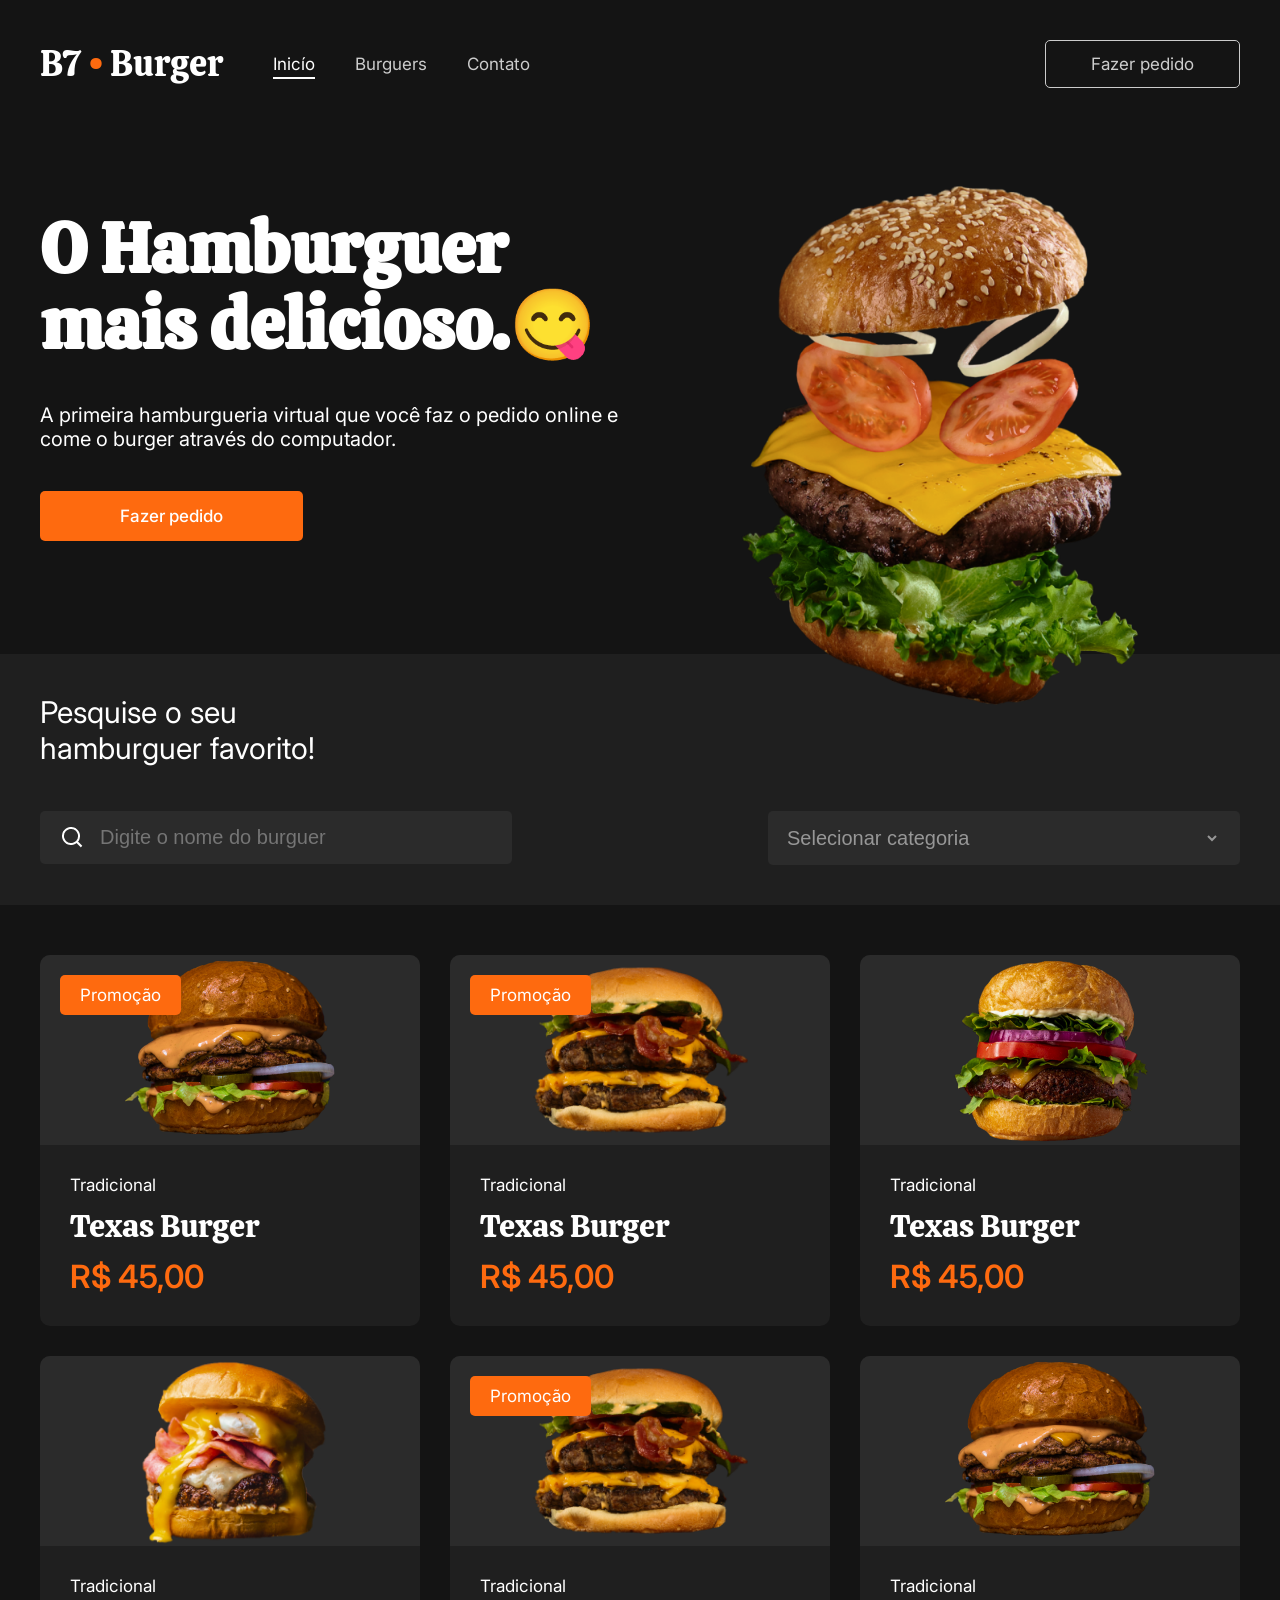
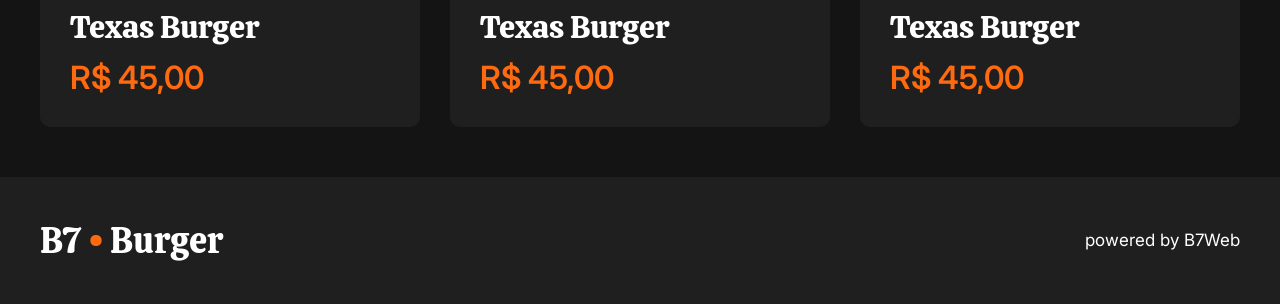
<file: B7burguer/index.html>
<!DOCTYPE html>
<html lang="pt-br">
<head>
    <meta charset="UTF-8">
    <meta name="viewport" content="width=device-width, initial-scale=1.0">
    <title>B7Burger</title>
    <link rel="stylesheet" href="./assets/style.css" type="text/css">
</head>
<body>
    <header>
        <div class="container">
            <div class="logo">
                <a href="">B7 <span>•</span> Burger</a>
            </div>
            <nav>
                <ul class="leftside">
                    <li><a href="" class="selected">Inicío</a></li>
                    <li><a href="">Burguers</a></li>
                    <li><a href="">Contato</a></li>
                </ul>
                <div class="rightside">
                    <a href="" class="button">Fazer pedido</a>
                </div>
            </nav>
            <div class="menu">
                <div class="menu-icon">
                    <div></div>
                    <div></div>
                    <div></div>
                </div>
            </div>
        </div>
    </header>
    <section class="hero">
        <div class="container">
            <div class="leftside">
                <h1>O Hamburguer mais delicioso.😋</h1>
                <p>A primeira hamburgueria virtual que você faz o pedido online e come o burger através do computador.</p>
                <div class="btn-area">
                    <a href="" class="button">Fazer pedido</a>
                </div>
            </div>
            <div class="rightside">
                <img src="./assets/heroBurger.png" alt="Hamburguer">
            </div>
        </div>
    </section>
    <section class="search">
        <div class="container">
            <div class="search-title">
                Pesquise o seu <br> hamburguer favorito!
            </div>
            <div class="search-sides">
                <div class="leftside">
                    <input type="search" placeholder="Digite o nome do burguer">
                </div>
                <div class="rightside">
                    <select name="" id="">
                        <option value="">Selecionar categoria</option>
                    </select>
                </div>
            </div>
        </div>
    </section>
    <main>
        <div class="container">
            <div class="product-grid">
                <a href="">
                    <div class="product">
                        <div class="p-tooltip">Promoção</div>
                        <div class="p-picture">
                            <img src="./assets/burgers/burger1.png" alt="Hamburguer">
                        </div>
                        <div class="p-info">
                            <div class="p-category">Tradicional</div>
                            <div class="p-name">Texas Burger</div>
                            <div class="p-price">R$ 45,00</div>
                        </div>
                    </div>
                </a>
                <a href="">
                    <div class="product">
                        <div class="p-tooltip">Promoção</div>
                        <div class="p-picture">
                            <img src="./assets/burgers/burger2.png" alt="Hamburguer">
                        </div>
                        <div class="p-info">
                            <div class="p-category">Tradicional</div>
                            <div class="p-name">Texas Burger</div>
                            <div class="p-price">R$ 45,00</div>
                        </div>
                    </div>
                </a>
                <a href="">
                    <div class="product">
                        <div class="p-picture">
                            <img src="./assets/burgers/burger3.png" alt="Hamburguer">
                        </div>
                        <div class="p-info">
                            <div class="p-category">Tradicional</div>
                            <div class="p-name">Texas Burger</div>
                            <div class="p-price">R$ 45,00</div>
                        </div>
                    </div>
                </a>
                <a href="">
                    <div class="product">
                        <div class="p-picture">
                            <img src="./assets/burgers/burger4.png" alt="Hamburguer">
                        </div>
                        <div class="p-info">
                            <div class="p-category">Tradicional</div>
                            <div class="p-name">Texas Burger</div>
                            <div class="p-price">R$ 45,00</div>
                        </div>
                    </div>
                </a>
                <a href="">
                    <div class="product">
                        <div class="p-tooltip">Promoção</div>
                        <div class="p-picture">
                            <img src="./assets/burgers/burger2.png" alt="Hamburguer">
                        </div>
                        <div class="p-info">
                            <div class="p-category">Tradicional</div>
                            <div class="p-name">Texas Burger</div>
                            <div class="p-price">R$ 45,00</div>
                        </div>
                    </div>
                </a>
                <a href="">
                    <div class="product">
                        <div class="p-picture">
                            <img src="./assets/burgers/burger1.png" alt="Hamburguer">
                        </div>
                        <div class="p-info">
                            <div class="p-category">Tradicional</div>
                            <div class="p-name">Texas Burger</div>
                            <div class="p-price">R$ 45,00</div>
                        </div>
                    </div>
                </a>
            </div>
        </div>
    </main>
    <footer>
        <div class="container">
            <div class="leftside">
                <div class="logo">
                    <a href="">B7 <span>•</span> Burger</a>
                </div>
            </div>
            <div class="rightside">
                <p>powered by B7Web</p>
            </div>
        </div>
    </footer>
</body>
</html>
</file>
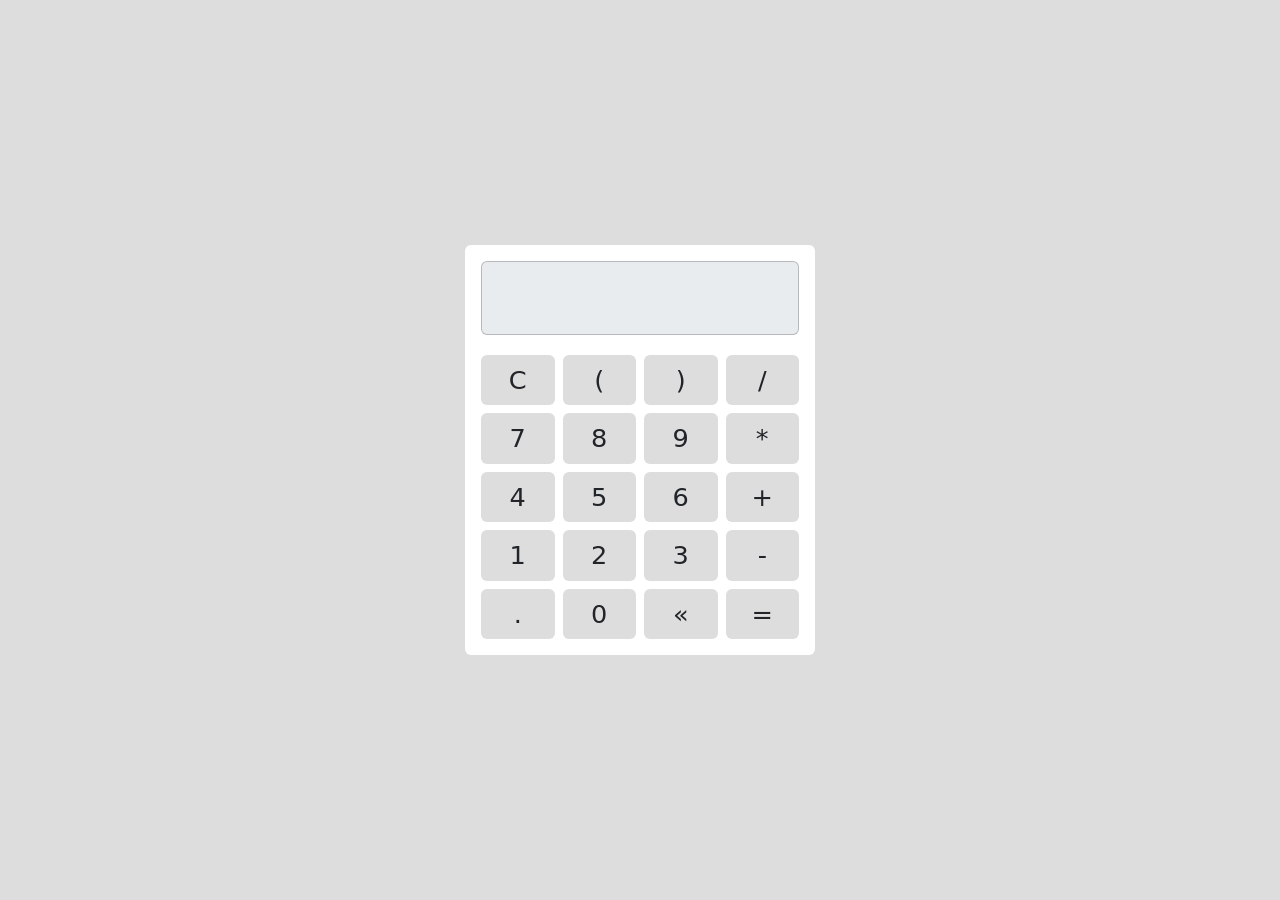
<file: Calculator/index.html>
<!DOCTYPE html>
<html lang="pt-br">
<head>
    <meta charset="UTF-8">
    <meta http-equiv="X-UA-Compatible" content="IE=edge">
    <meta name="viewport" content="width=device-width, initial-scale=1.0">
    <title>Calculadora</title>
    <link rel="stylesheet" href="assets/css/bootstrap.css">
    <link rel="stylesheet" href="assets/css/style.css">
</head>
<body>
    <div class="calc-box rounded">
        <div class="calc-innerbox d-flex flex-column align-items-center p-3">
            <input type="text" class="form-control shadow-none border-secondary" disabled style="--bs-border-opacity: .5;">
            <div class="container-fluid" style="margin-top: 20px;">
                <div class="row gap-2 text-center mb-2" style="font-size: 1.6rem;">
                    <div class="col py-1 rounded clearBtn" style="cursor: pointer;">C</div>
                    <div class="col py-1 rounded numbBtn" style="cursor: pointer;">(</div>
                    <div class="col py-1 rounded numbBtn" style="cursor: pointer;">)</div>
                    <div class="col py-1 rounded numbBtn" style="cursor: pointer;">/</div>
                </div>
                <div class="row gap-2 text-center mb-2" style="font-size: 1.6rem;">
                    <div class="col py-1 rounded numbBtn" style="cursor: pointer;">7</div>
                    <div class="col py-1 rounded numbBtn" style="cursor: pointer;">8</div>
                    <div class="col py-1 rounded numbBtn" style="cursor: pointer;">9</div>
                    <div class="col py-1 rounded numbBtn" style="cursor: pointer;">*</div>
                </div>
                <div class="row gap-2 text-center mb-2" style="font-size: 1.6rem;">
                    <div class="col py-1 rounded numbBtn" style="cursor: pointer;">4</div>
                    <div class="col py-1 rounded numbBtn" style="cursor: pointer;">5</div>
                    <div class="col py-1 rounded numbBtn" style="cursor: pointer;">6</div>
                    <div class="col py-1 rounded numbBtn" style="cursor: pointer;">+</div>
                </div>
                <div class="row gap-2 text-center mb-2" style="font-size: 1.6rem;">
                    <div class="col py-1 rounded numbBtn" style="cursor: pointer;">1</div>
                    <div class="col py-1 rounded numbBtn" style="cursor: pointer;">2</div>
                    <div class="col py-1 rounded numbBtn" style="cursor: pointer;">3</div>
                    <div class="col py-1 rounded numbBtn" style="cursor: pointer;">-</div>
                </div>
                <div class="row gap-2 text-center" style="font-size: 1.6rem;">
                    <div class="col py-1 rounded numbBtn" style="cursor: pointer;">.</div>
                    <div class="col py-1 rounded numbBtn" style="cursor: pointer;">0</div>
                    <div class="col py-1 rounded eraseBtn" style="cursor: pointer;">&laquo;</div>
                    <div class="col py-1 rounded resultBtn" style="cursor: pointer;">=</div>
                </div>
            </div>
        </div>
    </div>


    <script src="assets/js/bootstrap.bundle.js"></script>
    <script src="assets/js/script Constructor.js"></script>
</body>
</html>
</file>
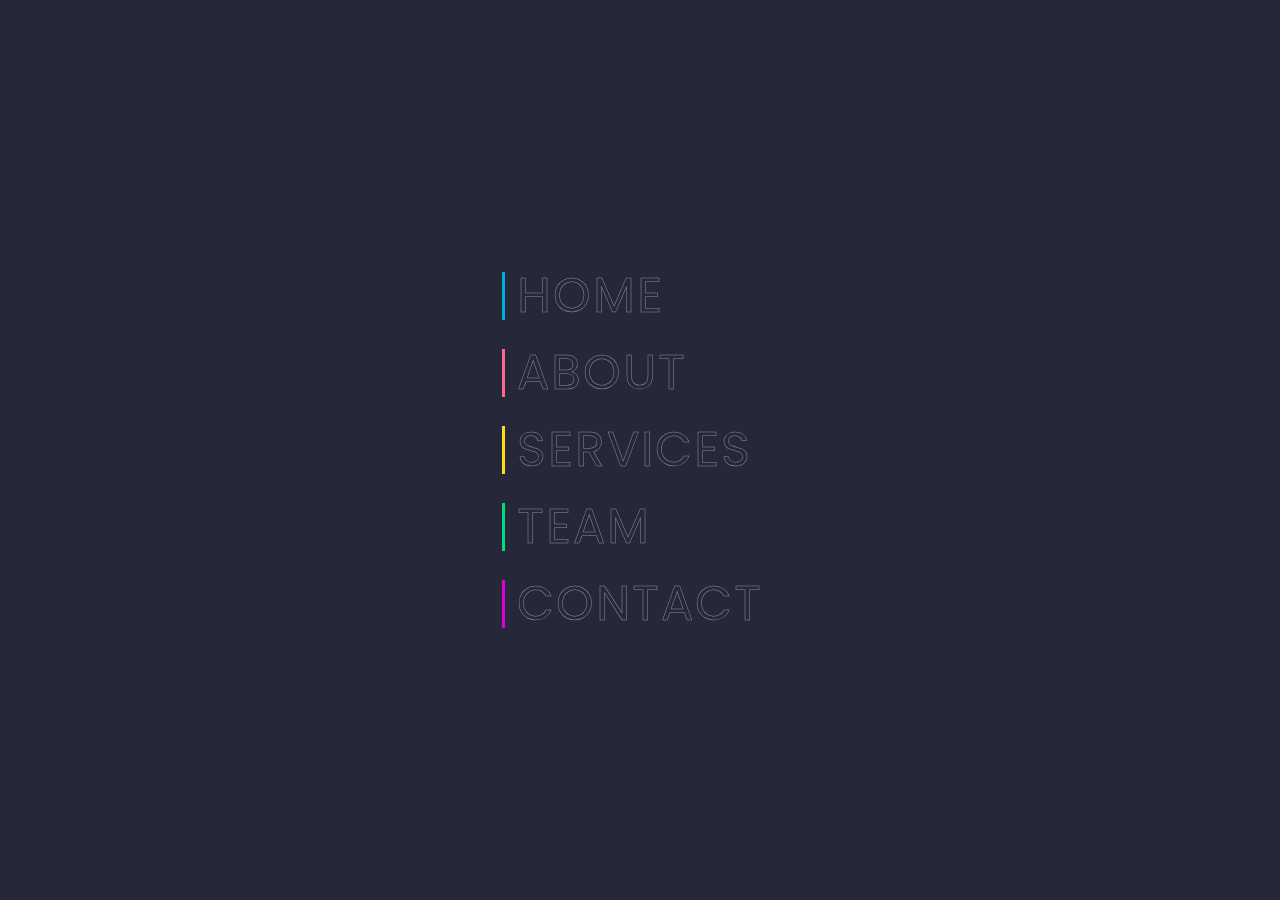
<file: CSS-Hover-Effect/index.html>
<!DOCTYPE html>
<html lang="en">
<head>
    <meta charset="UTF-8">
    <meta http-equiv="X-UA-Compatible" content="IE=edge">
    <meta name="viewport" content="width=device-width, initial-scale=1.0">
    <title>CSS hover effect</title>
    <link rel="stylesheet" href="style.css">
</head>
<body>
    <ul>
        <li style="--clr: #00ade1">
            <a href="#" data-text="&nbsp;home">&nbsp;home&nbsp;</a>
        </li>
        <li style="--clr: #ff6493">
            <a href="#" data-text="&nbsp;about">&nbsp;about&nbsp;</a>
        </li>
        <li style="--clr: #ffdd1c">
            <a href="#" data-text="&nbsp;services">&nbsp;services&nbsp;</a>
        </li>
        <li style="--clr: #00dc82">
            <a href="#" data-text="&nbsp;team">&nbsp;team&nbsp;</a>
        </li>
        <li style="--clr: #dc00d4">
            <a href="#" data-text="&nbsp;contact">&nbsp;contact&nbsp;</a>
        </li>
    </ul>
</body>
</html>
</file>
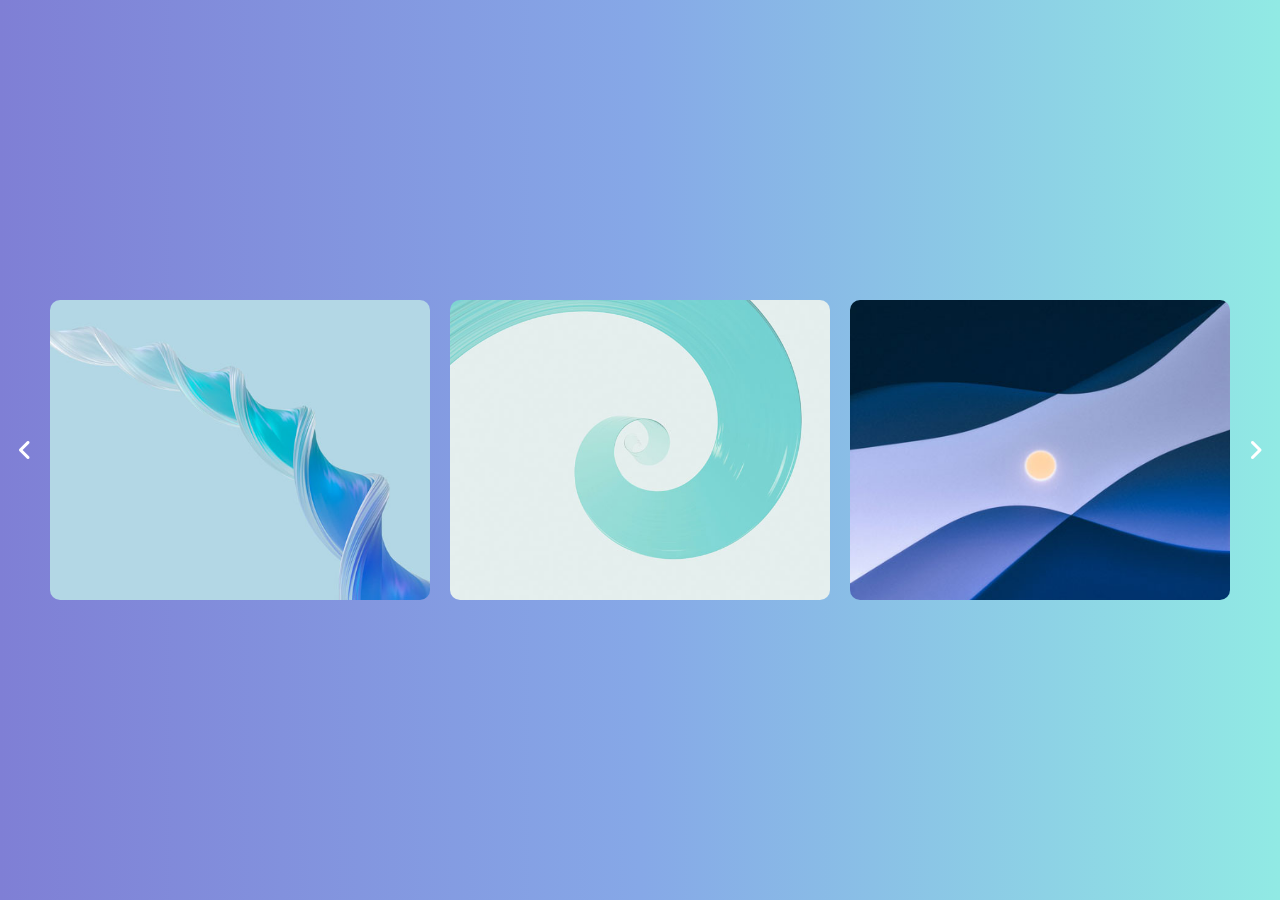
<file: Draggable-Slider/index.html>
<!DOCTYPE html>
<html lang="en">
<head>
    <meta charset="UTF-8">
    <meta http-equiv="X-UA-Compatible" content="IE=edge">
    <meta name="viewport" content="width=device-width, initial-scale=1.0">
    <title>Draggable Slider</title>
    <link rel="stylesheet" href="https://cdnjs.cloudflare.com/ajax/libs/font-awesome/6.4.0/css/all.min.css" integrity="sha512-iecdLmaskl7CVkqkXNQ/ZH/XLlvWZOJyj7Yy7tcenmpD1ypASozpmT/E0iPtmFIB46ZmdtAc9eNBvH0H/ZpiBw==" crossorigin="anonymous" referrerpolicy="no-referrer" />
    <link rel="stylesheet" href="./assets/css/style.css">
</head>
<body>
    <div class="slider">
        <i id="left" class="fa-solid fa-angle-left"></i>
        <div class="slider-inner">
            <div class="img"><img src="./assets/img/image-1.jpg" alt="Image 1"></div>
            <div class="img"><img src="./assets/img/image-2.jpg" alt="Image 2"></div>
            <div class="img"><img src="./assets/img/image-3.jpg" alt="Image 3"></div>
            <div class="img"><img src="./assets/img/image-4.jpg" alt="Image 4"></div>
            <div class="img"><img src="./assets/img/image-5.jpg" alt="Image 5"></div>
            <div class="img"><img src="./assets/img/image-6.jpg" alt="Image 6"></div>
            <div class="img"><img src="./assets/img/image-7.jpg" alt="Image 7"></div>
            <div class="img"><img src="./assets/img/image-8.jpg" alt="Image 8"></div>
        </div>
        <i id="right" class="fa-solid fa-angle-right"></i>
    </div>

    <script src="./assets/js/main.js"></script>
</body>
</html>
</file>
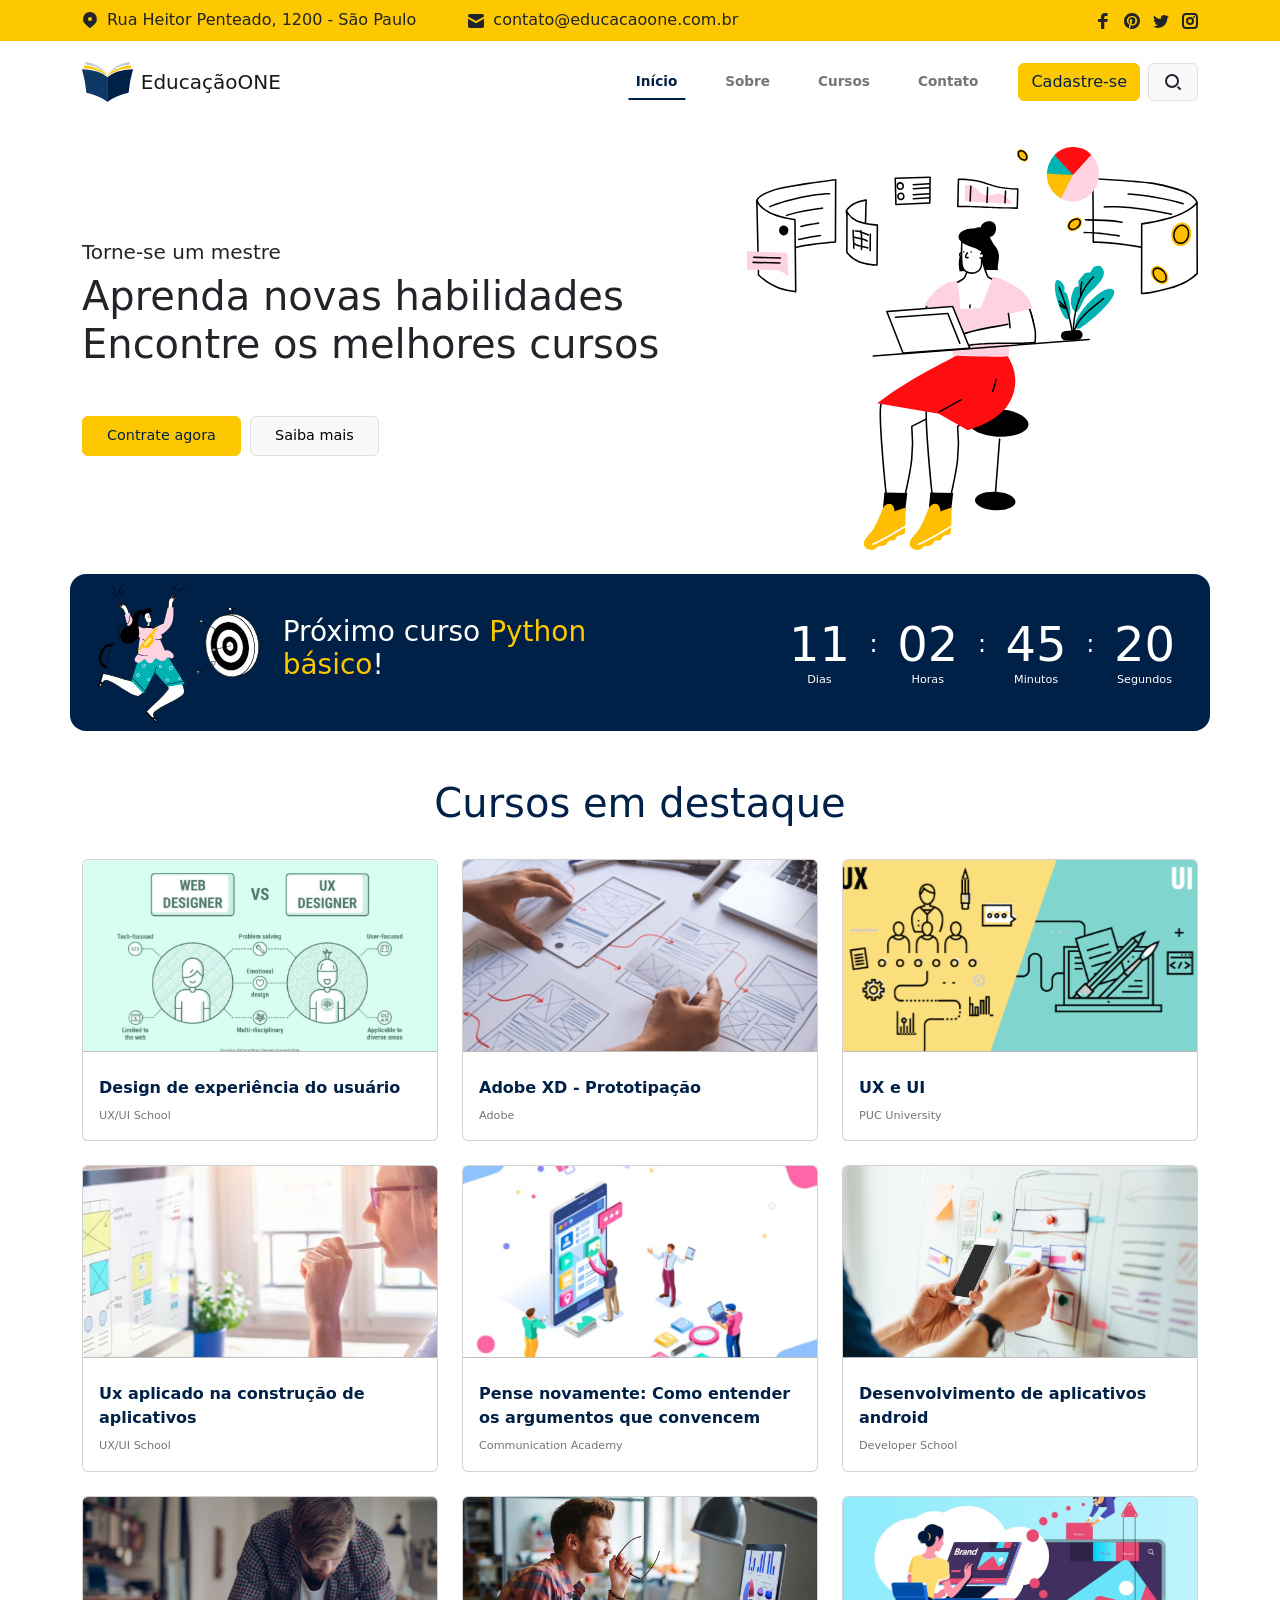
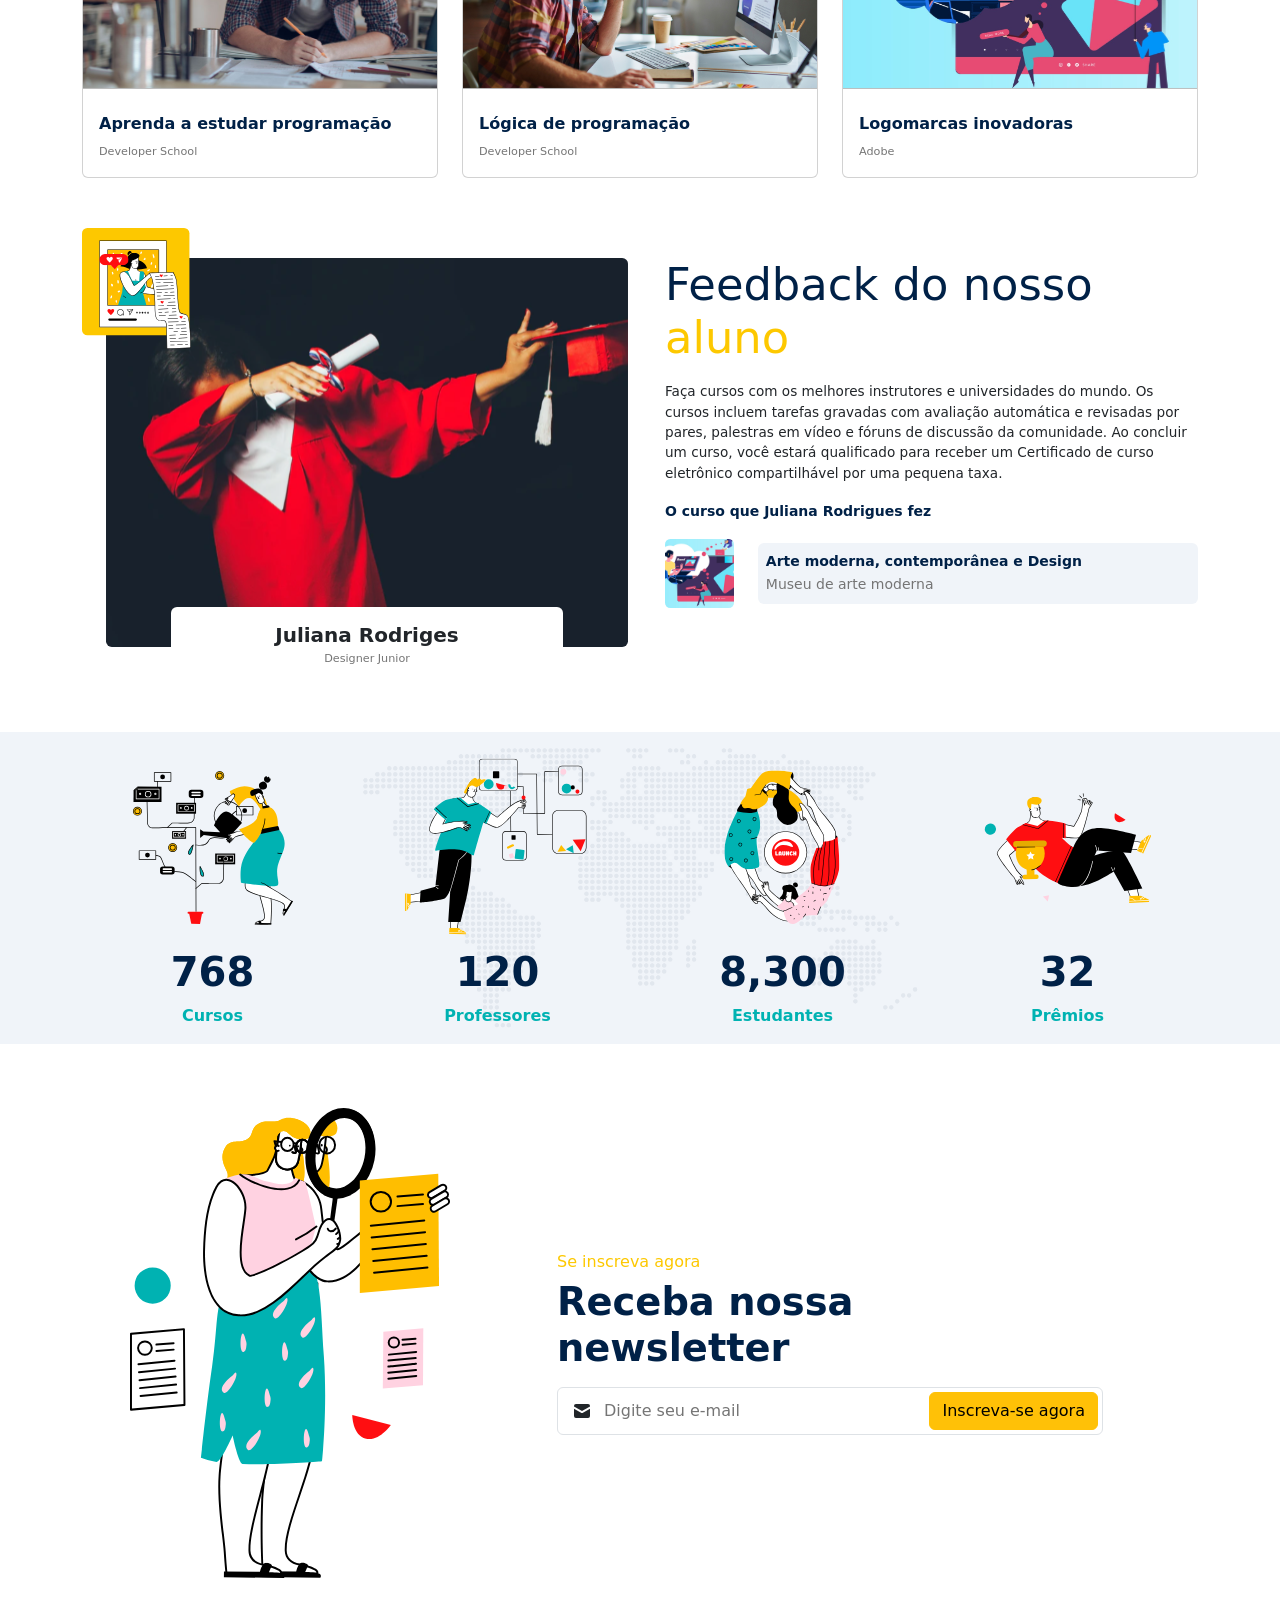
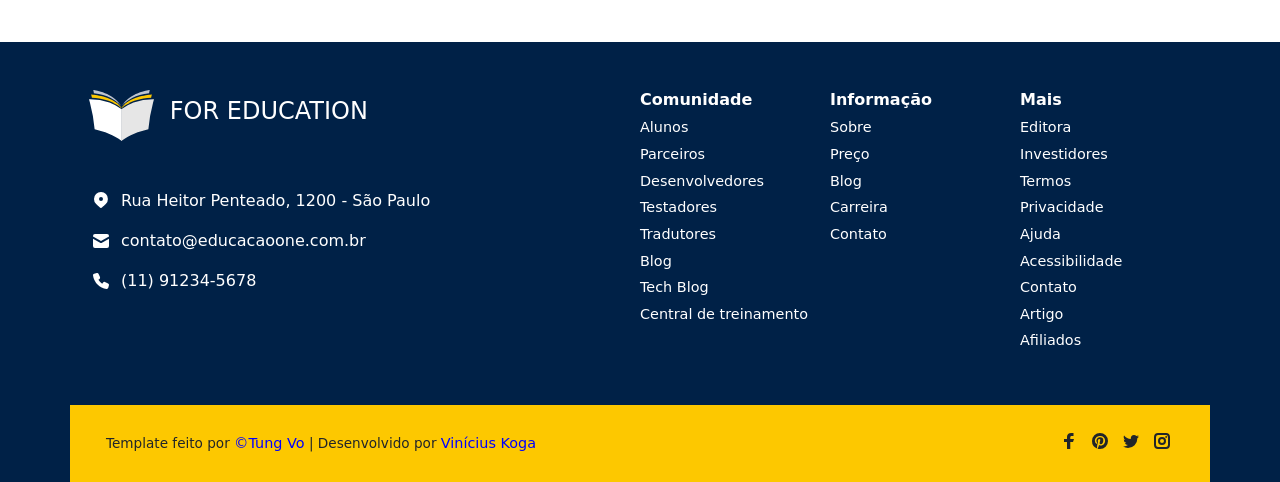
<file: Education-Website/index.html>
<!DOCTYPE html>
<html lang="pt-br">
   <head>
      <meta charset="UTF-8" />
      <meta http-equiv="X-UA-Compatible" content="IE=edge" />
      <meta name="viewport" content="width=device-width, initial-scale=1.0" />
      <title>EducaçãoONE</title>
      <link rel="stylesheet" href="assets/css/bootstrap.css" />
      <link rel="stylesheet" href="assets/css/style.css" />
      <link rel="shortcut icon" href="assets/images/logo.svg" />
   </head>
   <body>
      <!-- YELLOW HEADER -->
      <header class="bg-primary">
         <div class="container p-2 d-flex">
            <div class="d-none d-lg-block">
               <img src="assets/images/pin.svg" alt="pin icon" />
               Rua Heitor Penteado, 1200 - São Paulo
            </div>
            <div class="d-none d-md-block ms-lg-5">
               <img src="assets/images/letter.svg" alt="letter icon" />
               contato@educacaoone.com.br
            </div>
            <div class="mx-auto ms-md-auto me-md-0 socialIcons">
               <a href="#">
                  <img
                     src="assets/images/facebook.svg"
                     alt="facebook"
                     style="cursor: pointer"
                  />
               </a>
               <a href="#">
                  <img
                     src="assets/images/pinterest.svg"
                     alt="pinterest"
                     style="cursor: pointer"
                  />
               </a>
               <a href="#">
                  <img
                     src="assets/images/twitter.svg"
                     alt="twitter"
                     style="cursor: pointer"
                  />
               </a>
               <a href="#">
                  <img
                     src="assets/images/instagram.svg"
                     alt="instagram"
                     style="cursor: pointer"
                  />
               </a>
            </div>
         </div>
      </header>

      <!-- NAVBAR -->
      <nav class="navbar navbar-expand-md p-3">
         <div class="container">
            <a class="navbar-brand d-flex align-items-center" href="#">
               <img
                  src="assets/images/logo.svg"
                  alt="logo"
                  style="height: 40px"
               />
               <h3 class="lead ps-2 mb-0">EducaçãoONE</h3>
            </a>

            <button
               class="navbar-toggler shadow-none"
               type="button"
               data-bs-toggle="collapse"
               data-bs-target="#navbarSupportedContent"
               aria-controls="navbarSupportedContent"
               aria-expanded="false"
               aria-label="Toggle navigation"
            >
               <span class="navbar-toggler-icon"></span>
            </button>

            <div class="collapse navbar-collapse" id="navbarSupportedContent">
               <ul class="navbar-nav ms-auto mb-0 me-3 mt-2 mt-md-0">
                  <li class="nav-item mx-1 mx-lg-3">
                     <a
                        class="nav-link fw-bold selected"
                        href="#"
                        style="font-size: 0.85rem"
                        >Início</a
                     >
                  </li>
                  <li class="nav-item mx-1 mx-lg-3">
                     <a
                        class="nav-link fw-bold"
                        href="#"
                        style="font-size: 0.85rem"
                        >Sobre</a
                     >
                  </li>
                  <li class="nav-item mx-1 mx-lg-3">
                     <a
                        class="nav-link fw-bold"
                        href="#"
                        style="font-size: 0.85rem"
                        >Cursos</a
                     >
                  </li>
                  <li class="nav-item mx-1 mx-lg-3">
                     <a
                        class="nav-link fw-bold"
                        href="#"
                        style="font-size: 0.85rem"
                        >Contato</a
                     >
                  </li>
               </ul>
               <div class="mt-3 mt-md-0 d-flex">
                  <a href="#">
                     <button class="btn btn-primary">Cadastre-se</button>
                  </a>
                  <a href="#">
                     <button
                        class="btn btn-light ms-2 d-flex justify-content-center align-items-center h-100"
                     >
                        <img src="assets/images/search.svg" alt="search icon" />
                     </button>
                  </a>
               </div>
            </div>
         </div>
      </nav>

      <!-- SECTION BANNER -->
      <section>
         <div class="container animated0">
            <div class="row py-4">
               <div class="col-lg-7 align-self-center">
                  <h5>Torne-se um mestre</h5>
                  <h1>
                     Aprenda novas habilidades
                     <br />
                     Encontre os melhores cursos
                  </h1>
                  <div class="mt-5">
                     <a href="#">
                        <button
                           class="btn btn-primary py-2 px-4 me-1"
                           style="font-size: 0.9rem"
                        >
                           Contrate agora
                        </button>
                     </a>
                     <a href="#">
                        <button
                           class="btn btn-light py-2 px-4"
                           style="font-size: 0.9rem"
                        >
                           Saiba mais
                        </button>
                     </a>
                  </div>
               </div>
               <div class="col-lg-5">
                  <img
                     src="assets/images/banner.svg"
                     class="img-fluid my-auto d-none d-lg-block"
                     alt="main banner"
                  />
               </div>
            </div>
         </div>
      </section>

      <!-- SECTION CRONOMETER -->
      <section>
         <div class="container">
            <div
               class="row bg-darkBlue rounded-4 align-items-center px-3 py-2 cronBox"
            >
               <div class="col-2 d-none d-lg-block">
                  <img
                     src="assets/images/success.svg"
                     class="img-fluid"
                     alt="target image"
                  />
               </div>
               <div class="col-6 col-md-6 col-lg-5 text-white cronLeftText">
                  <h3>
                     Próximo curso
                     <span class="text-primary"
                        >Python <br />
                        básico</span
                     >!
                  </h3>
               </div>
               <div
                  class="col-6 col-md-6 col-lg-5 text-white cronometer mt-2 mt-xl-4"
               >
                  <div
                     class="row g-0 align-items-center text-center ms-auto"
                     style="max-width: 400px"
                  >
                     <div class="col">
                        <h1 class="cronDays">11</h1>
                        <p>Dias</p>
                     </div>
                     <div class="col-1 fs-4 equalSign">:</div>
                     <div class="col">
                        <h1 class="cronHours">02</h1>
                        <p>Horas</p>
                     </div>
                     <div class="col-1 fs-4 equalSign">:</div>
                     <div class="col">
                        <h1 class="cronMinutes">45</h1>
                        <p>Minutos</p>
                     </div>
                     <div class="col-1 fs-4 equalSign">:</div>
                     <div class="col">
                        <h1 class="cronSeconds">21</h1>
                        <p>Segundos</p>
                     </div>
                  </div>
               </div>
            </div>
         </div>
      </section>

      <!-- SECTION CARDS -->
      <section class="secCards1 my-4 my-md-5">
         <div class="container">
            <div class="row">
               <div class="col-12 text-center">
                  <h1 style="color: var(--clr-darkblue)">Cursos em destaque</h1>
               </div>
            </div>

            <div class="row row-cols-1 row-cols-md-2 row-cols-lg-3">
               <div class="col mt-4">
                  <a href="#">
                     <div class="card secCard1 h-100">
                        <img
                           src="assets/images/curso01.svg"
                           alt="Curso - Design de experiência do usuário"
                        />
                        <div class="card-body">
                           <div class="card-title fw-bold mt-2">
                              Design de experiência do usuário
                           </div>
                           <div class="card-text">UX/UI School</div>
                        </div>
                     </div>
                  </a>
               </div>

               <div class="col mt-4">
                  <a href="#">
                     <div class="card secCard1 h-100">
                        <img
                           src="assets/images/curso02.svg"
                           alt="Curso - Design de experiência do usuário"
                        />
                        <div class="card-body">
                           <div class="card-title fw-bold mt-2">
                              Adobe XD - Prototipação
                           </div>
                           <div class="card-text">Adobe</div>
                        </div>
                     </div>
                  </a>
               </div>

               <div class="col mt-4">
                  <a href="#">
                     <div class="card secCard1 h-100">
                        <img
                           src="assets/images/curso03.svg"
                           alt="Curso - Design de experiência do usuário"
                        />
                        <div class="card-body">
                           <div class="card-title fw-bold mt-2">UX e UI</div>
                           <div class="card-text">PUC University</div>
                        </div>
                     </div>
                  </a>
               </div>

               <div class="col mt-4 hideSM">
                  <a href="#">
                     <div class="card secCard1 h-100">
                        <img
                           src="assets/images/curso04.svg"
                           alt="Curso - Design de experiência do usuário"
                        />
                        <div class="card-body">
                           <div class="card-title fw-bold mt-2">
                              Ux aplicado na construção de aplicativos
                           </div>
                           <div class="card-text">UX/UI School</div>
                        </div>
                     </div>
                  </a>
               </div>

               <div class="col mt-4 hideSM">
                  <a href="#">
                     <div class="card secCard1 h-100">
                        <img
                           src="assets/images/curso05.svg"
                           alt="Curso - Design de experiência do usuário"
                        />
                        <div class="card-body">
                           <div class="card-title fw-bold mt-2">
                              Pense novamente: Como entender os argumentos que
                              convencem
                           </div>
                           <div class="card-text">Communication Academy</div>
                        </div>
                     </div>
                  </a>
               </div>

               <div class="col mt-4 hideSM">
                  <a href="#">
                     <div class="card secCard1 h-100">
                        <img
                           src="assets/images/curso06.svg"
                           alt="Curso - Design de experiência do usuário"
                        />
                        <div class="card-body">
                           <div class="card-title fw-bold mt-2">
                              Desenvolvimento de aplicativos android
                           </div>
                           <div class="card-text">Developer School</div>
                        </div>
                     </div>
                  </a>
               </div>

               <div class="col mt-4 hideSM">
                  <a href="#">
                     <div class="card secCard1 h-100">
                        <img
                           src="assets/images/curso07.svg"
                           alt="Curso - Design de experiência do usuário"
                        />
                        <div class="card-body">
                           <div class="card-title fw-bold mt-2">
                              Aprenda a estudar programação
                           </div>
                           <div class="card-text">Developer School</div>
                        </div>
                     </div>
                  </a>
               </div>

               <div class="col mt-4 hideSM">
                  <a href="#">
                     <div class="card secCard1 h-100">
                        <img
                           src="assets/images/curso08.svg"
                           alt="Curso - Design de experiência do usuário"
                        />
                        <div class="card-body">
                           <div class="card-title fw-bold mt-2">
                              Lógica de programação
                           </div>
                           <div class="card-text">Developer School</div>
                        </div>
                     </div>
                  </a>
               </div>

               <div class="col mt-4 hideSM d-none d-lg-block">
                  <a href="#">
                     <div class="card secCard1 h-100">
                        <img
                           src="assets/images/curso09.svg"
                           alt="Curso - Design de experiência do usuário"
                        />
                        <div class="card-body">
                           <div class="card-title fw-bold mt-2">
                              Logomarcas inovadoras
                           </div>
                           <div class="card-text">Adobe</div>
                        </div>
                     </div>
                  </a>
               </div>
            </div>
         </div>
      </section>

      <!-- SECTION FEEDBACK -->
      <section style="margin-top: 80px">
         <div class="container animated1">
            <div class="row">
               <div class="col-12 col-md-6 mb-4 mb-md-0">
                  <div
                     class="secFeedback-leftBox position-relative ps-3 pe-3 ps-md-4 pe-md-0"
                  >
                     <img
                        src="assets/images/aluno01-top.svg"
                        alt="Student Image-top"
                        class="position-absolute"
                        style="top: -30px; left: 0; width: 20%"
                     />

                     <img
                        src="assets/images/aluno01.svg"
                        alt="Student Image"
                        class="img-fluid"
                        style="width: 100%"
                     />

                     <div
                        class="card mx-auto border-0"
                        style="width: 75%; margin-top: -40px"
                     >
                        <div class="card-body text-center">
                           <div class="card-title h5 fw-bold mb-1">
                              Juliana Rodriges
                           </div>
                           <div class="card-text">Designer Junior</div>
                        </div>
                     </div>
                  </div>
               </div>

               <div class="col-12 col-md-6 feedbackBox">
                  <h1
                     style="font-size: clamp(2rem, 3.5vw, 3.5rem)"
                     class="text-dark mb-3"
                  >
                     Feedback do nosso <span class="text-primary">aluno</span>
                  </h1>
                  <p style="font-size: 0.85rem">
                     Faça cursos com os melhores instrutores e universidades do
                     mundo. Os cursos incluem tarefas gravadas com avaliação
                     automática e revisadas por pares, palestras em vídeo e
                     fóruns de discussão da comunidade. Ao concluir um curso,
                     você estará qualificado para receber um Certificado de
                     curso eletrônico compartilhável por uma pequena taxa.
                  </p>
                  <small class="fw-bold text-dark"
                     >O curso que Juliana Rodrigues fez</small
                  >
                  <div class="row mt-3">
                     <div class="col-3 col-xl-2">
                        <a href="#">
                           <img
                              src="assets/images/aluno01-curso.svg"
                              alt="Student Class Image"
                              class="w-100"
                           />
                        </a>
                     </div>
                     <div class="col my-auto">
                        <div class="bg-light rounded p-2">
                           <a href="#" class="classLink">
                              <small class="text-dark fw-bold d-block"
                                 >Arte moderna, contemporânea e Design</small
                              >
                              <small class="text-secondary"
                                 >Museu de arte moderna</small
                              >
                           </a>
                        </div>
                     </div>
                  </div>
               </div>
            </div>
         </div>
      </section>

      <!-- SECTION NUMBERS -->
      <section class="mt-5 bg-light py-3">
         <div class="container bgMap">
            <div class="row row-cols-2 row-cols-md-4 text-center">
               <div class="col">
                  <img
                     src="assets/images/thumb-cursos.svg"
                     class="img-fluid"
                     alt="Thumbnail Cursos"
                  />
                  <div class="h1 fw-bold text-dark">768</div>
                  <div class="text-info fw-bold">Cursos</div>
               </div>
               <div class="col">
                  <img
                     src="assets/images/thumb-professores.svg"
                     class="img-fluid"
                     alt="Thumbnail Cursos"
                  />
                  <div class="h1 fw-bold text-dark">120</div>
                  <div class="text-info fw-bold">Professores</div>
               </div>
               <div class="col">
                  <img
                     src="assets/images/thumb-estudantes.svg"
                     class="img-fluid"
                     alt="Thumbnail Cursos"
                  />
                  <div class="h1 fw-bold text-dark">8,300</div>
                  <div class="text-info fw-bold">Estudantes</div>
               </div>
               <div class="col">
                  <img
                     src="assets/images/thumb-premios.svg"
                     class="img-fluid"
                     alt="Thumbnail Cursos"
                  />
                  <h1 class="fw-bold text-dark">32</h1>
                  <div class="text-info fw-bold">Prêmios</div>
               </div>
            </div>
         </div>
      </section>

      <!-- SECTION NEWSLETTER -->
      <section class="my-5 my-md-3">
         <div class="container animated2">
            <div class="row align-items-center">
               <div class="col-5 d-none d-md-block">
                  <img
                     src="assets/images/Recruiting.svg"
                     class="img-fluid px-5 py-5"
                     alt="Newsletter Image"
                  />
               </div>
               <div class="col col-md-7 col-lg-6">
                  <h6 class="text-primary">Se inscreva agora</h6>
                  <h1
                     class="text-dark mb-3 fw-bold"
                     style="font-size: clamp(1.7rem, 3vw, 3rem)"
                  >
                     Receba nossa <br />
                     newsletter
                  </h1>
                  <form
                     class="inputGroup d-flex border rounded p-1"
                     style="width: 100%"
                  >
                     <img
                        src="assets/images/letter.svg"
                        class="px-2"
                        alt="E-mail image"
                     />
                     <input
                        type="email"
                        class="flex-grow-1 border-0"
                        placeholder="Digite seu e-mail"
                        required
                     />
                     <button
                        type="submit"
                        class="btn btn-warning"
                        style="min-width: 7.5rem"
                     >
                        Inscreva-se agora
                     </button>
                  </form>
               </div>
            </div>
         </div>
      </section>

      <!-- FOOTER -->
      <footer class="bg-darkBlue">
         <div class="container">
            <div class="row row-cols-1 row-cols-md-2 py-5">
               <div class="col text-white">
                  <div class="d-flex align-items-center mb-5">
                     <img
                        src="assets/images/logo-white.svg"
                        class="pe-3"
                        alt="Logo"
                     />
                     <h4 class="text-white fw-lighter">FOR EDUCATION</h4>
                  </div>

                  <div class="d-flex fw-light mb-3">
                     <img
                        src="assets/images/map-white.svg"
                        class="me-2"
                        alt="Map image"
                     />
                     Rua Heitor Penteado, 1200 - São Paulo
                  </div>

                  <div class="d-flex fw-light mb-3">
                     <img
                        src="assets/images/letter-white.svg"
                        class="me-2"
                        alt="Letter image"
                     />
                     contato@educacaoone.com.br
                  </div>

                  <div class="d-flex fw-light mb-3">
                     <img
                        src="assets/images/phone-white.svg"
                        class="me-2"
                        alt="Letter image"
                     />
                     (11) 91234-5678
                  </div>
               </div>
               <div class="col d-none d-md-block">
                  <div class="row text-white">
                     <div class="col-6 col-lg-4 px-0">
                        <h6 class="fw-bolder">Comunidade</h6>
                        <a href="#">Alunos</a>
                        <a href="#">Parceiros</a>
                        <a href="#">Desenvolvedores</a>
                        <a href="#">Testadores</a>
                        <a href="#">Tradutores</a>
                        <a href="#">Blog</a>
                        <a href="#">Tech Blog</a>
                        <a href="#">Central de treinamento</a>
                     </div>
                     <div class="col-6 col-lg-4 px-0">
                        <h6 class="fw-bolder">Informação</h6>
                        <a href="#">Sobre</a>
                        <a href="#">Preço</a>
                        <a href="#">Blog</a>
                        <a href="#">Carreira</a>
                        <a href="#">Contato</a>
                     </div>
                     <div class="d-none d-lg-block col-4 px-0">
                        <h6 class="fw-bolder">Mais</h6>
                        <a href="#">Editora</a>
                        <a href="#">Investidores</a>
                        <a href="#">Termos</a>
                        <a href="#">Privacidade</a>
                        <a href="#">Ajuda</a>
                        <a href="#">Acessibilidade</a>
                        <a href="#">Contato</a>
                        <a href="#">Artigo</a>
                        <a href="#">Afiliados</a>
                     </div>
                  </div>
               </div>
            </div>

            <div class="row bg-primary p-4">
               <div
                  class="col d-block d-md-flex align-items-center text-center text-md-start"
               >
                  <div class="me-auto" style="font-size: 0.85rem">
                     Template feito por
                     <a
                        href="https://www.behance.net/vctung"
                        class="d-inline"
                        style="color: rgb(0, 0, 255)"
                        target="_blank"
                        >©Tung Vo</a
                     >
                     | Desenvolvido por
                     <a
                        href="https://github.com/vinicius-koga"
                        class="d-inline"
                        style="color: rgb(0, 0, 255)"
                        target="_blank"
                        >Vinícius Koga</a
                     >
                  </div>
                  <div
                     class="socialIcons d-flex pt-3 pt-md-0 justify-content-center justify-content-md-start"
                  >
                     <a href="#">
                        <img
                           src="assets/images/facebook.svg"
                           alt="facebook"
                           style="cursor: pointer"
                        />
                     </a>
                     <a href="#">
                        <img
                           src="assets/images/pinterest.svg"
                           alt="pinterest"
                           style="cursor: pointer"
                        />
                     </a>
                     <a href="#">
                        <img
                           src="assets/images/twitter.svg"
                           alt="twitter"
                           style="cursor: pointer"
                        />
                     </a>
                     <a href="#">
                        <img
                           src="assets/images/instagram.svg"
                           alt="instagram"
                           style="cursor: pointer"
                        />
                     </a>
                  </div>
               </div>
            </div>
         </div>
      </footer>

      <script src="assets/js/bootstrap.bundle.js"></script>
      <script src="assets/js/script.js"></script>
   </body>
</html>
</file>
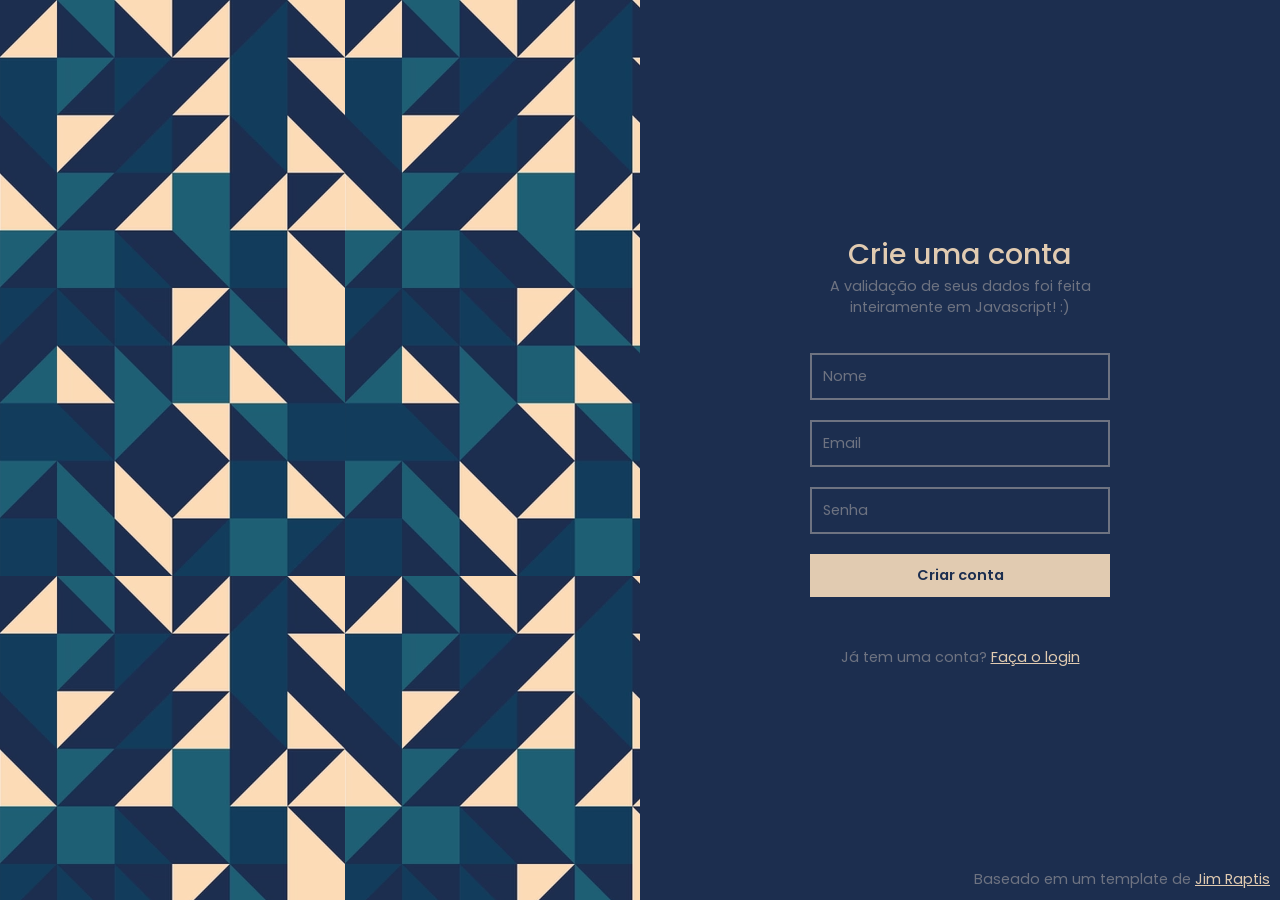
<file: Form-Validator/index.html>
<!DOCTYPE html>
<html lang="pt-br">
<head>
   <meta charset="UTF-8">
   <meta http-equiv="X-UA-Compatible" content="IE=edge">
   <meta name="viewport" content="width=device-width, initial-scale=1.0">
   <title>Form Validator</title>
   <link rel="stylesheet" href="./assets/css/style.css">
   <link rel="preconnect" href="https://fonts.googleapis.com">
   <link rel="preconnect" href="https://fonts.gstatic.com" crossorigin>
   <link href="https://fonts.googleapis.com/css2?family=Poppins:wght@200;300;400;500;600&display=swap" rel="stylesheet"> 
</head>
<body>
   <div class="screen">
      <section class="leftside">
      </section>

      <main class="rightside">

         <!-- <div class="info tg" style="border-radius: 8px;" data-bs-toggle="modal" data-bs-target="#exampleModal">?</div> -->

         <form method="post" class="validator" action="example.php">
            <fieldset>
               <legend>Crie uma conta</legend>
               <p>A validação de seus dados foi feita inteiramente em Javascript! :)</p>
               <div class="form-input">
                  <input type="text" name="username" placeholder="Nome" data-rules="required&min=2&name&needSpace" class="text-input">
               </div>
               <div class="form-input">
                  <input type="text" name="email" placeholder="Email"  data-rules="required&email" class="text-input">
               </div>
               <div class="form-input">
                  <input type="password" name="password" placeholder="Senha"  data-rules="required&min=8&needSymbol&noSpace" class="text-input">
               </div>
               <div class="form-input">
                  <input type="submit" value="Criar conta" id="submits">
               </div>
            </fieldset>
         </form>

         <div class="login">
            Já tem uma conta? <a href="#">Faça o login</a>
         </div>

         <footer class="copyright">Baseado em um template de <a href="https://www.jimraptis.com/?ref=dribbble" target="_blank">Jim Raptis</a></footer>
      </main>
   </div>

    <script src="assets/js/script.js"></script>
</body>
</html>
</file>
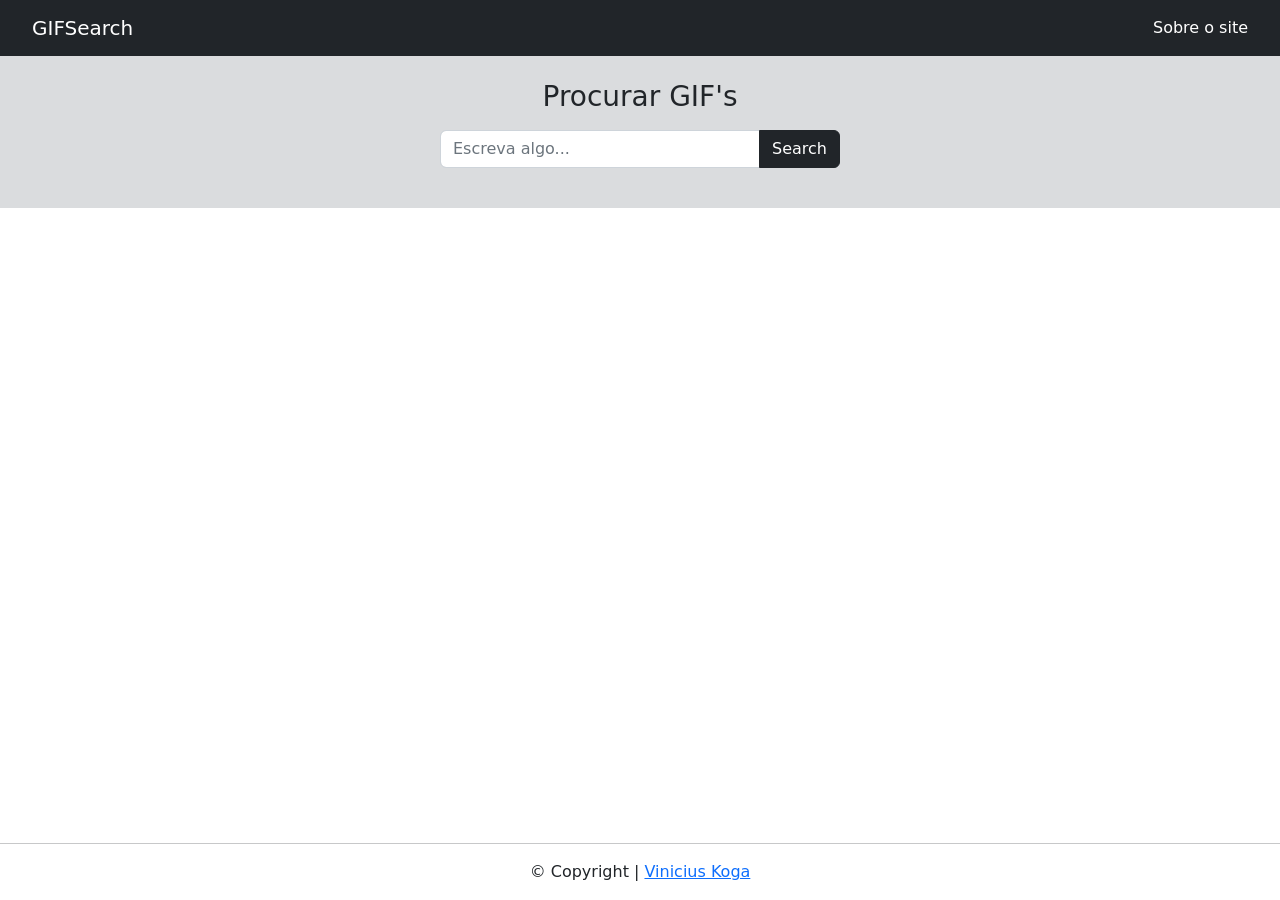
<file: Gif-Searcher/index.html>
<!DOCTYPE html>
<html lang="pt-br">
   <head>
      <meta charset="UTF-8" />
      <meta http-equiv="X-UA-Compatible" content="IE=edge" />
      <meta
         name="viewport"
         content="width=device-width, initial-scale=1.0, shrink-to-fit=no"
      />
      <title>GIFSearch</title>
      <link rel="stylesheet" href="assets/css/bootstrap.css" />
   </head>
   <body>
      <div
         class="modal fade"
         id="exampleModal"
         tabindex="-1"
         aria-labelledby="exampleModalLabel"
         aria-hidden="true"
      >
         <div class="modal-dialog modal-dialog-centered">
            <div class="modal-content">
               <div class="modal-header">
                  <h1 class="modal-title fs-5" id="exampleModalLabel">
                     Sobre o site
                  </h1>
                  <button
                     type="button"
                     class="btn-close"
                     data-bs-dismiss="modal"
                     aria-label="Close"
                  ></button>
               </div>
               <div class="modal-body" style="line-height: 35px">
                  Site que faz buscas por GIF's utilizando fetch(API)<br />
                  <hr />
                  Tecnologias utilizadas:<br />
                  <ul>
                     <li>HTML5</li>
                     <li>CSS3</li>
                     <li>JAVASCRIPT</li>
                     <li>BOOTSTRAP v5.2</li>
                  </ul>
                  <hr />
                  Para mais informações sobre a API utilizada acesse:
                  <a
                     href="https://tenor.com/gifapi/documentation#quickstart"
                     target="_blank"
                     >tenorAPI</a
                  >.
               </div>
               <div class="modal-footer">
                  <button
                     type="button"
                     class="btn btn-dark"
                     data-bs-dismiss="modal"
                  >
                     Close
                  </button>
               </div>
            </div>
         </div>
      </div>

      <div class="modal fade" id="gifModal" tabindex="-1" aria-hidden="true">
         <div class="modal-dialog modal-dialog-centered">
            <div class="modal-content">
               <div class="modal-header">
                  <button
                     type="button"
                     class="btn-close shadow-none"
                     data-bs-dismiss="modal"
                     aria-label="Close"
                  ></button>
               </div>
               <div class="modal-body text-center"></div>
               <div class="modal-footer"></div>
            </div>
         </div>
      </div>

      <header>
         <div class="navbar navbar-dark bg-dark">
            <div class="container-fluid px-2 px-md-4">
               <a href="" class="text-decoration-none">
                  <div class="navbar-brand mx-2">GIFSearch</div>
               </a>
               <nav>
                  <a
                     href="#"
                     class="text-white text-decoration-none mx-2"
                     data-bs-toggle="modal"
                     data-bs-target="#exampleModal"
                     >Sobre o site</a
                  >
               </nav>
            </div>
         </div>
      </header>

      <section
         class="container-fluid text-center py-4 bg-secondary bg-opacity-25 mb-3"
      >
         <div class="container d-flex flex-column align-items-center">
            <h3 class="mb-3">Procurar GIF's</h3>
            <div class="inputBox" style="max-width: 400px; width: 100%">
               <div class="input-group mb-3">
                  <input
                     type="text"
                     class="form-control searchGif shadow-none"
                     placeholder="Escreva algo..."
                     aria-label="Escreva algo"
                     aria-describedby="button-addon2"
                  />
                  <button
                     class="btn btn-dark SearchGifBtn"
                     type="button"
                     id="button-addon2"
                  >
                     Search
                  </button>
               </div>
            </div>
         </div>
      </section>

      <section>
         <div class="container" style="width: 100%">
            <div class="row gifs" style="margin-bottom: 80px"></div>
         </div>
      </section>

      <footer class="text-center w-100 pb-3 position-fixed bottom-0 bg-white">
         <hr style="margin-top: 0" />
         © Copyright |
         <a href="https://github.com/vinicius-koga" target="_blank"
            >Vinicius Koga</a
         >
      </footer>

      <script src="assets/js/bootstrap.bundle.min.js"></script>
      <script src="assets/js/script.js"></script>
   </body>
</html>
</file>
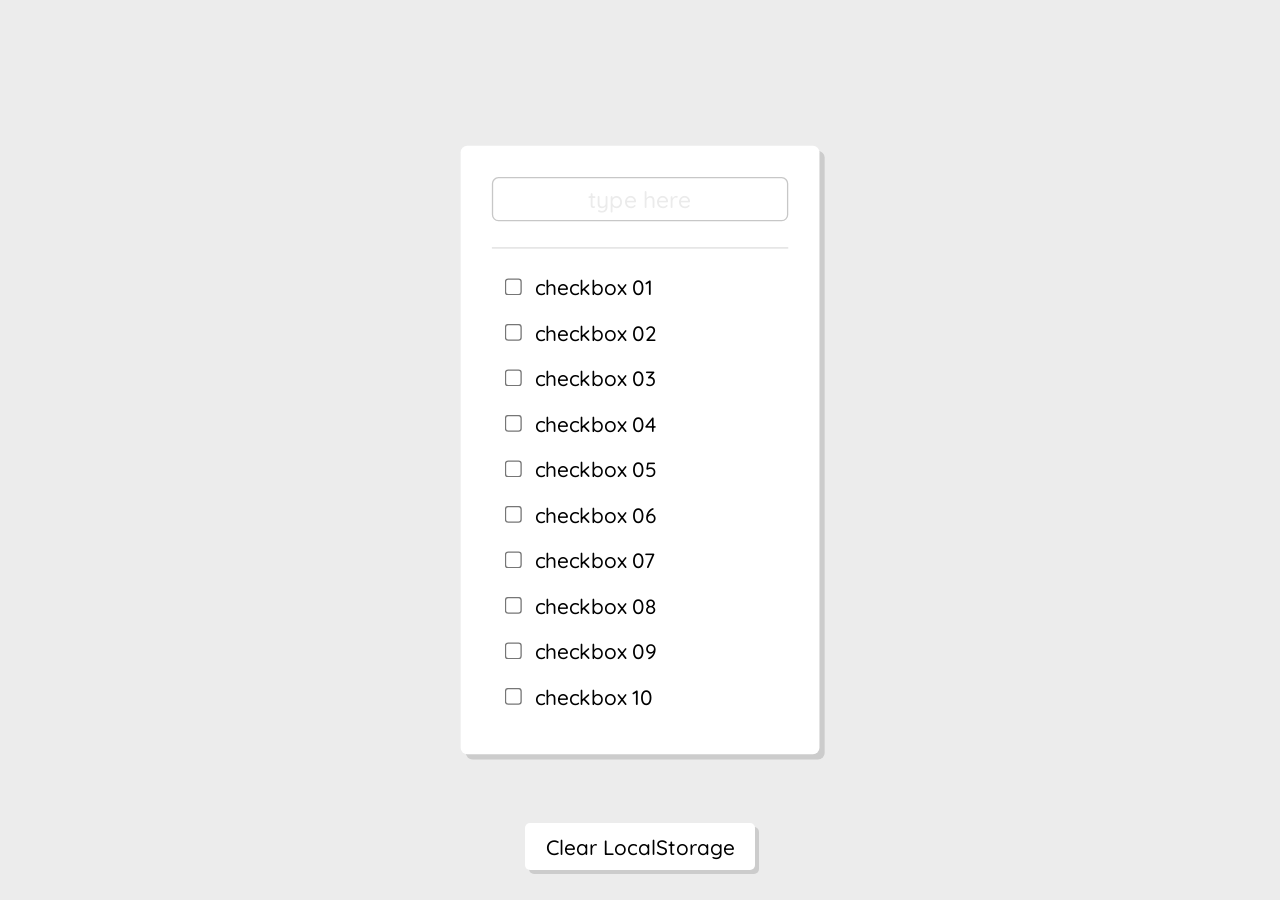
<file: Local-Storage/index.html>
<!DOCTYPE html>
<html lang="pt-BR">
<head>
    <meta charset="UTF-8">
    <meta name="viewport" content="width=device-width, initial-scale=1.0">
    <title>2026 Checklist</title>
    <link rel="stylesheet" href="style.css">
    <link rel="preconnect" href="https://fonts.googleapis.com">
    <link rel="preconnect" href="https://fonts.gstatic.com" crossorigin>
    <link href="https://fonts.googleapis.com/css2?family=Quicksand:wght@300..700&display=swap" rel="stylesheet">
    <link rel="preconnect" href="https://fonts.googleapis.com">
    <link rel="preconnect" href="https://fonts.gstatic.com" crossorigin>
    <link href="https://fonts.googleapis.com/css2?family=Oswald:wght@200..700&display=swap" rel="stylesheet">
</head>
<body>
    <div class="container">
         <div class="container-title">
            <input type="text" placeholder="type here">
         </div>
         <div class="container-checklist">
            <div class="labelContainer"><label><input type="checkbox">checkbox 01</label></div>
            <div class="labelContainer"><label><input type="checkbox">checkbox 02</label></div>
            <div class="labelContainer"><label><input type="checkbox">checkbox 03</label></div>
            <div class="labelContainer"><label><input type="checkbox">checkbox 04</label></div>
            <div class="labelContainer"><label><input type="checkbox">checkbox 05</label></div>
            <div class="labelContainer"><label><input type="checkbox">checkbox 06</label></div>
            <div class="labelContainer"><label><input type="checkbox">checkbox 07</label></div>
            <div class="labelContainer"><label><input type="checkbox">checkbox 08</label></div>
            <div class="labelContainer"><label><input type="checkbox">checkbox 09</label></div>
            <div class="labelContainer"><label><input type="checkbox">checkbox 10</label></div>
         </div>
    </div>
    <button id="clearBtn">Clear LocalStorage</button>
    <script src="script.js"></script>
</body>
</html>
</file>
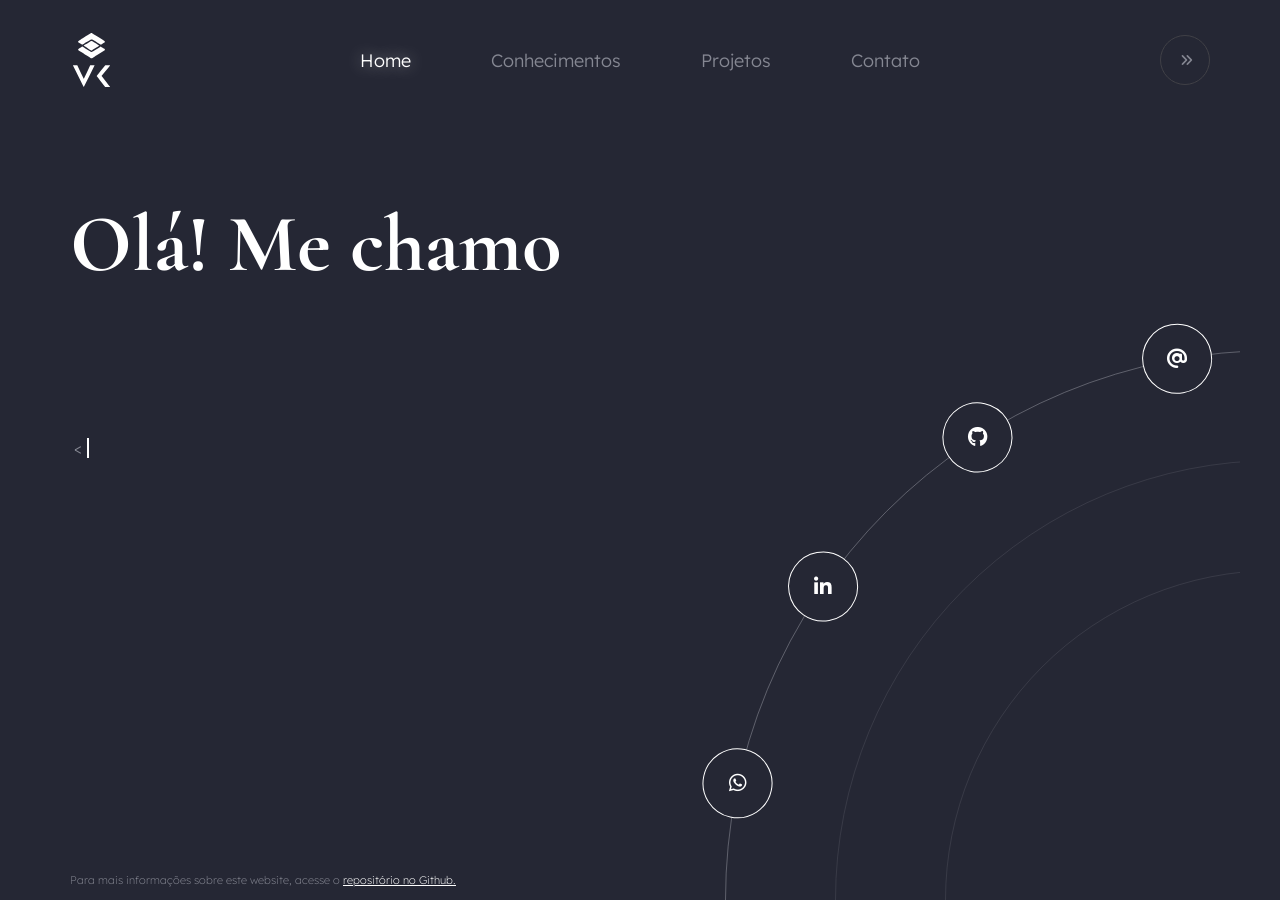
<file: New-Portfolio/index.html>
<!DOCTYPE html>
<html lang="pt-BR">
<head>
    <meta charset="UTF-8">
    <meta http-equiv="X-UA-Compatible" content="IE=edge">
    <meta name="viewport" content="width=device-width, initial-scale=1.0">
    <title>VK | Portfólio</title>
    <link rel="shortcut icon" href="./assets/img/logo-01.svg">
    <link rel="preconnect" href="https://fonts.googleapis.com">
    <link rel="preconnect" href="https://fonts.gstatic.com" crossorigin>
    <link href="https://fonts.googleapis.com/css2?family=Cormorant+Garamond:wght@300;400;500;600;700&display=swap" rel="stylesheet">
    <link href="https://fonts.googleapis.com/css2?family=Lexend:wght@100;200;300;400;500;600;700&display=swap" rel="stylesheet">
    <link rel="stylesheet" href="./assets/css/style.css">
    <link rel="stylesheet" href="https://cdnjs.cloudflare.com/ajax/libs/font-awesome/6.4.0/css/all.min.css" integrity="sha512-iecdLmaskl7CVkqkXNQ/ZH/XLlvWZOJyj7Yy7tcenmpD1ypASozpmT/E0iPtmFIB46ZmdtAc9eNBvH0H/ZpiBw==" crossorigin="anonymous" referrerpolicy="no-referrer" />
</head>
<body>
    <!-- HEADER -->
    <header class="header">
        <div class="container header-container">
            <div class="header-col-side">
                <img src="./assets/img/logo-02.svg" class="header-logo" title="Logo">
                <a href="#"><button class="arrow-btn left" style="display: none;"><i class="fa-solid fa-angles-left"></i></button></a>
            </div>
            <nav class="header-col-center">
                <ul>
                    <li> <a href="#" class="active homeBtn">Home</a> </li>
                    <li> <a href="#" class="conhecimentosBtn">Conhecimentos</a> </li>
                    <li> <a href="#" class="projetosBtn">Projetos</a> </li>
                    <li> <a href="#" class="contatoBtn">Contato</a> </li>
                </ul>
            </nav>
            <div class="header-col-side">
                <a href="#"><button class="arrow-btn right"><i class="fa-solid fa-angles-right"></i></button></a>
                <i class="fa-solid fa-square-caret-down mobile-menu-btn"></i>
            </div>
        </div>
    </header>

    <!-- MOBILE NAVBAR -->
    <div class="mobile-menu closed">
        <nav>
            <ul >
                <a href="#home"><li class="active">Home</li></a>
                <a href="#conhecimentos"><li>Conhecimentos</li></a>
                <a href="#projetos"><li>Projetos</li></a>
                <a href="#contato"><li>Contato</li></a>
            </ul>
        </nav>
    </div>
    
    <!-- HOME -->
    <section class="home" id="home">
        <div class="intersectionBar iHome"></div>

        <div class="container" style="position: relative; overflow: hidden;">
            <div class="home-left">
                <div style="overflow-y: hidden;">
                    <h3 class="title-md home-subtitle opacity-0">Olá! Me chamo</h3>
                </div>
                <div style="overflow-y: hidden;">
                    <h2 class="title-lg home-title opacity-0-noAnimation">Vinícius Koga</h2>
                </div>
                <p class="basic-txt home-subtext typeTextAnimation">&nbsp;</p>
                <div style="overflow-y: hidden;">
                    <a href="#"><button class="btn home-btn opacity-0-noAnimation">Baixe meu currículo <i class="fa-solid fa-download"></i></button></a>
                </div>
            </div>

            <div class="circles-box bottomright lg">
                <div class="circle lg"></div>
                <div class="circle md"></div>
                <div class="circle sm"></div>
                <div class="icon-bar one">
                    <a href="#">
                        <div class="icon-circle" title="E-mail"> <i class="fa-solid fa-at"></i> </div>
                    </a>
                </div>
                <div class="icon-bar two">
                    <a href="#">
                        <div class="icon-circle" title="Github"> <i class="fa-brands fa-github"></i> </div>
                    </a>
                </div>
                <div class="icon-bar three">
                    <a href="#">
                        <div class="icon-circle" title="LinkedIn"> <i class="fa-brands fa-linkedin-in"></i> </div>
                    </a>
                </div>
                <div class="icon-bar four">
                    <a href="#">
                        <div class="icon-circle" title="Whatsapp"> <i class="fa-brands fa-whatsapp"></i> </div>
                    </a>
                </div>
            </div>

            <div class="home-footer">
                Para mais informações sobre este website, acesse o <a href="#">repositório no Github.</a>
            </div>
        </div>
    </section>

    <!-- CONHECIMENTOS -->
    <section class="conhecimentos" id="conhecimentos">
        <div class="intersectionBar iConhecimentos"></div>

        <div class="container">
            <div class="skills-container">
               <div class="col left">
                  <div class="section-tag basic-txt typeTextAnimation">&nbsp;</div>
                  <h2>Tecnologias que estudo.</h2>
                  <p class="basic-txt">Busco representar aqui meu nível de familiaridade com as tecnologias que estudo.</p>
                  <a href="#" target="_blank"> <button class="btn left">Veja mais sobre mim<i class="fa-solid fa-link"></i></button> </a>
               </div>
               <div class="col right">
                  <div class="skill-item">
                     <span class="basic-txt">HTML/CSS</span>
                     <div class="skill-item-bar">
                        <div class="skill-item-bar-inner" id="htmlcss"></div>
                     </div>
                  </div>

                  <div class="skill-item">
                     <span class="basic-txt">JAVASCRIPT</span>
                     <div class="skill-item-bar">
                        <div class="skill-item-bar-inner" id="javascript"></div>
                     </div>
                  </div>

                  <div class="skill-item">
                     <span class="basic-txt">GIT</span>
                     <div class="skill-item-bar">
                        <div class="skill-item-bar-inner" id="git"></div>
                     </div>
                  </div>

                  <div class="skill-item">
                     <span class="basic-txt">BOOTSTRAP</span>
                     <div class="skill-item-bar">
                        <div class="skill-item-bar-inner" id="bootstrap"></div>
                     </div>
                  </div>

                  <div class="skill-item">
                     <span class="basic-txt">SASS</span>
                     <div class="skill-item-bar">
                        <div class="skill-item-bar-inner" id="sass"></div>
                     </div>
                  </div>

                  <div class="skill-item">
                     <span class="basic-txt">WORDPRESS</span>
                     <div class="skill-item-bar">
                        <div class="skill-item-bar-inner" id="wordpress"></div>
                     </div>
                  </div>

                  <div class="skill-item">
                     <span class="basic-txt">REACT.JS</span>
                     <div class="skill-item-bar">
                        <div class="skill-item-bar-inner" id="react"></div>
                     </div>
                  </div>

                  <div class="skill-item">
                     <span class="basic-txt">TYPESCRIPT</span>
                     <div class="skill-item-bar">
                        <div class="skill-item-bar-inner" id="typescript"></div>
                     </div>
                  </div>

                  <div class="skill-item">
                     <span class="basic-txt">MYSQL</span>
                     <div class="skill-item-bar">
                        <div class="skill-item-bar-inner" id="mysql"></div>
                     </div>
                  </div>
               </div>
               <a href="#" target="_blank" class="mobile-link"> <button class="btn right">Veja mais sobre mim<i class="fa-solid fa-link"></i></button> </a>
            </div>
        </div>
    </section>

    <!-- PROJETOS -->
    <section class="projetos" id="projetos">
        <div class="intersectionBar iProjetos"></div>
    </section>

    <!-- CONTATO -->
    <section class="contato" id="contato">
        <div class="intersectionBar iContato"></div>
    </section>

    <script src="./assets/js/script.js"></script>
    <script src="./assets/js/navbar.js"></script>
    <script src="./assets/js/animation.js"></script>
</body>
</html>
</file>
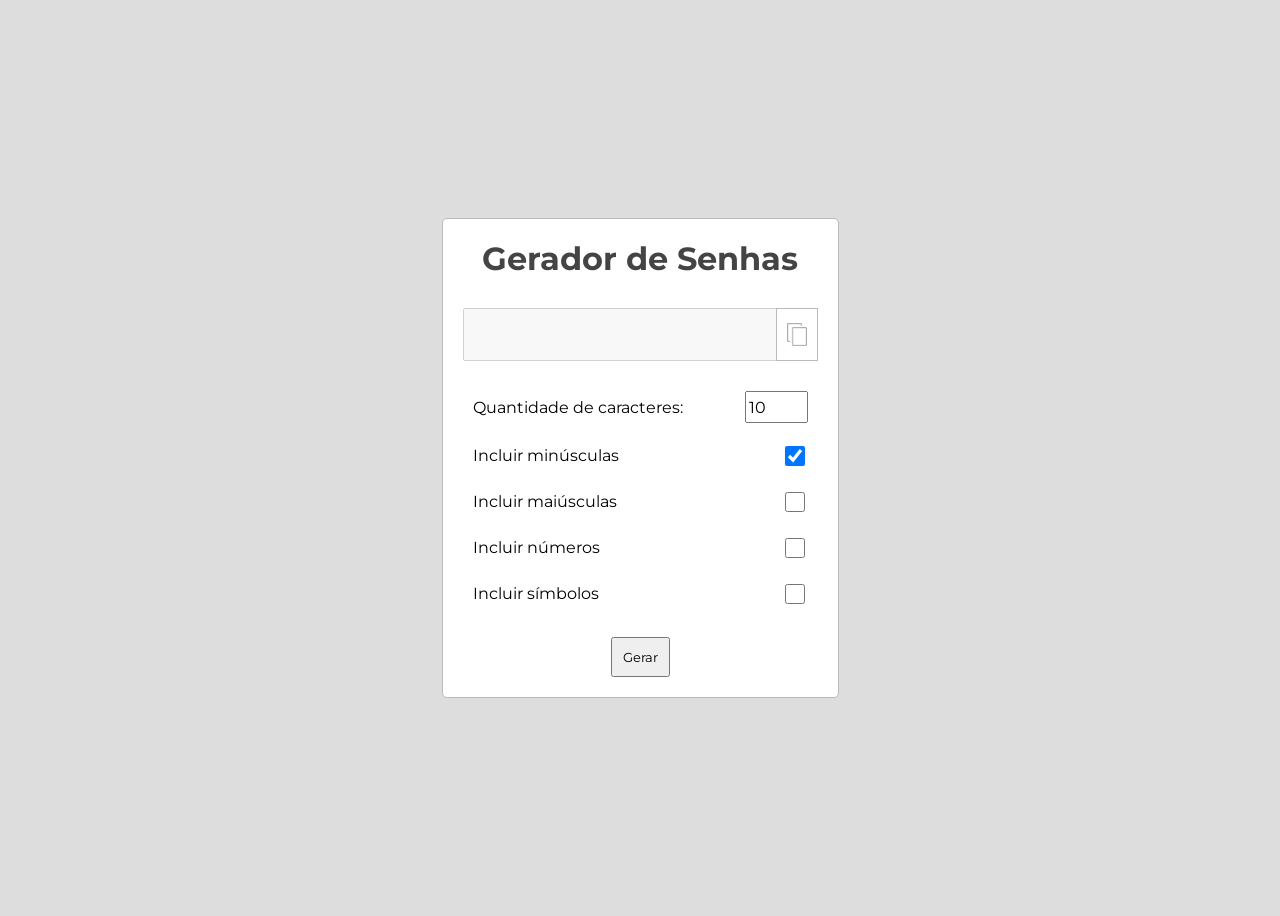
<file: Password-Generator/index.html>
<!DOCTYPE html>
<html lang="pt-br">
<head>
    <meta charset="UTF-8">
    <meta http-equiv="X-UA-Compatible" content="IE=edge">
    <meta name="viewport" content="width=device-width, initial-scale=1.0">
    <title>Gerador de Senhas</title>
    <link rel="preconnect" href="https://fonts.googleapis.com">
    <link rel="preconnect" href="https://fonts.gstatic.com" crossorigin>
    <link href="https://fonts.googleapis.com/css2?family=Montserrat&display=swap" rel="stylesheet">
</head>
<body style="background-color: #ddd;">
    <main style="background-color: #fff;">
        <h1>Gerador de Senhas</h1>
        <div class="password-field">
            <input type="text" title="password" name="password" id="password-input" value="" disabled>
            <div class="copy-icon-box">
                <img src="./assets/img/copy-icon.png" alt="Copy icon" id="copy-icon">
                <img src="./assets/img/check-icon.png" alt="Check icon" id="check-icon" style="display: none;">
            </div>
        </div>
        <div class="input-field" style="margin-top: 20px;">
            <label for="character-number">Quantidade de caracteres:</label>
            <input type="number" name="character-amount" id="character-amount" min="0" max="50" value="10">
        </div>
        <div class="input-field">
            <label for="check-lowercase">Incluir minúsculas</label>
            <input type="checkbox" name="check-lowercase" id="check-lowercase" checked>
        </div>
        <div class="input-field">
            <label for="check-uppercase">Incluir maiúsculas</label>
            <input type="checkbox" name="check-uppercase" id="check-uppercase">
        </div>
        <div class="input-field">
            <label for="check-number">Incluir números</label>
            <input type="checkbox" name="check-number" id="check-number">
        </div>
        <div class="input-field">
            <label for="check-symbol">Incluir símbolos</label>
            <input type="checkbox" name="check-symbol" id="check-symbol">
        </div>
        <button id="generate-btn">Gerar</button>
    </main>
    <script src="./assets/js/bundle.js"></script>
</body>
</html>
</file>
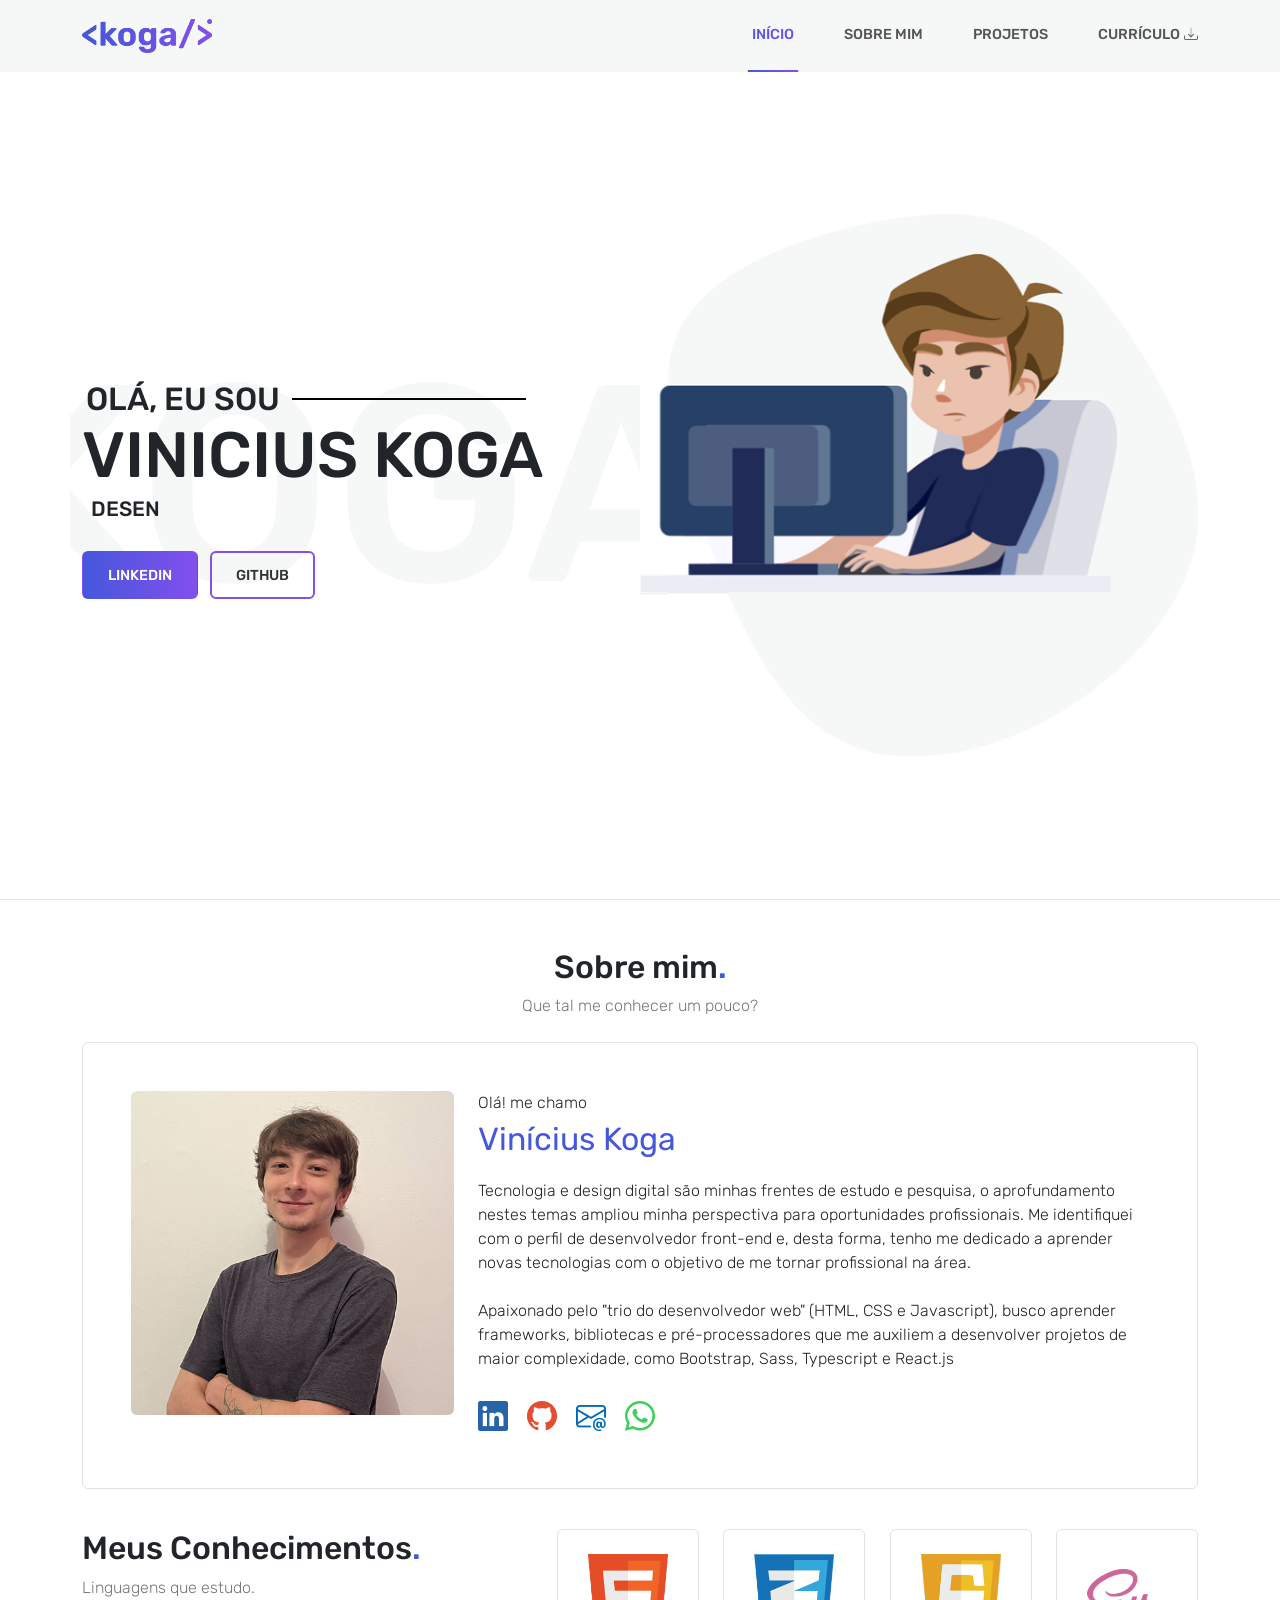
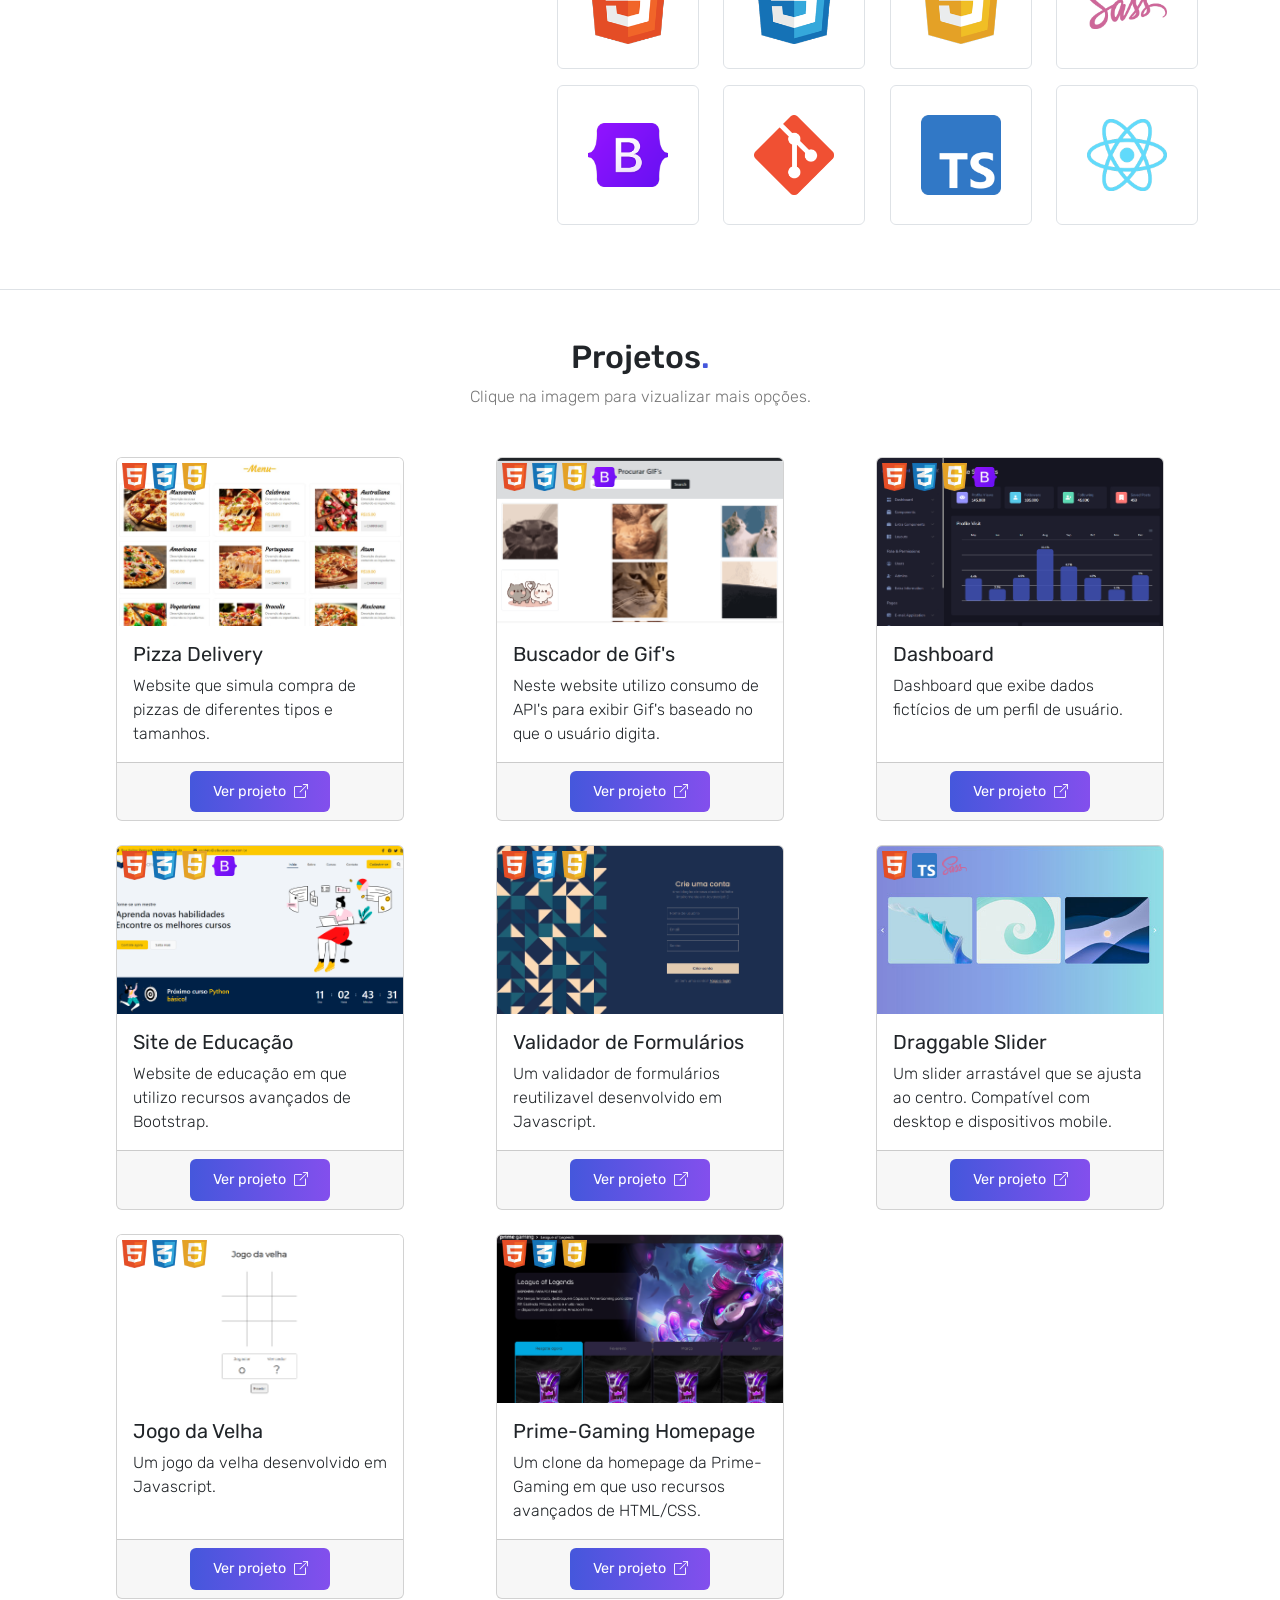
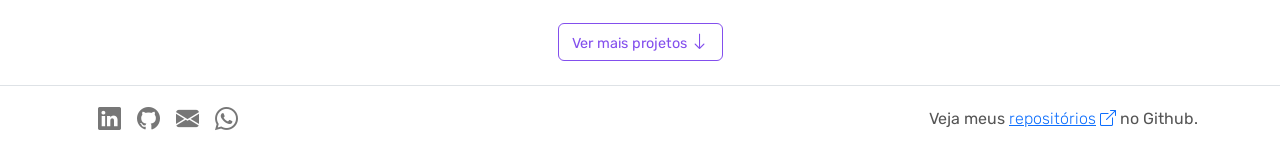
<file: Portfolio/index.html>
<!DOCTYPE html>
<html lang="pt-br">
<head>
    <meta charset="UTF-8">
    <meta http-equiv="X-UA-Compatible" content="IE=edge">
    <meta name="viewport" content="width=device-width, initial-scale=1.0">
    <link rel="stylesheet" href="assets/css/bootstrap.css">
    <link rel="stylesheet" href="assets/css/style.css">
    <link rel="preconnect" href="https://fonts.googleapis.com">
    <link rel="preconnect" href="https://fonts.gstatic.com" crossorigin>
    <link rel="shortcut icon" href="assets/imgs/favicon.png">
    <link rel="stylesheet" href="https://cdn.jsdelivr.net/npm/bootstrap-icons@1.10.3/font/bootstrap-icons.css">
    <link href="https://fonts.googleapis.com/css2?family=Manrope:wght@300;400;500;600;700&display=swap" rel="stylesheet">
    <link href="https://fonts.googleapis.com/css2?family=Rubik:wght@300;400;500;600;700&display=swap" rel="stylesheet">
    <title>Vinícius Koga | Portfólio</title>
</head>
<body>
    <!-- HEADER -->
    <header style="position: absolute;">
      <nav class="navbar navbar-expand-md py-0" style="background-color: #f6f7f7;">
        <div class="container py-3 py-md-0">
          <!-- LOGO -->
          <a class="navbar-brand header-logo py-0" style="cursor: pointer;" href="#inicio"> <img src="assets/imgs/logo.png" alt="Header Logo" style="width: 130px;"> </a>
          <!-- TOOGLER BUTTON -->
          <button class="navbar-toggler shadow-none border-0" type="button" data-bs-toggle="collapse" data-bs-target="#navbarSupportedContent" aria-controls="navbarSupportedContent" aria-expanded="false" aria-label="Toggle navigation">
            <span class="navbar-toggler-icon"></span>
          </button>
          <!-- NAV ITEMS -->
          <div class="collapse navbar-collapse py-0" id="navbarSupportedContent" role="navigation">
            <ul class="navbar-nav ms-auto my-2 my-md-0 navList">
              <li class="nav-item inicio active">
                <a class="nav-link inicio active pt-3 pb-0 pt-md-0 px-0 text-uppercase" aria-current="page" style="cursor: pointer;" href="#inicio">INÍCIO</a>
              </li>
              <li class="nav-item sobre-mim">
                <a class="nav-link sobre-mim pt-3 pb-0 pt-md-0 px-0 text-uppercase" style="cursor: pointer;" href="#sobre-mim">SOBRE MIM</a>
              </li>
              <li class="nav-item projetos">
                <a class="nav-link projetos pt-3 pb-0 pt-md-0 px-0 text-uppercase" style="cursor: pointer;" href="#projetos">PROJETOS</a>
              </li>
              <li class="nav-item curriculo">
                <a class="nav-link curriculo pt-3 pb-0 pt-md-0 px-0 text-uppercase" href="assets/pdf/CV.pdf" download="Curriculo">CURRÍCULO<i class="bi bi-download ms-1"></i></a>
              </li>
            </ul>
          </div>
        </div>
      </nav>
    </header>

    <!-- SECTION BANNER -->
    <section class="banner-area border-bottom mb-5" id="inicio">
      <div class="inicio-intersection"></div>
      <div class="container h-100">
        <div class="row row-cols-1 row-cols-lg-2 h-100">
          <!-- BANNER-LEFT -->
          <div class="col h-100 pe-0 animated0" style="overflow-x: hidden;">
            <div class="banner-left d-flex flex-column justify-content-center h-100">
              <span class="banner-left-bg text-uppercase">KOGA</span>
              <div class="row" style="z-index: 2;">
                <div class="col col-auto text-uppercase text-start ps-sm-3"><span style="font-size: 2rem;">OLÁ, EU SOU</span></div>
                <div class="col px-0 align-items-center d-flex"><div class="banner-left-line"></div></div>
              </div>
              <span style="font-size: 4rem;" class="text-uppercase text-start">VINICIUS KOGA</span>
              <div class="row d-flex justify-content-start" style="z-index: 2;">
                <span class="col col-auto my-3 pe-1 typeTextAnimation text-uppercase ps-sm-3" style="font-size: 1.3rem; line-height: 1.3rem;">&nbsp;</span>
              </div>
              <div class="row pt-3 d-flex justify-content-start" style="z-index: 2;">
                <div class="col col-auto">
                  <a href="https://www.linkedin.com/in/vin%C3%ADcius-koga-622447245/" target="_blank" title="Veja meu perfil no LinkedIn"><button class="btn linkedinBtn text-uppercase">LINKEDIN</button></a>
                </div>
                <div class="col col-auto ps-0">
                  <a href="https://github.com/vinicius-koga" target="_blank" title="Veja meu perfil no Github"><button class="btn githubBtn text-uppercase">GITHUB</button></a>
                </div>
              </div>
            </div>
          </div>
          <!-- BANNER-RIGHT -->
          <div class="col h-100 ps-0 d-none d-lg-block" style="overflow: hidden;">
            <div class="banner-right h-100 d-flex align-items-center justify-content-end">
              <img src="assets/imgs/banner-bg-2.png" alt="Home Page Background" class="img-fluid" id="banner-avatar">
            </div>
          </div>
        </div>
      </div>
    </section>

    <!-- SECTION ABOUT-ME -->
    <section class="about-me-area" id="sobre-mim">
      <div class="container h-100">
        <div class="row">
          <div class="col text-center">
            <h1>Sobre mim<span style="color: var(--var-blue);">.</span></h1>
            <p class="mb-4" style="font-weight: 200; color: #777;">Que tal me conhecer um pouco?</p>
          </div>
        </div>
        <div class="row h-100">
          <div class="col d-flex align-items-center justify-content-center">
            <!-- CONTAINER -->
            <div class="about-me-container p-4 p-sm-5 rounded border">
              <div class="row h-100">
                <!-- LEFT-SIDE -->
                <div class="col-12 col-md-4 d-none d-md-block show-bottom" style="transition: 0.4s ease;">
                  <div class="img-box">
                    <img src="assets/imgs/profile-pic-web.jpg" alt="Profile Picture" title="Profile Picture" class="img-fluid rounded">
                    <div class="show-bottom-hover">
                      Baixe meu&nbsp;<a href="assets/pdf/CV.pdf" download="Curriculo">currículo<i class="bi bi-download ms-1 me-0" style="font-size: 1rem;"></i></a>
                    </div>
                  </div>
                </div>
                <!-- RIGHT-SIDE -->
                <div class="col-12 col-md-8 about-me-right">
                  <div class="mobile-greeting d-flex">
                    <!-- <div class="mg-left d-md-none me-2" style="width: 20%; min-width: 70px;">
                      <img src="assets/imgs/profile-pic.png" alt="Profile Picture" style="width: 100%;">
                    </div> -->
                    <div class="mg-right">
                      <span style="font-weight: 300;" class="about-me-greeting">Olá! me chamo</span> <br>
                      <p class="mb-3" style="font-weight: 400; font-size: 2rem; color: var(--var-blue);">Vinícius Koga</p>
                    </div>
                  </div>
                  <p class="mb-0" style="font-weight: 300;">Tecnologia e design digital são minhas frentes de estudo e pesquisa, o aprofundamento nestes temas ampliou minha perspectiva para oportunidades profissionais. Me identifiquei com o perfil de desenvolvedor front-end e, desta forma, tenho me dedicado a aprender novas tecnologias com o objetivo de me tornar profissional na área. <br><br> <span class="aboutme-intersection"></span>

                    Apaixonado pelo "trio do desenvolvedor web" (HTML, CSS e Javascript), busco aprender frameworks, bibliotecas e pré-processadores que me auxiliem a desenvolver projetos de maior complexidade, como Bootstrap, Sass, Typescript e React.js <br><br>
                  </p>                 
                  <a href="https://www.linkedin.com/in/vin%C3%ADcius-koga-622447245/" target="_blank"><i title="LinkedIn" class="bi bi-linkedin" style="color: #2663a9;" data-bs-toggle="tooltip" data-bs-placement="bottom" data-bs-custom-class="custom-tooltip" data-bs-title="LINKEDIN"></i></a>
                  <a href="https://github.com/vinicius-koga" target="_blank"><i title="Github" class="bi bi-github" style="color: #e44d30;" data-bs-toggle="tooltip" data-bs-placement="bottom" data-bs-custom-class="custom-tooltip" data-bs-title="GITHUB"></i></a> 
                  <a href="mailto:vinicius_koga@outlook.com" target="_blank"><i title="E-mail" class="bi bi-envelope-at" style="color: #016bbb;"  data-bs-toggle="tooltip" data-bs-placement="bottom" data-bs-custom-class="custom-tooltip" data-bs-title="E-MAIL"></i></a> 
                  <a href="https://wa.me/5511949686508" target="_blank"><i title="Whatsapp" class="bi bi-whatsapp" style="color: #3fcf58;" data-bs-toggle="tooltip" data-bs-placement="bottom" data-bs-custom-class="custom-tooltip" data-bs-title="WHATSAPP"></i></a>
                </div>
              </div>
            </div>
          </div>
        </div>
      </div>
    </section>

    <!-- SECTION MY-KNOWLEDGE -->
    <section class="my-knowledge-area mt-4 mb-5 animated1 border-bottom" id="conhecimentos">
      <div class="container pb-5 pt-2 pt-lg-3">
        <div class="row">
          <div class="col-12 col-lg-5 text-center text-lg-start">
            <h2 class="mb-0">Meus Conhecimentos<span style="color: var(--var-blue);">.</span></h2>     
            <p style="font-weight: 300; color: #777;" class="mt-2">Linguagens que estudo.</p>
          </div>
          <div class="col-12 col-lg-7">
            <div class="row row-cols-2 row-cols-md-4 h-100 lang-container pt-4 pt-lg-0">
              <div class="col d-flex justify-content-center align-items-center">
                <div data-tilt data-tilt-scale="1.1" class="lang-box html p-4 border rounded mb-3 show-bottom" style="height: 140px;"> <img src="assets/imgs/html5-logo.png" alt="HTML Logo" title="HTML" class="img-fluid lang-img html">                   <div class="show-bottom-hover">
                    HTML
                  </div> </div>
              </div>
              <div class="col d-flex justify-content-center align-items-center">
                <div data-tilt data-tilt-scale="1.1" class="lang-box css p-4 border rounded mb-3 show-bottom" style="height: 140px;"> <img src="assets/imgs/css-logo.png" alt="CSS Logo" title="CSS" class="img-fluid lang-img css">                  <div class="show-bottom-hover">
                    CSS
                  </div> </div>
              </div>
              <div class="col d-flex justify-content-center align-items-center mt-3 mt-md-0">
                <div data-tilt data-tilt-scale="1.1" class="lang-box js p-4 border rounded mb-3 show-bottom" style="height: 140px;"> <img src="assets/imgs/JavaScript-Logo.png" alt="JAVASCRIPT Logo" title="JAVASCRIPT" class="img-fluid lang-img js">                  <div class="show-bottom-hover">
                    Javascript
                  </div> </div>
              </div>
              <div class="col d-flex justify-content-center align-items-center mt-3 mt-md-0">
                <div data-tilt data-tilt-scale="1.1" class="lang-box sass p-4 border rounded mb-3 show-bottom" style="height: 140px;"> <img src="assets/imgs/sass-logo.png" alt="SASS Logo" title="SASS" class="img-fluid lang-img sass">                  <div class="show-bottom-hover">
                    Sass
                  </div> </div>
              </div>
              <div class="col d-flex justify-content-center align-items-center mt-3 mt-md-0">
                <div data-tilt data-tilt-scale="1.1" class="lang-box bs p-4 border rounded mb-3 show-bottom" style="height: 140px;"> <img src="assets/imgs/Bootstrap-logo.png" alt="BOOTSTRAP Logo" title="Bootstrap" class="img-fluid lang-img bs">                  <div class="show-bottom-hover">
                    Bootstrap
                  </div> </div>
              </div>
              <div class="col d-flex justify-content-center align-items-center mt-3 mt-md-0">
                <div data-tilt data-tilt-scale="1.1" class="lang-box git p-4 border rounded mb-3 show-bottom" style="height: 140px;"> <img src="assets/imgs/Git-Icon.png" alt="GIT Logo" title="GIT" class="img-fluid lang-img git">                  <div class="show-bottom-hover">
                    Git
                  </div> </div>
              </div>
              <div class="col d-flex justify-content-center align-items-center mt-3 mt-md-0">
                <div data-tilt data-tilt-scale="1.1" class="lang-box typescript p-4 border rounded mb-3 show-bottom" style="height: 140px;"> <img src="assets/imgs/Typescript_logo.png" alt="Typescript Logo" title="Typescript" class="img-fluid lang-img typescript">                  <div class="show-bottom-hover">
                    Typescript
                  </div> </div>
              </div>
              <div class="col d-flex justify-content-center align-items-center mt-3 mt-md-0">
                <div data-tilt data-tilt-scale="1.1" class="lang-box react p-4 border rounded mb-3 show-bottom" style="height: 140px;"> <img src="assets/imgs/React-icon.png" alt="React Logo" title="React" class="img-fluid lang-img react">                  <div class="show-bottom-hover">
                    React.js
                  </div> </div>
              </div>
            </div>
          </div>
        </div>
      </div>
    </section>

    <!-- SECTION PROJECTS -->
    <section class="project-area animated2" id="projetos">
      <div class="container">
        <div class="row">
          <div class="col text-center">
            <h1>Projetos<span style="color: var(--var-blue);">.</span></h1>
            <p class="mb-5" style="font-weight: 200; color: #777;">Clique na imagem para vizualizar mais opções.</p>
          </div>
        </div>
        <div class="row row-cols-md-2 row-cols-lg-3 row-cols-xxl-4">
          <div class="col mb-4 d-flex justify-content-center">
            <div class="card" style="width: 18rem;">
              <div class="imgContainer" style="overflow: hidden;  position: relative;">
                <div class="project-img" data-bs-toggle="modal" data-bs-target="#projects-modal">
                  <div class="cardLang-box">
                    <img src="assets/imgs/html5-logo.png" alt="HTML" title="HTML" class="cardLangIcon pizzaWebsite">
                    <img src="assets/imgs/css-logo.png" alt="CSS" title="CSS" class="cardLangIcon pizzaWebsite">
                    <img src="assets/imgs/JavaScript-Logo.png" alt="Javascript" title="Javascript" class="cardLangIcon pizzaWebsite">  
                  </div>
                  <img src="assets/imgs/projeto9.jpg" class="card-img-top pizzaWebsite" alt="Projeto Pizza Delivery" title="Pizza Delivery" style="max-height: 168px; min-height: 168px;">
                </div>
              </div>
              <div class="card-body">
                <h5 class="card-title" style="font-weight: 400;">Pizza Delivery</h5>
                <p class="card-text projects-intersection" style="font-weight: 300;">Website que simula compra de pizzas de diferentes tipos e tamanhos.</p>
              </div>
              <div class="card-footer d-flex justify-content-center">
                <a href="https://vinicius-koga.github.io/Pizza-Delivery/" target="_blank"><button class="btn cardButton">Ver projeto <i class="bi bi-box-arrow-up-right ms-1"></i></button></a>
              </div>
            </div>
          </div>
          <div class="col mb-4 justify-content-center d-flex">
            <div class="card" style="width: 18rem;">
              <div class="imgContainer" style="overflow: hidden;  position: relative;">
                <div class="project-img" data-bs-toggle="modal" data-bs-target="#projects-modal">
                  <div class="cardLang-box">
                    <img src="assets/imgs/html5-logo.png" alt="HTML" title="HTML" class="cardLangIcon gifSearcher">
                    <img src="assets/imgs/css-logo.png" alt="CSS" title="CSS" class="cardLangIcon gifSearcher">
                    <img src="assets/imgs/JavaScript-Logo.png" alt="Javascript" title="Javascript" class="cardLangIcon gifSearcher">
                    <img src="assets/imgs/Bootstrap-logo.png" alt="Bootstrap" title="Bootstrap" class="cardLangIcon gifSearcher">  
                  </div>
                  <img src="assets/imgs/Projeto6.png" class="card-img-top gifSearcher" alt="Buscador de Gif's" title="Buscador de Gif's" style="max-height: 168px; min-height: 168px;">
                </div>
              </div>
              <div class="card-body">
                <h5 class="card-title" style="font-weight: 400;">Buscador de Gif's</h5>
                <p class="card-text" style="font-weight: 300;">Neste website utilizo consumo de API's para exibir Gif's baseado no que o usuário digita.</p>
              </div>
              <div class="card-footer d-flex justify-content-center">
                <a href="https://vinicius-koga.github.io/Gif-Searcher/" target="_blank"><button class="btn cardButton">Ver projeto <i class="bi bi-box-arrow-up-right ms-1"></i></button></a>
              </div>
            </div>
          </div>
          <div class="col mb-4 justify-content-center d-flex">
            <div class="card" style="width: 18rem;">
              <div class="imgContainer" style="overflow: hidden;  position: relative;">
                <div class="project-img" data-bs-toggle="modal" data-bs-target="#projects-modal">
                  <div class="cardLang-box">
                    <img src="assets/imgs/html5-logo.png" alt="HTML" title="HTML" class="cardLangIcon dashboard">
                    <img src="assets/imgs/css-logo.png" alt="CSS" title="CSS" class="cardLangIcon dashboard">
                    <img src="assets/imgs/JavaScript-Logo.png" alt="Javascript" class="cardLangIcon dashboard">
                    <img src="assets/imgs/Bootstrap-logo.png" alt="Bootstrap" title="Bootstrap" class="cardLangIcon dashboard">  
                  </div>
                  <img src="assets/imgs/Projeto2.png" class="card-img-top dashboard" alt="Dashboard" title="Dashboard" style="max-height: 168px; min-height: 168px;">
                </div>
              </div>
              <div class="card-body">
                <h5 class="card-title" style="font-weight: 400;">Dashboard</h5>
                <p class="card-text" style="font-weight: 300;">Dashboard que exibe dados fictícios de um perfil de usuário.</p>
              </div>
              <div class="card-footer d-flex justify-content-center">
                <a href="https://vinicius-koga.github.io/Dashboard/" target="_blank"><button class="btn cardButton">Ver projeto <i class="bi bi-box-arrow-up-right ms-1"></i></button></a>
              </div>
            </div>
          </div>
          <div class="mobileHidden col mb-4 justify-content-center d-none d-md-flex">
            <div class="card" style="width: 18rem;">
              <div class="imgContainer" style="overflow: hidden;  position: relative;">
                <div class="project-img" data-bs-toggle="modal" data-bs-target="#projects-modal">
                  <div class="cardLang-box">
                    <img src="assets/imgs/html5-logo.png" alt="HTML" title="HTML" class="cardLangIcon educationWebsite">
                    <img src="assets/imgs/css-logo.png" alt="CSS" title="CSS" class="cardLangIcon educationWebsite">
                    <img src="assets/imgs/JavaScript-Logo.png" alt="Javascript" title="Javascript" class="cardLangIcon educationWebsite">
                    <img src="assets/imgs/Bootstrap-logo.png" alt="Bootstrap" title="Bootstrap" class="cardLangIcon educationWebsite">  
                  </div>
                  <img src="assets/imgs/Projeto1.png" class="card-img-top educationWebsite" alt="Projeto Site de Educação" title="Site de Educação" style="max-height: 168px; min-height: 168px;">
                </div>
              </div>
              <div class="card-body">
                <h5 class="card-title" style="font-weight: 400;">Site de Educação</h5>
                <p class="card-text projects-intersection" style="font-weight: 300;">Website de educação em que utilizo recursos avançados de Bootstrap.</p>
              </div>
              <div class="card-footer d-flex justify-content-center">
                <a href="https://vinicius-koga.github.io/Education-Website/" target="_blank"><button class="btn cardButton">Ver projeto <i class="bi bi-box-arrow-up-right ms-1"></i></button></a>
              </div>
            </div>
          </div>
          <div class="mobileHidden col mb-4 justify-content-center d-none d-md-flex">
            <div class="card" style="width: 18rem;">
              <div class="imgContainer" style="overflow: hidden;  position: relative;">
                <div class="project-img" data-bs-toggle="modal" data-bs-target="#projects-modal">
                  <div class="cardLang-box">
                    <img src="assets/imgs/html5-logo.png" alt="HTML" title="HTML" class="cardLangIcon formValidator">
                    <img src="assets/imgs/css-logo.png" alt="CSS" title="CSS" class="cardLangIcon formValidator">
                    <img src="assets/imgs/JavaScript-Logo.png" alt="Javascript" title="Javascript" class="cardLangIcon formValidator">  
                  </div>
                  <img src="assets/imgs/Projeto4.png" class="card-img-top formValidator" alt="Validador de Formulários" title="Validador de Formulários" style="max-height: 168px; min-height: 168px;">
                </div>
              </div>
              <div class="card-body">
                <h5 class="card-title" style="font-weight: 400;">Validador de Formulários</h5>
                <p class="card-text" style="font-weight: 300;">Um validador de formulários reutilizavel desenvolvido em Javascript.</p>
              </div>
              <div class="card-footer d-flex justify-content-center">
                <a href="https://vinicius-koga.github.io/Form-Validator/" target="_blank"><button class="btn cardButton">Ver projeto <i class="bi bi-box-arrow-up-right ms-1"></i></button></a>
              </div>
            </div>
          </div>
          <div class="mobileHidden col mb-4 justify-content-center d-none d-md-flex">
            <div class="card" style="width: 18rem;">
              <div class="imgContainer" style="overflow: hidden;  position: relative;">
                <div class="project-img" data-bs-toggle="modal" data-bs-target="#projects-modal">
                  <div class="cardLang-box">
                    <img src="assets/imgs/html5-logo.png" alt="HTML" title="HTML" class="cardLangIcon drSlider">
                    <img src="assets/imgs/Typescript_logo.png" alt="Typescript" title="Typescript" class="cardLangIcon drSlider">
                    <img src="assets/imgs/sass-logo.png" alt="SASS" title="SASS" class="cardLangIcon drSlider">
                  </div>
                  <img src="assets/imgs/Projeto11.jpg" class="card-img-top drSlider" alt="Draggable Slider" title="Draggable Slider" style="max-height: 168px; min-height: 168px;">
                </div>
              </div>
              <div class="card-body">
                <h5 class="card-title" style="font-weight: 400;">Draggable Slider</h5>
                <p class="card-text" style="font-weight: 300;">Um slider arrastável que se ajusta ao centro. Compatível com desktop e dispositivos mobile.</p>
              </div>
              <div class="card-footer d-flex justify-content-center">
                <a href="https://vinicius-koga.github.io/Draggable-Slider/" target="_blank"><button class="btn cardButton">Ver projeto <i class="bi bi-box-arrow-up-right ms-1"></i></button></a>
              </div>
            </div>
          </div>
          <div class="mobileHidden col mb-4 justify-content-center d-none d-md-flex">
            <div class="card" style="width: 18rem;">
              <div class="imgContainer" style="overflow: hidden;  position: relative;">
                <div class="project-img" data-bs-toggle="modal" data-bs-target="#projects-modal">
                  <div class="cardLang-box">
                    <img src="assets/imgs/html5-logo.png" alt="HTML" title="HTML" class="cardLangIcon jogoDaVelha">
                    <img src="assets/imgs/css-logo.png" alt="CSS" title="CSS" class="cardLangIcon jogoDaVelha">
                    <img src="assets/imgs/JavaScript-Logo.png" alt="Javascript" title="Javascript" class="cardLangIcon jogoDaVelha">                  
                  </div>
                  <img src="assets/imgs/Projeto8.png" class="card-img-top jogoDaVelha" alt="Jogo da Velha" title="Jogo da Velha" style="max-height: 168px; min-height: 168px;">
                </div>
              </div>
              <div class="card-body">
                <h5 class="card-title" style="font-weight: 400;">Jogo da Velha</h5>
                <p class="card-text" style="font-weight: 300;">Um jogo da velha desenvolvido em Javascript.</p>
              </div>
              <div class="card-footer d-flex justify-content-center">
                <a href="https://vinicius-koga.github.io/Tic-Tac-Toe/" target="_blank"><button class="btn cardButton">Ver projeto <i class="bi bi-box-arrow-up-right ms-1"></i></button></a>
              </div>
            </div>
          </div>
          <div class="mobileHidden col mb-4 justify-content-center d-none d-md-flex">
            <div class="card" style="width: 18rem;">
              <div class="imgContainer" style="overflow: hidden;  position: relative;">
                <div class="project-img" data-bs-toggle="modal" data-bs-target="#projects-modal">
                  <div class="cardLang-box">
                    <img src="assets/imgs/html5-logo.png" alt="HTML" title="HTML" class="cardLangIcon primeGaming">
                    <img src="assets/imgs/css-logo.png" alt="CSS" title="CSS" class="cardLangIcon primeGaming">
                    <img src="assets/imgs/JavaScript-Logo.png" alt="Javascript" title="Javascript" class="cardLangIcon primeGaming">
                  </div>
                  <img src="assets/imgs/Projeto3.png" class="card-img-top primeGaming" alt="Prime Gaming Clone" title="Prime Gaming Clone" style="max-height: 168px; min-height: 168px;">
                </div>
              </div>
              <div class="card-body">
                <h5 class="card-title" style="font-weight: 400;">Prime-Gaming Homepage</h5>
                <p class="card-text" style="font-weight: 300;">Um clone da homepage da Prime-Gaming em que uso recursos avançados de HTML/CSS.</p>
              </div>
              <div class="card-footer d-flex justify-content-center">
                <a href="https://vinicius-koga.github.io/Prime-Gaming-Clone/" target="_blank"><button class="btn cardButton">Ver projeto <i class="bi bi-box-arrow-up-right ms-1"></i></button></a>
              </div>
            </div>
          </div>
          <div class="desktopHidden mobileHidden col mb-4 justify-content-center d-none">
            <div class="card" style="width: 18rem;">
              <div class="imgContainer" style="overflow: hidden;  position: relative;">
                <div class="project-img" data-bs-toggle="modal" data-bs-target="#projects-modal">
                  <div class="cardLang-box">
                    <img src="assets/imgs/html5-logo.png" alt="HTML" title="HTML" class="cardLangIcon calculator">
                    <img src="assets/imgs/css-logo.png" alt="CSS" title="CSS" class="cardLangIcon calculator">
                    <img src="assets/imgs/JavaScript-Logo.png" alt="Javascript" title="Javascript" class="cardLangIcon calculator">                  
                    <img src="assets/imgs/Bootstrap-logo.png" alt="Bootstrap" title="Bootstrap" class="cardLangIcon calculator">
                  </div>
                  <img src="assets/imgs/Projeto5.png" class="card-img-top calculator" alt="Calculadora Simples" title="Calculadora Simples" style="max-height: 168px; min-height: 168px;">
                </div>
              </div>
              <div class="card-body">
                <h5 class="card-title" style="font-weight: 400;">Calculadora</h5>
                <p class="card-text" style="font-weight: 300;">Uma calculadora para calculos simples desenvolvida em Javascript.</p>
              </div>
              <div class="card-footer d-flex justify-content-center">
                <a href="https://vinicius-koga.github.io/Calculator/" target="_blank"><button class="btn cardButton">Ver projeto <i class="bi bi-box-arrow-up-right ms-1"></i></button></a>
              </div>
            </div>
          </div>
          <div class="desktopHidden mobileHidden col mb-4 justify-content-center d-none">
            <div class="card" style="width: 18rem;">
              <div class="imgContainer" style="overflow: hidden;  position: relative;">
                <div class="project-img" data-bs-toggle="modal" data-bs-target="#projects-modal">
                  <div class="cardLang-box">
                    <img src="assets/imgs/html5-logo.png" alt="HTML" title="HTML" class="cardLangIcon passwordGen">
                    <img src="assets/imgs/css-logo.png" alt="CSS" title="CSS" class="cardLangIcon passwordGen">
                    <img src="assets/imgs/JavaScript-Logo.png" alt="Javascript" title="Javascript" class="cardLangIcon passwordGen">
                  </div>
                  <img src="assets/imgs/Projeto7.png" class="card-img-top passwordGen" alt="Gerador de Senhas" title="Gerador de Senhas" style="max-height: 168px; min-height: 168px;">
                </div>
              </div>
              <div class="card-body">
                <h5 class="card-title" style="font-weight: 400;">Gerador de Senhas</h5>
                <p class="card-text" style="font-weight: 300;">Website que gera senhas difíceis conforme os parâmetros que o usuário definir.</p>
              </div>
              <div class="card-footer d-flex justify-content-center">
                <a href="https://vinicius-koga.github.io/Password-Generator/" target="_blank"><button class="btn cardButton">Ver projeto <i class="bi bi-box-arrow-up-right ms-1"></i></button></a>
              </div>
            </div>
          </div>
          <div class="desktopHidden mobileHidden col mb-4 justify-content-center d-none">
            <div class="card" style="width: 18rem;">
              <div class="imgContainer" style="overflow: hidden;  position: relative;">
                <div class="project-img" data-bs-toggle="modal" data-bs-target="#projects-modal">
                  <div class="cardLang-box">
                    <img src="assets/imgs/html5-logo.png" alt="HTML" title="HTML" class="cardLangIcon cssHover">
                    <img src="assets/imgs/sass-logo.png" alt="Sass" title="Sass" class="cardLangIcon cssHover">
                  </div>
                  <img src="assets/imgs/projeto10.png" class="card-img-top cssHover" alt="CSS Hover Effect" title="CSS Hover Effect" style="max-height: 168px; min-height: 168px;">
                </div>
              </div>
              <div class="card-body">
                <h5 class="card-title" style="font-weight: 400;">CSS Hover Effect</h5>
                <p class="card-text" style="font-weight: 300;">Um exemplo de efeito ao passar o mouse em cima de itens.</p>
              </div>
              <div class="card-footer d-flex justify-content-center">
                <a href="https://vinicius-koga.github.io/CSS-Hover-Effect/" target="_blank"><button class="btn cardButton">Ver projeto <i class="bi bi-box-arrow-up-right ms-1"></i></button></a>
              </div>
            </div>
          </div>
        </div>
        <div class="text-center mb-4 d-none d-md-block">
          <span class="seeMoreBtnDesktop rounded d-inline-block" onclick="showMoreDesktop()">Ver mais projetos <i class="bi bi-arrow-down"></i></span>
        </div>
        <div class="text-center mb-4 d-block d-md-none">
          <span class="seeMoreBtn rounded d-inline-block" onclick="showMore()">Ver mais projetos <i class="bi bi-arrow-down"></i></span>
        </div>
    </section>

    <!-- FOOTER -->
    <footer class="border-top">
      <div class="container">
        <div class="row py-3">
          <div class="col-12 d-flex flex-column flex-md-row justify-content-between align-items-center">
            <div class="d-flex justify-content-center justify-content-md-end bi-links mb-2 mb-md-0">
              <a href="https://www.linkedin.com/in/vin%C3%ADcius-koga-622447245/" target="_blank"><i title="linkedIn" class="bi bi-linkedin ps-3" style="font-size: 23px;"></i></a>
              <a href="https://github.com/vinicius-koga" target="_blank"><i title="Github" class="bi bi-github ps-3" style="font-size: 23px;"></i></a>
              <a href="mailto:vinicius_koga@outlook.com" target="_blank"><i title="E-mail" class="bi bi-envelope-fill ps-3" style="font-size: 23px;"></i></a>
              <a href="https://wa.me/5511949686508" target="_blank"><i title="Whatsapp" class="bi bi-whatsapp ps-3" style="font-size: 23px;"></i></a>
            </div>
            <div style="font-weight: 300; color: #555;">
              <div class="footer-repo text-center mb-1 mb-md-0" style="font-weight: 400;">
                Veja meus <a href="https://github.com/vinicius-koga?tab=repositories" target="_blank" style="font-weight: 300;">repositórios<i class="bi bi-box-arrow-up-right ms-1"></i></a> no Github.
              </div>
            </div>
          </div>
        </div>
      </div>
    </footer>


    <!-- MODALS -->
    <div class="modal fade" id="projects-modal" tabindex="-1" aria-labelledby="exampleModalLabel" aria-hidden="true">
      <div class="modal-dialog modal-dialog-centered modal-dialog-scrollable" style="display: flex; justify-content: center;">
        <div class="modal-content" style="max-height: 55vh; width: auto;">
          <div class="modal-header">
            <h1 class="modal-title fs-5" style="font-weight: 400;" id="exampleModalLabel">    </h1>
            <button type="button" class="btn-close shadow-none" data-bs-dismiss="modal" aria-label="Close"></button>
          </div>
          <div class="modal-body d-flex justify-content-around" style="font-weight: 300;">
            <a target="_blank" class="modal-link-r"><button class="btn cardButton mx-2">Ver repositório <i class="bi bi-box-arrow-up-right ms-1"></i></button></a>
            <a target="_blank" class="modal-link-p"><button class="btn cardButton mx-2">Ver projeto <i class="bi bi-box-arrow-up-right ms-1"></i></button></a>
          </div>
        </div>
      </div>
    </div>

    <script src="assets/js/bootstrap.bundle.min.js"></script>
    <script>
      const tooltipTriggerList = document.querySelectorAll('[data-bs-toggle="tooltip"]')
      const tooltipList = [...tooltipTriggerList].map(tooltipTriggerEl => new bootstrap.Tooltip(tooltipTriggerEl))
    </script>
    <script type="text/javascript" src="assets/js/vanilla-tilt.min.js"></script>
    <script src="assets/js/main.js"></script>
</body>
</html>
</file>
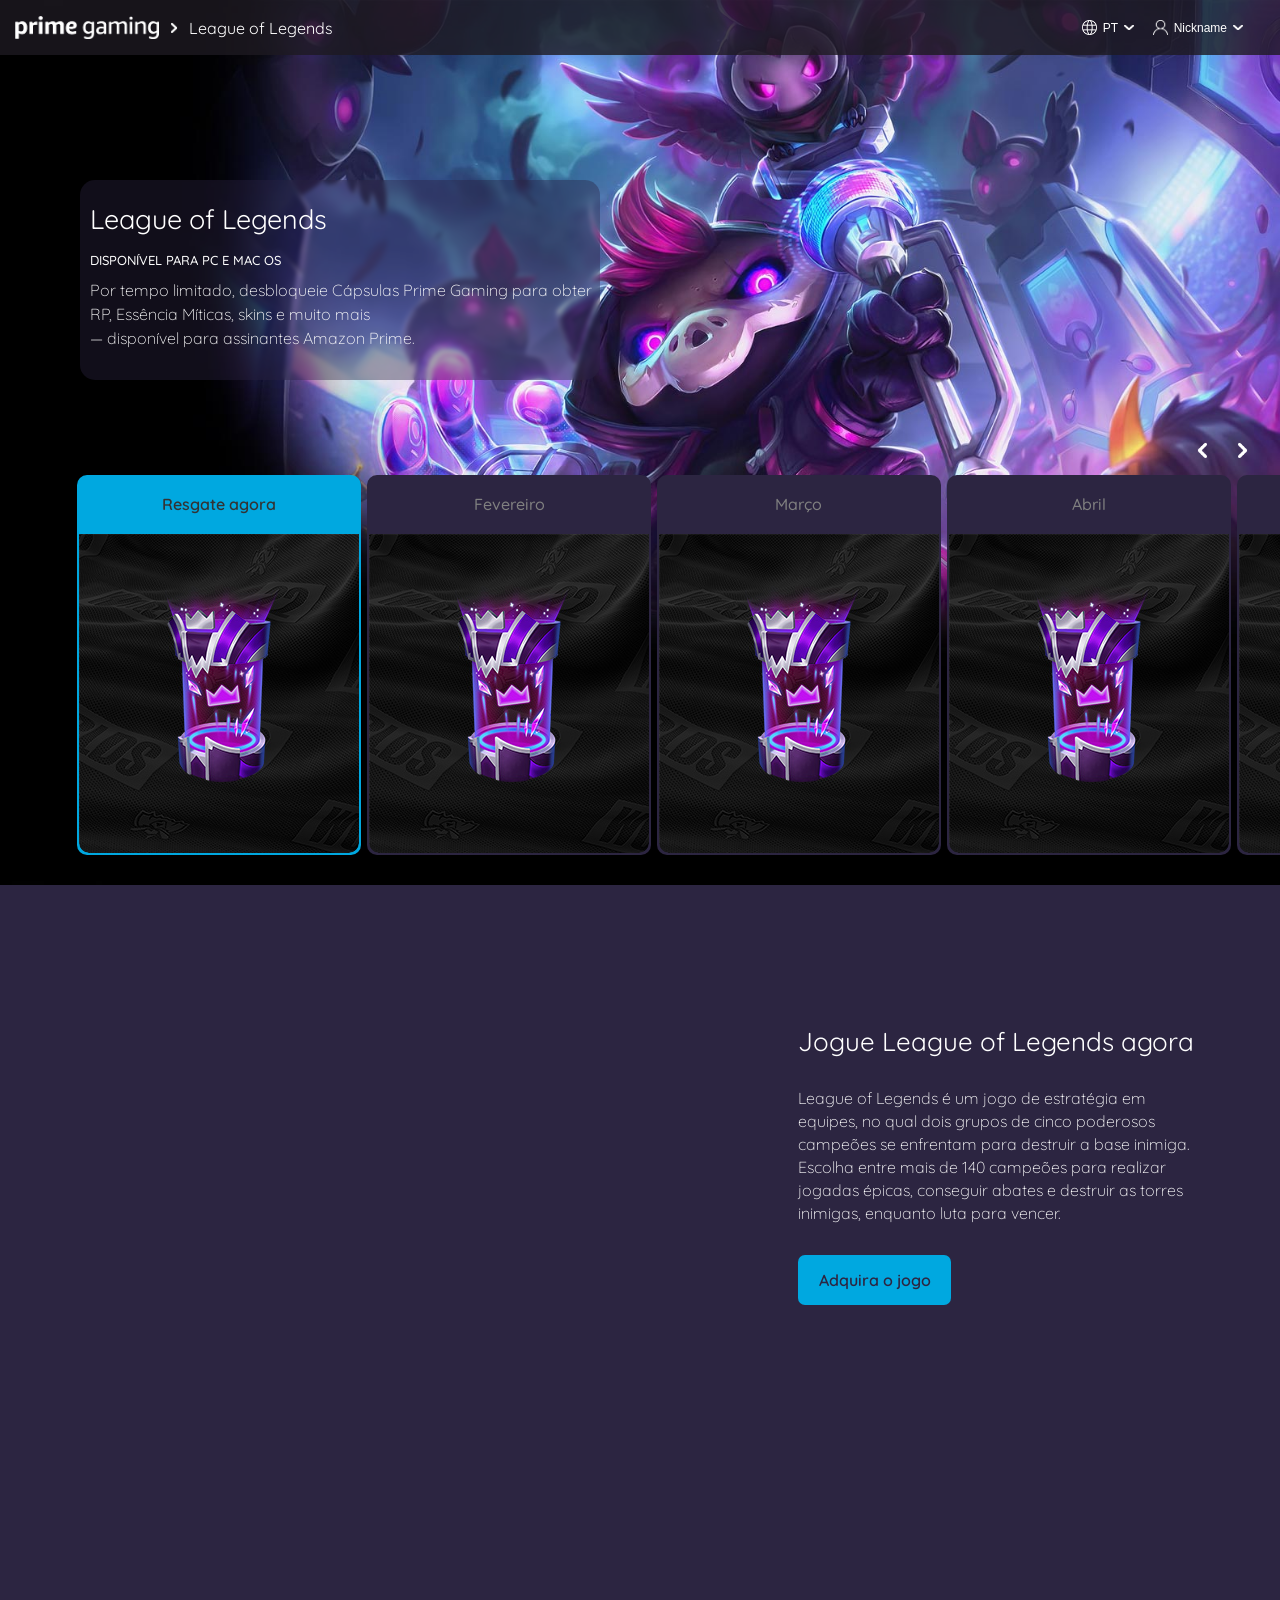
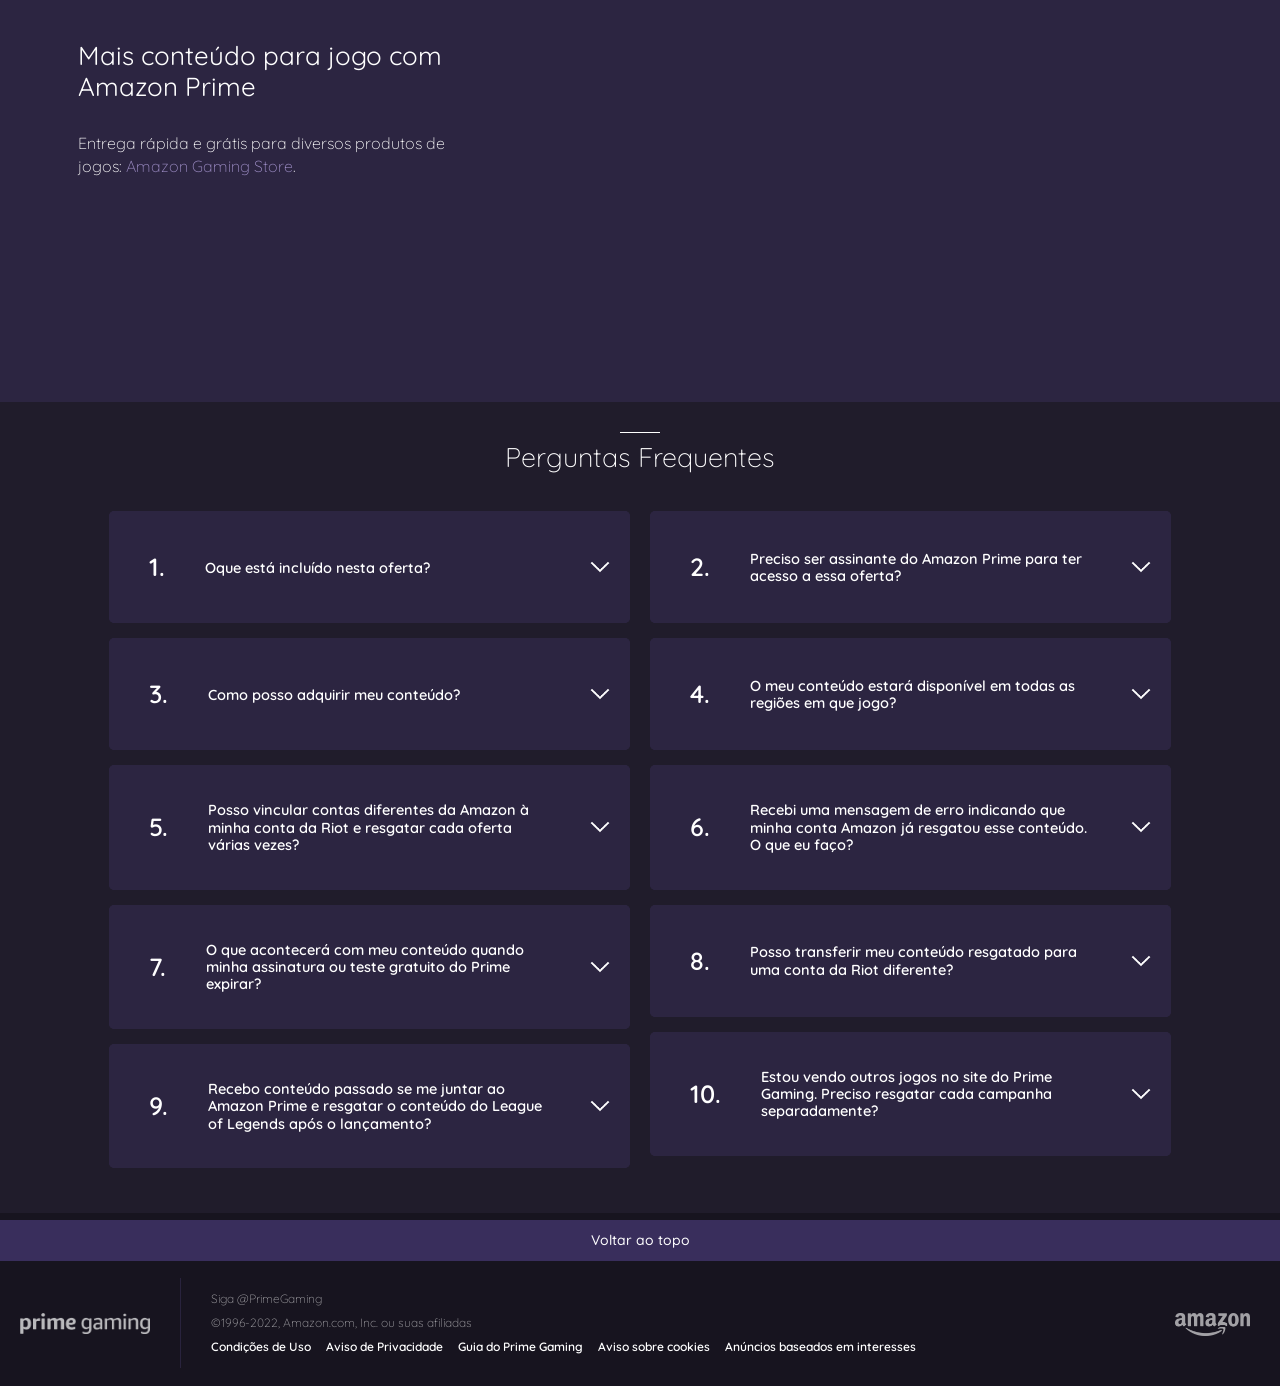
<file: Prime-Gaming-Clone/index.html>
<!DOCTYPE html>
<html lang="pt-br">
<head>
    <meta charset="UTF-8">
    <meta http-equiv="X-UA-Compatible" content="IE=edge">
    <meta name="viewport" content="width=device-width, initial-scale=1.0">
    <title>Prime Gaming | League of Legends</title>
    <link rel="shortcut icon" href="https://images.ctfassets.net/5lpapfxq15sk/5UxLcq35O7hy5wxTHGenHf/7b237a7eb517a0d7bb2a7c4066352470/TP-crown.svg">
    <link rel="preconnect" href="https://fonts.googleapis.com">
    <link rel="preconnect" href="https://fonts.gstatic.com" crossorigin>
    <link href="https://fonts.googleapis.com/css2?family=Quicksand:wght@300;400;500;600&display=swap" rel="stylesheet">
    <link rel="stylesheet" href="assets/css/bootstrap.css">
    <link rel="stylesheet" href="assets/css/style.css">
</head>
<body>

    <header>
        <div class="header--left-content">
            <a href=""><img src="assets/images/logo.png" class="header-logo" alt="Prime Gaming logo"></a>
            <img src="assets/images/arrow.png" class="header-arrow">
            <span>League of Legends</span>
        </div>
        <div class="header--right-content">
            <div class="header--right-content--container" id="lang" onclick="openLang()">
                <img src="assets/images/web-icon.png" id="langIcon" class="header-icon--right">
                <p id="langText">PT</p>
                <img src="assets/images/arrow.png" id="langArrow" class="header-arrow--right lang">
            </div>
            <div class="l-o" id="l-o">
                <nav class="l-o--container">
                    <span class="a">Deutsch</span>
                    <span class="a">English</span>
                    <span class="a">English - UK</span>
                    <span class="a">Français</span>
                    <span class="a">Italiano</span>
                    <span class="a">Nederlands</span>
                    <span class="a">Polski</span>
                    <span class="a selected">Português - Brasil</span>
                    <span class="a">Svenska</span>
                    <span class="a">Turkce</span>
                </nav>
            </div>
            <div class="header--right-content--container" id="prof" onclick="openProfile()">
                <img src="assets/images/profile.png" id="profIcon" class="header-icon--right">
                <p id="profText">Nickname</p>
                <img src="assets/images/arrow.png" id="profArrow" class="header-arrow--right profile">
            </div>
            <div class="p-o" id="p-o">
               <nav class="p-o--container">
                  <div class="p-o--profile"> 
                     <div class="p-o--img"> <img src="assets/images/profile.png"> </div>
                     <span>Nickname</span>
                  </div>
                  <div class="p-o--bar"></div>
                  <div class="p-o--content">
                     <span>Sobre o prime gaming</span>
                     <span>Jogos e itens</span>
                     <span>Suporte</span>
                  </div>
                  <div class="p-o--bar dois"></div>
                  <div class="p-o--content">
                     <span>Gerenciar contas Twitch</span>
                     <span>Configurações de notificação</span>
                     <span>Idioma</span>
                  </div>
                  <div class="p-o--bar dois"></div>
                  <div class="p-o--content">
                     <span>Sair</span>
                  </div>
               </nav>
            </div>
        </div>
    </header>


    <main class="banner">
        <div class="banner-left">
            <h1>League of Legends</h1>
            <h2>DISPONÍVEL PARA PC E MAC OS</h2>
            <span>Por tempo limitado, desbloqueie Cápsulas Prime Gaming para obter RP, Essência Míticas, skins e muito mais</span>
            <span>— disponível para assinantes Amazon Prime.</span>
        </div>

        <div class="slider">
            <div class="slider-buttons">
               <div class="slider-button left" onclick="goPrev()"> <div class="slider-button-left-inner"> <img src="assets/images/arrow.png" alt=""> </div> </div>
               <div class="slider-button right" onclick="goNext()"> <div class="slider-button-right-inner"> <img src="assets/images/arrow.png" alt=""> </div> </div>
            </div>
            <div class="slider-width">

               <div class="spacing"></div>

               <div class="slider-item active">
                  <div class="slider-item-title">Resgate agora</div>
                  <div class="slider-item-img-out">
                     <div class="slider-item-img"> <div class="slider-item-img-inner"></div> </div>
                  </div>
               </div>

               <div class="slider-item">
                  <div class="slider-item-title">Fevereiro</div>
                  <div class="slider-item-img-out">
                     <div class="slider-item-img"> <div class="slider-item-img-inner"></div> </div>
                  </div>
               </div>
               <div class="slider-item">
                  <div class="slider-item-title">Março</div>
                  <div class="slider-item-img-out">
                     <div class="slider-item-img"> <div class="slider-item-img-inner"></div> </div>
                  </div>
               </div>
               <div class="slider-item">
                  <div class="slider-item-title">Abril</div>
                  <div class="slider-item-img-out">
                     <div class="slider-item-img"> <div class="slider-item-img-inner"></div> </div>
                  </div>
               </div>
               <div class="slider-item">
                  <div class="slider-item-title">Maio</div>
                  <div class="slider-item-img-out">
                     <div class="slider-item-img"> <div class="slider-item-img-inner"></div> </div>
                  </div>
               </div>
               <div class="slider-item">
                  <div class="slider-item-title">Junho</div>
                  <div class="slider-item-img-out">
                     <div class="slider-item-img"> <div class="slider-item-img-inner"></div> </div>
                  </div>
               </div>
               <div class="slider-item">
                  <div class="slider-item-title">Julho</div>
                  <div class="slider-item-img-out">
                     <div class="slider-item-img"> <div class="slider-item-img-inner"></div> </div>
                  </div>
               </div>
               <div class="slider-item">
                  <div class="slider-item-title">Agosto</div>
                  <div class="slider-item-img-out">
                     <div class="slider-item-img"> <div class="slider-item-img-inner"></div> </div>
                  </div>
               </div>
               <div class="slider-item">
                  <div class="slider-item-title">Setembro</div>
                  <div class="slider-item-img-out">
                     <div class="slider-item-img"> <div class="slider-item-img-inner"></div> </div>
                  </div>
               </div>
               <div class="slider-item">
                  <div class="slider-item-title">Outubro</div>
                  <div class="slider-item-img-out">
                     <div class="slider-item-img"> <div class="slider-item-img-inner"></div> </div>
                  </div>
               </div>
               <div class="slider-item">
                  <div class="slider-item-title">Novembro</div>
                  <div class="slider-item-img-out">
                     <div class="slider-item-img"> <div class="slider-item-img-inner"></div> </div>
                  </div>
               </div>
               <div class="slider-item" id="last-item">
                  <div class="slider-item-title">Dezembro</div>
                  <div class="slider-item-img-out">
                     <div class="slider-item-img"> <div class="slider-item-img-inner"></div> </div>
                  </div>
               </div>
            </div>
        </div>
    </main>


    <section class="img-content">
        <div class="img"></div>
        <div class="content">
            <div class="content--box">
                <h1>Jogue League of Legends agora</h1>
                <p>League of Legends é um jogo de estratégia em equipes, no qual dois grupos de cinco poderosos campeões se enfrentam para destruir a base inimiga. Escolha entre mais de 140 campeões para realizar jogadas épicas, conseguir abates e destruir as torres inimigas, enquanto luta para vencer.</p>
                <button>Adquira o jogo</button>
            </div>
        </div>
    </section>

    <section class="img-content left">
      <div class="img"></div>
        <div class="content">
            <div class="content--box">
                <h1>Mais conteúdo para jogo com Amazon Prime</h1>
                <p>Entrega rápida e grátis para diversos produtos de jogos: <a href="">Amazon Gaming Store</a>.</p>
            </div>
        </div>
    </section>


    <section class="doubts">

        <div class="doubts-title">
            <div class="doubts-title-bar"></div>
            <h1>Perguntas Frequentes</h1>
        </div>

        <div class="doubts-container">

            <div class="doubts-container-left">

                <div class="accordion accordionElement1">
                    <div class="accordion-item">
                       <h2 class="accordion-header">
                          <button class="accordion-button collapsed" type="button" data-bs-toggle="collapse" data-bs-target="#c1">
                            <div class="doubts-question-box">
                                <div class="doubts-number">1.</div> <div class="doubts-question">Oque está incluído nesta oferta?</div>
                            </div>
                          </button>
                       </h2>
                       <div id="c1" class="collapse accordion-collapse" data-bs-parent=".accordionElement1">
                          <div class="accordion-body">
                             <div class="doubts-text">                               
                                    Apenas por tempo limitado, desbloqueie o emote Very Nasus, Much Wow e a Cápsula Prime Gaming, incluindo 350 RP, 5 Essências Míticas, (1) Skin Permanente de 1350 RP Não Possuída, 200 Essências Laranjas, (5) Fragmentos de Campeão, (2) Fragmentos Eternos da Série 1 e (1) Aumento de EXP de 30 dias.
                             </div>
                          </div>
                       </div>
                    </div>
                 </div>

                 <div class="accordion accordionElement3">
                    <div class="accordion-item">
                       <h2 class="accordion-header">
                          <button class="accordion-button collapsed" type="button" data-bs-toggle="collapse" data-bs-target="#c3">
                            <div class="doubts-question-box">
                                <div class="doubts-number">3.</div> <div class="doubts-question">Como posso adquirir meu conteúdo?</div>
                            </div>
                          </button>
                       </h2>
                       <div id="c3" class="collapse accordion-collapse" data-bs-parent=".accordionElement3">
                          <div class="accordion-body">
                             <div class="doubts-text">                               
                                Entre no League of Legends depois de resgatar a oferta e sua Cápsula Prime Gaming gratuita estará na página de loot, esperando para ser aberta! Se você criou uma nova conta, certifique-se de completar o tutorial para receber o conteúdo.

                                Aviso importante: Para garantir que você receberá seu conteúdo, certifique-se de ter vinculado e entrado em sua conta principal da Riot e NÃO em uma conta do Ambiente Público de Testes (APT ou PBE, em inglês).
                             </div>
                          </div>
                       </div>
                    </div>
                 </div>

                 <div class="accordion accordionElement5">
                    <div class="accordion-item">
                       <h2 class="accordion-header">
                          <button class="accordion-button collapsed" type="button" data-bs-toggle="collapse" data-bs-target="#c5">
                            <div class="doubts-question-box">
                                <div class="doubts-number">5.</div> <div class="doubts-question">Posso vincular contas diferentes da Amazon à minha conta da Riot e resgatar cada oferta várias vezes? </div>
                            </div>
                          </button>
                       </h2>
                       <div id="c5" class="collapse accordion-collapse" data-bs-parent=".accordionElement5">
                          <div class="accordion-body">
                             <div class="doubts-text">                               
                                Não, cada oferta se aplica a uma única conta. Cada conta pode receber apenas uma oferta.
                             </div>
                          </div>
                       </div>
                    </div>
                 </div>

                 <div class="accordion accordionElement7">
                    <div class="accordion-item">
                       <h2 class="accordion-header">
                          <button class="accordion-button collapsed" type="button" data-bs-toggle="collapse" data-bs-target="#c7">
                            <div class="doubts-question-box">
                                <div class="doubts-number">7.</div> <div class="doubts-question">O que acontecerá com meu conteúdo quando minha assinatura ou teste gratuito do Prime expirar? </div>
                            </div>
                          </button>
                       </h2>
                       <div id="c7" class="collapse accordion-collapse" data-bs-parent=".accordionElement7">
                          <div class="accordion-body">
                             <div class="doubts-text">                               
                                Após o resgate, todo o conteúdo entregue em seu jogo será permanentemente seu, de acordo com as regras ou políticas do League of Legends que se aplicarem.
                             </div>
                          </div>
                       </div>
                    </div>
                 </div>

                 <div class="accordion accordionElement9">
                    <div class="accordion-item">
                       <h2 class="accordion-header">
                          <button class="accordion-button collapsed" type="button" data-bs-toggle="collapse" data-bs-target="#c9">
                            <div class="doubts-question-box">
                                <div class="doubts-number">9.</div> <div class="doubts-question">Recebo conteúdo passado se me juntar ao Amazon Prime e resgatar o conteúdo do League of Legends após o lançamento?</div>
                            </div>
                          </button>
                       </h2>
                       <div id="c9" class="collapse accordion-collapse" data-bs-parent=".accordionElement9">
                          <div class="accordion-body">
                             <div class="doubts-text">                               
                                Você só receberá os conteúdos que estiverem disponíveis no momento.
                             </div>
                          </div>
                       </div>
                    </div>
                 </div>

            </div>

            <div class="doubts-container-right">

                <div class="accordion accordionElement2">
                    <div class="accordion-item">
                       <h2 class="accordion-header">
                          <button class="accordion-button collapsed" type="button" data-bs-toggle="collapse" data-bs-target="#c2">
                            <div class="doubts-question-box">
                                <div class="doubts-number">2.</div> <div class="doubts-question">Preciso ser assinante do Amazon Prime para ter acesso a essa oferta?</div>
                            </div>
                          </button>
                       </h2>
                       <div id="c2" class="collapse accordion-collapse" data-bs-parent=".accordionElement2">
                          <div class="accordion-body">
                             <div class="doubts-text">                               
                                Sim. Clique no botão "Experimente o Prime" acima para se cadastrar para um teste gratuito de 30 dias do Prime. Se você já é um assinante do Amazon Prime, clique em “Conectar-se” e siga as etapas para vincular sua conta da Amazon.
                             </div>
                          </div>
                       </div>
                    </div>
                 </div>

                 <div class="accordion accordionElement4">
                    <div class="accordion-item">
                       <h2 class="accordion-header">
                          <button class="accordion-button collapsed" type="button" data-bs-toggle="collapse" data-bs-target="#c4">
                            <div class="doubts-question-box">
                                <div class="doubts-number">4.</div> <div class="doubts-question">O meu conteúdo estará disponível em todas as regiões em que jogo?</div>
                            </div>
                          </button>
                       </h2>
                       <div id="c4" class="collapse accordion-collapse" data-bs-parent=".accordionElement4">
                          <div class="accordion-body">
                             <div class="doubts-text">                                                               
                                Essa oferta só pode ser reivindicada uma vez por cada assinatura Amazon Prime e conta Riot. Essas recompensas estão disponíveis para contas Riot, exceto nos seguintes servidores: Rússia, China e Vietnã.
                             </div>
                          </div>
                       </div>
                    </div>
                 </div>

                 <div class="accordion accordionElement6">
                    <div class="accordion-item">
                       <h2 class="accordion-header">
                          <button class="accordion-button collapsed" type="button" data-bs-toggle="collapse" data-bs-target="#c6">
                            <div class="doubts-question-box">
                                <div class="doubts-number">6.</div> <div class="doubts-question">Recebi uma mensagem de erro indicando que minha conta Amazon já resgatou esse conteúdo. O que eu faço?</div>
                            </div>
                          </button>
                       </h2>
                       <div id="c6" class="collapse accordion-collapse" data-bs-parent=".accordionElement6">
                          <div class="accordion-body">
                             <div class="doubts-text">                                                               
                                Certifique-se de que a mesma conta da Riot esteja vinculada à conta da Amazon usada originalmente para resgatar o conteúdo.
                             </div>
                          </div>
                       </div>
                    </div>
                 </div>

                 <div class="accordion accordionElement8">
                    <div class="accordion-item">
                       <h2 class="accordion-header">
                          <button class="accordion-button collapsed" type="button" data-bs-toggle="collapse" data-bs-target="#c8">
                            <div class="doubts-question-box">
                                <div class="doubts-number">8.</div> <div class="doubts-question">Posso transferir meu conteúdo resgatado para uma conta da Riot diferente?</div>
                            </div>
                          </button>
                       </h2>
                       <div id="c8" class="collapse accordion-collapse" data-bs-parent=".accordionElement8">
                          <div class="accordion-body">
                             <div class="doubts-text">                                                               
                                Não. Assim que o conteúdo for atribuído a uma conta da Riot, ele não poderá ser transferido para outra conta.
                             </div>
                          </div>
                       </div>
                    </div>
                 </div>

                 <div class="accordion accordionElement10">
                    <div class="accordion-item">
                       <h2 class="accordion-header">
                          <button class="accordion-button collapsed" type="button" data-bs-toggle="collapse" data-bs-target="#c10">
                            <div class="doubts-question-box">
                                <div class="doubts-number">10.</div> <div class="doubts-question">Estou vendo outros jogos no site do Prime Gaming. Preciso resgatar cada campanha separadamente?</div>
                            </div>
                          </button>
                       </h2>
                       <div id="c10" class="collapse accordion-collapse" data-bs-parent=".accordionElement10">
                          <div class="accordion-body">
                             <div class="doubts-text">                               
                                Sim. Cada campanha de jogo é diferente, então você precisa resgatar cada uma delas separadamente.
                             </div>
                          </div>
                       </div>
                    </div>
                 </div>

            </div>
        </div>

    </section>


    <footer>

        <div class="footer-topbutton" onclick="backTop()">Voltar ao topo</div>

        <div class="footer-container">
            <div class="footer-container--left">
                <img src="assets/images/logo.png" alt="Prime Gaming logo">
                <div class="fcl-bar"></div>
                <div class="fcl-info">
                    <span>Siga @PrimeGaming</span>
                    <span>©1996-2022, Amazon.com, Inc. ou suas afiliadas</span>
                    <div class="fcl-links">
                        <a href="">Condições de Uso</a> <a href="">Aviso de Privacidade</a> <a href="">Guia do Prime Gaming</a> <a href="">Aviso sobre cookies</a> <a href="">Anúncios baseados em interesses</a>
                    </div>
                </div>
            </div>
            <div class="footer-container--right">
                <img src="assets/images/amazon_logo.png" alt="Amazon logo">
            </div>
        </div>

    </footer>  

    <script src="assets/js/bootstrap.bundle.min.js"></script>
    <script src="assets/js/script.js"></script>
</body>
</html>
</file>
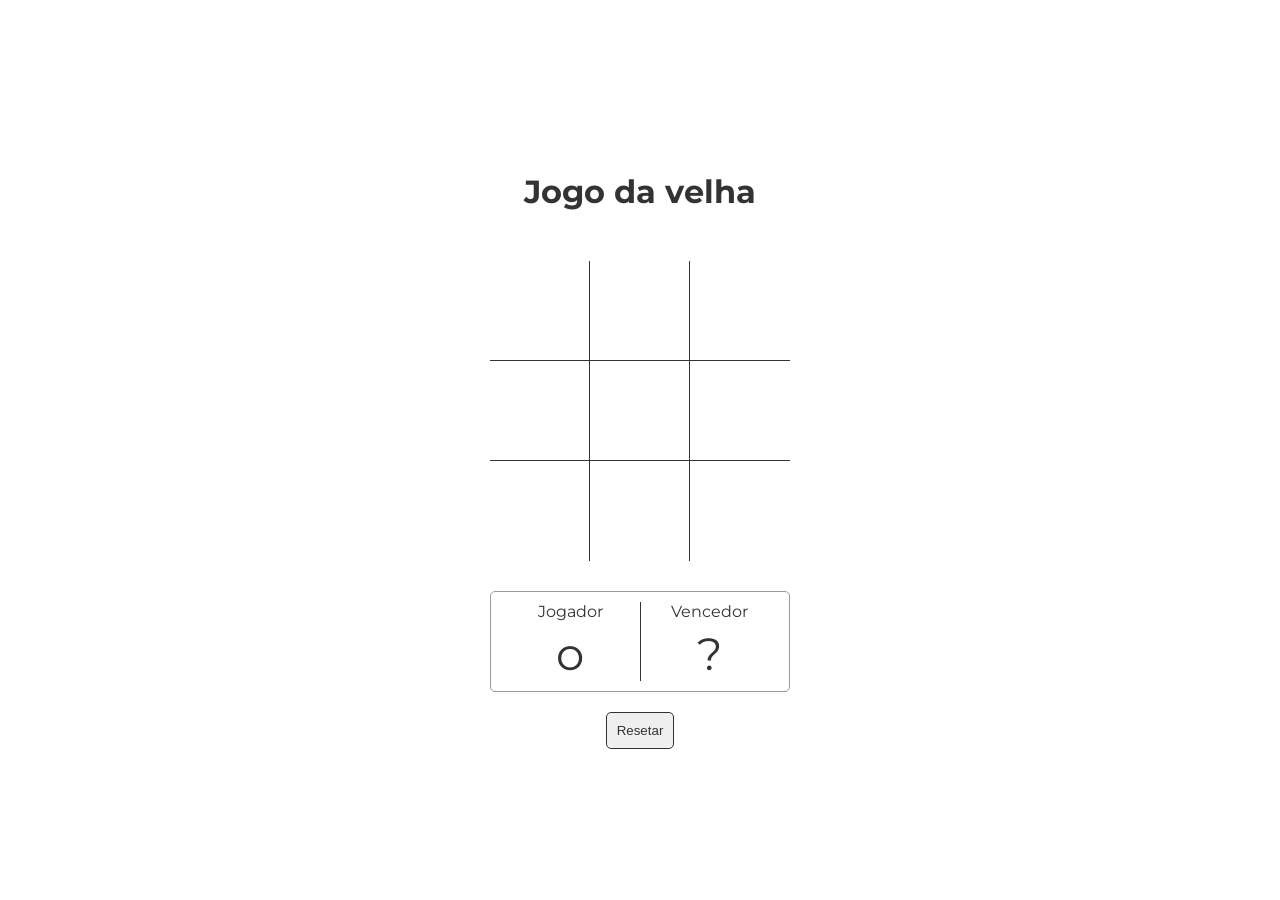
<file: Tic-Tac-Toe/index.html>
<!DOCTYPE html>
<html lang="pt-BR">
<head>
    <meta charset="UTF-8">
    <meta http-equiv="X-UA-Compatible" content="IE=edge">
    <meta name="viewport" content="width=device-width, initial-scale=1.0">
    <title>Jogo da velha</title>
    <link rel="stylesheet" href="style.css" />
    <link rel="preconnect" href="https://fonts.googleapis.com">
    <link rel="preconnect" href="https://fonts.gstatic.com" crossorigin>
    <link href="https://fonts.googleapis.com/css2?family=Montserrat&display=swap" rel="stylesheet">
</head>
<body>
    <h1>Jogo da velha</h1>

    <div class="area">
        <div data-item="a1" class="item b r"></div>
        <div data-item="a2" class="item b r"></div>
        <div data-item="a3" class="item b"></div>

        <div data-item="b1" class="item b r"></div>
        <div data-item="b2" class="item b r"></div>
        <div data-item="b3" class="item b"></div>

        <div data-item="c1" class="item r"></div>
        <div data-item="c2" class="item r"></div>
        <div data-item="c3" class="item"></div>
    </div>

    <div class="info">
        <div class="infoitem b">
            <div class="infotitulo">Jogador</div>
            <div class="infocorpo vez">--</div>
        </div>
        <div class="infoitem">
            <div class="infotitulo">Vencedor</div>
            <div class="infocorpo resultado">--</div>
        </div>
    </div>

    <button class="reset">Resetar</button>

    <script src="script.js"></script>
</body>
</html>
</file>
<file: B7burguer/assets/style.css>
@import url('https://fonts.googleapis.com/css2?family=Calistoga&family=Inter:ital,opsz,wght@0,14..32,100..900;1,14..32,100..900&display=swap');

html {
  font-size: 62.5%;
}
* {
    margin: 0;
    padding: 0;
    box-sizing: border-box;
    list-style: none;
}
body {
    font-family: 'Inter';
    font-size: 1.7rem;
    background-color: #141414;
    color: #fff;
}
.container {
    width: 100%;
    max-width: 1200px;
    margin: auto;
}

/* HEADER */
header {
    padding: 4rem 0;
    position: sticky;
    top: 0;
    background-color: #141414;
    z-index: 1;
}

.logo a {
    font-family: 'Calistoga';
    font-size: 3.6rem;
    color: #fff;
    text-decoration: none;
}
.logo span {
    color: #FE6A0F;
}

header .container {
    display: flex;
    gap: 5rem;
}

header nav {
    display: flex;
    flex: 1;
}
header nav a {
    text-decoration: none;
    color: #ccc;
    font-weight: 400;
    padding-bottom: 0.5rem;
    position: relative;
}
header nav a:hover {
    color: #fff;
}
header nav .leftside a::after {
    content: "";
    height: 2px;
    width: 100%;
    left: 0;
    bottom: 0;
    background-color: #fff;
    position: absolute;
    transform: scaleX(0);
    transition: all 0.3s ease 0s;
}
header nav .leftside a:hover::after {
    transform: scaleX(-1);
}
header nav .leftside a.selected {
    color: #fff;
}
header nav .leftside a.selected::after {
    transform: scaleX(-1);
}
header nav .leftside {
    display: flex;
    align-items: center;
    flex: 1;
    gap: 4rem;
}

header nav .rightside {
    display: flex;
    align-items: center;
}
header nav .button {
    border: 0.1rem solid #ccc;
    border-radius: 0.5rem;
    padding: 1.3rem 4.5rem;
}
header nav .button:hover,
header nav .button:active {
    color: #fff;
    border-color: #fff;
}

header .menu {
    display: none;
    flex: 1;
    justify-content: end;
    align-items: center;
}
header .menu-icon {
    width: 3.2rem;
    height: 3.2rem;
    display: flex;
    flex-direction: column;
    justify-content: space-between;
    cursor: pointer;
}
header .menu-icon div {
    width: 100%;
    height: 6px;
    border-radius: 3px;
    background-color: #fff;
}

/* HERO AREA */
.hero .container {
    display: flex;
}

.hero .leftside {
    flex: 1;
    display: flex;
    flex-direction: column;
    justify-content: center;
    gap: 4rem;
}
.hero .leftside h1 {
    font-family: 'Calistoga';
    font-size: 7rem;
    line-height: 7.6rem;
}
.hero .leftside p {
    font-size: 2rem;
}
.hero .leftside .button {
    display: inline-block;
    text-decoration: none;
    color: #fff;
    background-color: #FE6A0F;
    font-weight: 500;
    padding: 1.5rem 8rem;
    border-radius: 5px;
    transition: all 0.3s ease;
    margin-bottom: 30px;
}
.hero .leftside .button:hover {
    transform: scale(1.03);
}

.hero .rightside {
    flex: 1;
    display: flex;
    justify-content: center;
}
.hero .rightside img {
    width: 400px;
    transform: translateY(55px);
}

/* SEARCH */
.search {
    background-color: #1f1f1f;
    padding: 40px 0;
}
.search .search-title {
    font-size: 3rem;
    margin-bottom: 45px;
}

.search .search-sides {
    display: flex;
    gap: 20vw;
}

.search-sides .leftside,
.search-sides .rightside {
    flex: 1;
}

.search-sides .leftside input,
.search-sides .rightside select {
    width: 100%;
    background-color: #2b2b2b;
    border: 0;
    padding: 1.5rem;
    font-size: 2rem;
    color: #979797;
    outline: none;
    border-radius: 5px;
}

.search-sides .leftside input {
    background-image: url(./searchIcon.png);
    background-repeat: no-repeat;
    background-position: 20px center;
    padding-left: 60px;
}

.search-sides .rightside select {
    border-right: 20px solid transparent;
    cursor: pointer;
}

.search-sides .rightside select {
    width: 100%;
}

/* PRODUCTS */
main .product-grid {
    display: grid;
    grid-template-columns: repeat(auto-fit, minmax(290px, 1fr));
    gap: 30px;
    padding: 50px 0;
}

main a {
    text-decoration: none;
    color: #fff;
    transition: all 0.2s ease;
}

main a:hover {
    transform: scale(1.02);
}

main .product {
    background-color: #1f1f1f;
    border-radius: 10px;
    position: relative;
}

main .p-tooltip {
    position: absolute;
    top: 20px;
    left: 20px;
    background-color: #FE6A0F;
    padding: 1rem 2rem;
    border-radius: 0.5rem;
}

main .p-picture {
    display: flex;
    justify-content: center;
    background-color: #2b2b2b;
    border-radius: 10px 10px 0 0;
}

main .p-info {
    padding: 30px;
}

main .p-info div {
    margin-bottom: 10px;
}

main .p-info div:nth-last-child(1) {
    margin-bottom: 0;
}

main .p-info .p-name {
    font-family: 'Calistoga';
    font-size: 3.2rem;
}

main .p-info .p-price {
    color: #FE6A0F;
    font-weight: 600;
    font-size: 3.2rem;
}

/* FOOTER */
footer {
    background-color: #1f1f1f;
    padding: 40px 0;
}

footer .container {
    display: flex;
    justify-content: space-between;
}

footer .rightside {
    display: flex;
    align-items: center;
}

@media (max-width: 1230px) {
    .container {
        padding: 0 15px;
    }
}

@media (max-width: 820px) {
    header nav {
        display: none;
    }

    header .menu {
        display: flex;
    }

    .hero .container {
        flex-direction: column;
    }

    .hero .leftside {
        text-align: center;
        align-items: center;
        margin: 5rem 0 0 0 ;
    }

    .hero .rightside img {
        width: 280px;
    }

    .hero .leftside h1 {
        font-size: 6rem;
        line-height: 1;
    }

    .search .search-sides {
        flex-direction: column;
        gap: 20px;
    }

    .search .search-title {
        text-align: center;
        margin-top: 30px;
    }
}

@media (max-width: 450px) {
    .hero .leftside h1 {
        font-size: 4rem;
    }

    footer .container {
        flex-direction: column;
        align-items: center;
    }
}
</file>
<file: Calculator/assets/css/style.css>
body {
    background-color: #ddd;
    display: flex;
    justify-content: center;
    align-items: center;
    height: 100vh;
}

/* */

.calc-box {
    width: 350px;
    height: auto;
    background-color: white;
}

@media (max-width: 400px) {
    .calc-box {
        width: 100vw;
    }
}

input[type=text] {
    text-align: right;
    font-size: 2.5rem;
}

.col {
    background-color: rgb(221, 221, 221);
    border: 2px solid transparent;
}

.col:hover {
    background-color: rgb(206, 206, 206);
}
</file>
<file: CSS-Hover-Effect/style.css>
@import"https://fonts.googleapis.com/css2?family=Poppins:wght@700&display=swap";*{margin:0;padding:0;box-sizing:border-box;font-family:"Poppins",sans-serif}body{display:flex;min-height:100vh;justify-content:center;align-items:center;background:#252839}ul{display:flex;flex-direction:column;gap:1.8em}ul li{list-style:none}ul li a{position:relative;text-decoration:none;text-transform:uppercase;font-size:3em;line-height:1em;color:rgba(0,0,0,0);letter-spacing:2px;-webkit-text-stroke:.5px rgba(255,255,255,.5)}ul li a::before{content:attr(data-text);position:absolute;color:var(--clr);width:0;overflow:hidden;border-right:3px solid var(--clr);transition:.6s ease}ul li a:hover::before{width:100%;filter:drop-shadow(0px 0px 0.4em var(--clr));-webkit-text-stroke:1px var(--clr)}/*# sourceMappingURL=style.css.map */
</file>
<file: Draggable-Slider/assets/css/style.css>
* {
  margin: 0;
  padding: 0;
  box-sizing: border-box;
}

body {
  min-height: 100vh;
  background-image: linear-gradient(to right, #7F7FD5, #86A8E7, #91EAE4);
  display: flex;
  justify-content: center;
  align-items: center;
}

.slider {
  max-width: 1200px;
  position: relative;
  margin: 0 40px;
}
.slider i {
  position: absolute;
  top: 50%;
  transform: translateY(-50%);
  width: 56px;
  height: 100px;
  line-height: 100px;
  text-align: center;
  cursor: pointer;
  font-size: 1.5rem;
  color: #fff;
  -webkit-tap-highlight-color: transparent;
}
.slider i.fa-angle-right {
  right: -43px;
}
.slider i.fa-angle-left {
  left: -43px;
}
.slider i:hover {
  text-shadow: 0 0 10px rgba(255, 255, 255, 0.7);
}
.slider i:active {
  font-size: calc(1.5rem - 5px);
  text-shadow: none;
}
.slider-inner {
  overflow: hidden;
  transition: 0.4s ease;
  cursor: grab;
  scroll-behavior: smooth;
  display: flex;
}
.slider-inner:active {
  cursor: grabbing;
}
.slider-inner .img {
  height: 300px;
  width: 33.3333333333%;
  flex-shrink: 0;
  padding: 0 10px;
}
.slider-inner .img img {
  width: 100%;
  height: 100%;
  object-fit: cover;
  border-radius: 10px;
}
.slider-inner.dragging {
  scroll-behavior: auto;
}

@media screen and (max-width: 900px) {
  .slider-inner .img {
    width: 50%;
  }
}
@media screen and (max-width: 630px) {
  .slider-inner .img {
    width: 100%;
  }
}

/*# sourceMappingURL=style.css.map */
</file>
<file: Education-Website/assets/css/style.css>
/* ROOT */
:root{
  --clr-primary: #FDC800;
  --clr-primaryhover: #ffda56;
  --clr-darkblue: #002147;
  --clr-grey: #757575;
  --clr-lightgrey: rgb(224, 224, 224);
  --clr-light: #F0F4F9;
  --clr-info: #00B2B2;
}
.text-primary{
  color: var(--clr-primary) !important;
}
.text-dark{
  color: var(--clr-darkblue) !important;
}
.text-secondary{
  color: var(--clr-grey) !important;
}
.text-info{
  color: var(--clr-info) !important;
}
.bg-primary{
  background-color: var(--clr-primary) !important;
}
.bg-light{
  background-color: var(--clr-light) !important;
}
.bg-darkBlue{
  background-color: var(--clr-darkblue) !important;
}
.btn-primary{
  background-color: var(--clr-primary);
  color: var(--clr-darkblue);
  border: 1px solid var(--clr-primary);
}
.btn-primary:hover{
  color: var(--clr-darkblue);
  background-color: var(--clr-primaryhover);
  border: 1px solid var(--clr-primary);
}
.btn-light{
  border: 1px solid var(--clr-lightgrey);
}
.btn-light:hover{
  background-color: #FFF;
}
a{
  text-decoration: none !important;
}


/* HEADER and NAVBAR */
.socialIcons img:hover{
  transform: scale(1.1);
}
.nav-item a{
  color: var(--clr-grey);
  position: relative;
  transition: all 0.3s ease 0s;
}
.nav-item a.selected{
  color: var(--clr-darkblue);
}
.nav-item a::after{
  content: "";
  height: 2px;
  width: 100%;
  left: 0;
  bottom: 0;
  background-color: var(--clr-darkblue);
  position: absolute;
  transform: scaleX(0);
  transition: all 0.3s ease 0s;
}
.nav-item a:hover::after{
  transform: scaleX(-1);
}
.nav-item a.selected::after{
  transform: scaleX(-1);
}


/* SECTION CRONOMETER */
.cronometer h1{
  font-size: 3rem;
  line-height: 2.5rem;
}
.cronometer p{
  font-size: 0.7rem;
}
.cronometer .equalSign{
  margin-bottom: 2.5rem;
}


/* SECTION CARDS */
.secCards1 img{
  transform: scale(1.01);
  transition: all 0.2s ease;
}
.secCards1 img:hover{
  transform: scale(1.05);
}
.secCard1{
  overflow: hidden;
}
.secCard1 .card-title{
  color: var(--clr-darkblue);
}
.card-text{
  color: var(--clr-grey);
  font-size: 0.7rem;
}


/* SECTION FEEDBACK */
.classLink small:hover{
  text-decoration: underline;
}
.feedbackBox{
  padding-left: 25px;
}


/* SECTION NUMBERS */
.bgMap{
  background-image: url(../images/map.svg);
  background-position: center;
  background-repeat: no-repeat;
  background-size: contain;
}


/* SECTION NEWSLETTER */
.inputGroup input{
  outline: 0;
}


/* FOOTER */
footer a{
  color: white;
  display: block;
  margin-bottom: 5px;
  font-size: 0.9rem;
}
footer a:hover{
  color: white;
  text-decoration: underline !important;
}
footer img{
  margin-left: 7px;
}


/* FADE IN ANIMATION */
.animated1,
.animated2,
.animated0{
  opacity: 0;
}

.fadeInBottom{
  animation-name: fadeInBottom;
  animation-duration: 1.2s;
  opacity: 1;
}
@keyframes fadeInBottom {
  0%{
      opacity: 0;
      transform: translateY(25px);
  }
  100%{
      opacity: 1;
      transform: translateY(0);
  }
}

.fadeInLeft{
  animation-name: fadeInLeft;
  animation-duration: 1.2s;
  opacity: 1;
}
@keyframes fadeInLeft {
  0%{
      opacity: 0;
      transform: translateX(-50px);
  }
  100%{
      opacity: 1;
      transform: translateX(0);
  }
}

.fadeInRight{
  animation-name: fadeInRight;
  animation-duration: 1.2s;
  opacity: 1;
}
@keyframes fadeInRight {
  0%{
      opacity: 0;
      transform: translateX(50px);
  }
  100%{
      opacity: 1;
      transform: translateX(0);
  }
}


/* MEDIA QUERY */
@media (max-width: 767px){
  .nav-item a::after{
    transform: none;
    width: 0;
    transition: all 0.7s ease 0s;
  }
  .nav-item a:hover::after{
    transform: none;
    width: 100%;
  }
  .nav-item a.selected::after{
    transform: none;
    width: 100%;
  }
  .cronometer h1{
    font-size: 2rem;
  }
  .cronLeftText h3{
    font-size: 1.2rem;
  }
  .hideSM{
    display: none;
  }
  .feedbackBox{
    padding-left: 12px;
  }
}
@media(max-width: 575px){
  .cronBox{
    border-radius: 0 !important;
  }
}
@media (max-width: 500px){
  .cronLeftText h3{
    font-size: 1rem;
  }
  .cronometer h1{
    font-size: 1.5rem;
    margin-bottom: 0;
  }
  .cronometer p{
    font-size: 0.5rem;
  }
  .cronometer .equalSign{
    margin-bottom: 1.8rem;
  }
}
@media (max-width: 426px){
  .inputGroup img{
    display: none;
  }
}
@media (max-width: 400px){
  .cronBox{
    display: flex;
    flex-direction: column;
    text-align: center;
    margin: 0;
  }
  .cronLeftText{
    width: 100%;
  }
  .cronometer{
    width: 100%;
  }
  .cronometer .row{
    width: 70%;
    margin: auto;
  }
  .cronLeftText h3{
    font-size: 1.2rem;
  }
}
@media (max-width: 360px){
  .inputGroup input{
    width: 100%;
  }
}
@media (max-width: 325px){
  .navbar-brand h3{
    font-size: 1.1rem;
  }
}
</file>
<file: Form-Validator/assets/css/style.css>
* {
   margin: 0;
   padding: 0;
   box-sizing: border-box;
   font-family: 'Poppins';
   font-weight: 400;
   color: #6e7381;
}

.screen {
   display: flex;
   height: 100vh;
}

.leftside {
   flex: 1;
   display: flex;
   justify-content: center;
   align-items: center;
   background-image: url(../images/bg.png);
}

.rightside {
   width: 50vw;
   background-color: #1C2E4F;
   color: white;
   display: flex;
   flex-direction: column;
   justify-content: center;
   align-items: center;
}

/* .rightside .info {
   height: 40px;
   width: 40px;
   background-color: #e4d7c9;
   display: flex;
   align-items: center;
   justify-content: center;
   font-size: 2rem;
   font-weight: 600;
   color: #1C2E4F;
   position: absolute;
   right: 10px;
   top: 10px;
   cursor: pointer;
   transition: all 0.2s ease;
}

.rightside .info:hover {
   transform: scale(1.05);
} */

.list li {
   color: #444;
}

.rightside form {
   max-width: 300px;
}

form fieldset {
   border: 0;
}

form legend {
   color: #e1cbb1;
   font-weight: 500;
   text-align: center;
   font-size: 1.8rem;
}

form p {
   font-size: 0.9rem;
   margin-bottom: 35px;
   text-align: center;
}

form .form-input {
   display: block;
   position: relative;
   display: flex;
   flex-direction: column;
   justify-content: center;
   margin-bottom: 20px;
}

form .form-input:nth-of-type(4) {
   margin-bottom: 50px;
}

form .form-input input {
   outline: 0;
   background-color: transparent;
   border: 2px solid #6e7381;
   padding: 11px;
   width: 100%;
   font-size: 0.9rem;
   color: #e1cbb1;
   transition: all 0.3s ease;
}

form .form-input input::placeholder {
   color: #6e7381;
}

#submits {
   background-color: #e1cbb1;
   color: #1C2E4F;
   font-weight: 600;
   border: 0;
   cursor: pointer;
}

#submits:hover {
   transition: all 0.2s ease;
   background-color: white;
}

.login {
   text-align: center;
   font-size: 0.9rem;
}

a {
   color: #e1cbb1;
}

a:hover {
   color: white;
   transition: all 0.1s ease;
}

.copyright {
   position: absolute;
   right: 10px;
   bottom: 10px;
   font-size: 0.9rem;
}

.error {
   background-color: #e1cbb1;
   color: #1C2E4F;
   font-size: 0.9rem;
   border-radius: 0px 0px 5px 5px;
   padding-left: 10px;
}

input:-webkit-autofill,
input:-webkit-autofill:hover,
input:-webkit-autofill:focus,
textarea:-webkit-autofill,
textarea:-webkit-autofill:hover textarea:-webkit-autofill:focus,
select:-webkit-autofill,
select:-webkit-autofill:hover,
select:-webkit-autofill:focus {
   -webkit-text-fill-color: #e1cbb1 !important;
   -webkit-box-shadow: 0 0 0 1000px #1C2E4F inset;
}

input[type="password"] {
   color: white;
   background-color: black;
}

::-ms-reveal {
   filter: invert(100%);
}

@media (max-width: 690px) {
   .leftside {
      display: none;
   }

   .rightside {
      width: 100vw;
   }
}
</file>
<file: Local-Storage/style.css>
* {
    margin: 0;
    padding: 0;
    box-sizing: border-box;
    font-family: 'Quicksand', sans-serif;
    font-weight: 500;
}

h1 {
    font-family: 'Oswald';
    font-weight: 400;
    line-height: 0.9;
}

body {
    display: flex;
    justify-content: center;
    align-items: center;
    height: 100vh;
    background-color: #ececec;
    position: relative;
}

.container {
    border-radius: 5px;
    background-color: #fff;
    padding: 1.5rem;
    transform: scale(1.3);
    transition: 0.2s ease;
    box-shadow: 4px 4px 0 #ccc;
}

.container:hover {
    transform: scale(1.32);
}

.container-title {
    text-align: center;
    padding-bottom: 20px;
    border-bottom: 1px solid #ddd;
    margin-bottom: 10px;
    user-select: none;
}

.container input {
    outline: 0;
    padding: 0.3rem;
    border: 1px solid #c7c7c7;
    font-size: 1.1rem;
    text-align: center;
    border-radius: 5px;
}

.container input::placeholder {
    color: rgb(235, 235, 235);
}

.container-checklist {
    display: flex;
    flex-direction: column;
    padding: 10px;
}

.container-checklist input {
    margin-right: 10px;
    cursor: pointer;
}

.labelContainer {
    margin-bottom: 15px;
    transition: 0.1s ease;
}

.labelContainer:last-child {
    margin-bottom: 0;
}

.labelContainer label {
    cursor: pointer;
}

.labelContainer label input {
    transition: all 0.1s ease;
}

.labelContainer label input:active {
    transform: scale(0.8);
}

#clearBtn {
    font-size: 1.3rem;
    position: absolute;
    bottom: 30px;
    cursor: pointer;
    padding: 0.5em 1em;
    border: 0;
    background-color: #fff;
    box-shadow: 4px 4px 0 #ccc;
    transition: all 0.08s ease;
    border-radius: 5px;
}
#clearBtn:active {
    box-shadow: none;
    transform: translateX(4px) translateY(4px)
}

#saveNote {
    position: absolute;
    top: 10px;
    transform: translateY(-80px);
    padding: 12px 24px;
    background: #22c55e;
    color: white;
    border-radius: 8px;
    font-weight: bold;
    box-shadow: 2px 2px 0 #1c9c4b;
    opacity: 0;
    pointer-events: none;
}

#clearNote {
    position: absolute;
    top: 10px;
    transform: translateY(-80px);
    padding: 12px 24px;
    background: #c52222;
    color: white;
    border-radius: 8px;
    font-weight: bold;
    box-shadow: 2px 2px 0 #941919;
    opacity: 0;
    pointer-events: none;
}

.animation {
    animation: popUp 1s ease forwards;
}

@keyframes popUp {

    /* Começa escondida acima */
    0% {
        transform: translateY(-80px);
        opacity: 0;
    }

    /* Desce */
    15% {
        transform: translateY(0);
        opacity: 1;
    }

    /* Permanece visível */
    75% {
        transform: translateY(0);
        opacity: 1;
    }

    /* Sobe e desaparece */
    100% {
        transform: translateY(0);
        opacity: 0;
    }
}
</file>
<file: New-Portfolio/assets/css/style.css>
.iconBarOne{animation-name:iconBarOne;animation-duration:2s}@keyframes iconBarOne{0%{transform:rotate(30deg);opacity:0}100%{transform:rotate(-10.25deg);opacity:1}}.iconBarTwo{animation-name:iconBarTwo;animation-duration:2s}@keyframes iconBarTwo{0%{transform:rotate(30deg);opacity:0}100%{transform:rotate(-32.75deg);opacity:1}}.iconBarThree{animation-name:iconBarThree;animation-duration:2s}@keyframes iconBarThree{0%{transform:rotate(30deg);opacity:0}100%{transform:rotate(-55.25deg);opacity:1}}.iconBarFour{animation-name:iconBarFour;animation-duration:2s}@keyframes iconBarFour{0%{transform:rotate(30deg);opacity:0}100%{transform:rotate(-77.75deg);opacity:1}}@media(max-width: 992px){@keyframes iconBarOne{0%{transform:rotate(90deg);opacity:0}100%{transform:rotate(45.25deg);opacity:1}}@keyframes iconBarTwo{0%{transform:rotate(90deg);opacity:0}100%{transform:rotate(15.25deg);opacity:1}}@keyframes iconBarThree{0%{transform:rotate(90deg);opacity:0}100%{transform:rotate(-15.25deg);opacity:1}}@keyframes iconBarFour{0%{transform:rotate(90deg);opacity:0}100%{transform:rotate(-45.25deg);opacity:1}}}.typeTextAnimation{animation:typeTextAnimation .8s infinite}@keyframes typeTextAnimation{0%{border-right:2px solid #fff}100%{border-right:2px solid rgba(255,255,255,0)}}.shake{animation:shake .82s cubic-bezier(0.36, 0.07, 0.19, 0.97) both;transform:translate3d(0, 0, 0);backface-visibility:hidden;perspective:1000px}@keyframes shake{10%,90%{transform:translate3d(-1px, 0, 0)}20%,80%{transform:translate3d(2px, 0, 0)}30%,50%,70%{transform:translate3d(-4px, 0, 0)}40%,60%{transform:translate3d(4px, 0, 0)}}.fadeUp{animation-name:fadeUp;animation-duration:1.2s;opacity:1}@keyframes fadeUp{0%{opacity:0;transform:translateY(-100%)}100%{opacity:1;transform:translateY(0)}}.opacity-0-noAnimation{opacity:0}.opacity-0{opacity:0;animation-name:opacity;animation-duration:1.2s}@keyframes opacity{0%{opacity:1}100%{opacity:0}}.fadeIn{animation-name:fadeIn;animation-duration:1.8s;opacity:1}@keyframes fadeIn{0%{opacity:0}100%{opacity:1}}.fadeDown{animation-name:fadeDown;animation-duration:1.2s;opacity:1}@keyframes fadeDown{0%{opacity:0;transform:translateY(100%)}100%{opacity:1;transform:translateY(0)}}:root{font-size:62.5%}*{margin:0;padding:0;box-sizing:border-box;color:#fff;font-family:"Lexend",sans-serif;-webkit-tap-highlight-color:rgba(0,0,0,0)}html{scroll-behavior:smooth}body{overflow-y:auto;overflow-x:hidden;width:400vw;display:flex}@media(max-width: 768px){body{width:100%;flex-direction:column}}h1{font-family:"Cormorant Garamond",serif}h2{font-family:"Cormorant Garamond",serif}h3{font-family:"Cormorant Garamond",serif}h4{font-family:"Cormorant Garamond",serif}h5{font-family:"Cormorant Garamond",serif}h6{font-family:"Cormorant Garamond",serif}::-webkit-scrollbar{width:6px;height:8px;cursor:pointer}::-webkit-scrollbar-thumb{background:#858792;border-radius:10px}::-webkit-scrollbar-thumb:hover{background:#fff}.container{width:1200px;margin:0 auto;padding:0 30px;height:100%;padding-bottom:85px}@media(max-width: 1200px){.container{width:992px}}@media(max-width: 992px){.container{width:100%}}@media(max-width: 768px){.container{padding:0 15px;padding-bottom:30px}}.header{position:fixed;top:0;left:0;width:100%;transition:.5s ease;z-index:10}@media(max-width: 768px){.header{max-height:80px}.header .header-container{max-height:80px;padding:17px 15px}}.header-container{display:flex;padding-top:30px;padding-bottom:30px;height:120px;transition:.5s ease}.header-col-side{width:15%;height:100%;display:flex;align-items:center}.header-col-side img{height:100%;transition:.2s ease;padding:3px}.header-col-side .mobile-menu-btn{font-size:20px;cursor:pointer;color:#858792;transition:.3s ease}@media(min-width: 769px){.header-col-side .mobile-menu-btn{display:none}}.header-col-side .mobile-menu-btn.opened{transform:rotate(180deg)}.header-col-side:last-child{justify-content:end}.header-col-center{width:70%;display:flex;justify-content:center;align-items:center}.header-col-center ul{list-style:none;width:100%;display:flex;justify-content:center;gap:10%}@media(max-width: 768px){.header-col-center ul{display:none}}.header-col-center ul a{text-decoration:none;font-size:1.8rem;font-weight:300;color:#858792;transition:.2s ease}.header-col-center ul a:hover,.header-col-center ul a.active{color:#fff;text-shadow:0 0 15px rgba(255,255,255,.5)}.mobile-menu{position:fixed;top:80px;width:100%;transition:.5s ease;overflow:hidden;height:150px;z-index:10}.mobile-menu.closed{height:0px}.mobile-menu ul{list-style:none;background-color:rgba(42,44,57,.4);backdrop-filter:blur(10px);-webkit-backdrop-filter:blur(10px)}.mobile-menu ul li.active,.mobile-menu ul li:hover{background-color:#2a2c39;color:#fff;text-shadow:0 0 15px rgba(255,255,255,.5)}.mobile-menu ul a{text-decoration:none;font-size:17px;font-weight:300}.mobile-menu ul a li{text-align:center;padding:8px 15px;color:#858792;transition:.2s ease}.header-shrink{background-color:rgba(42,44,57,.4);backdrop-filter:blur(10px);-webkit-backdrop-filter:blur(10px);max-height:60px}.header-shrink .container{padding:0 20px}.header-shrink .header-container{max-height:60px;padding-top:10px;padding-bottom:10px}section{width:100vw;height:100svh;background-color:#252734;padding-top:120px;position:relative;transition:.2s ease}section .intersectionBar{position:absolute;width:100%;height:1px;top:50vh;transform:translateY(-50%)}@media(max-width: 768px){section{padding-top:60px}}section.conhecimentos,section.contato{background-color:#2a2c39}@media(max-width: 768px){section{width:100%}}.home{position:relative;overflow:hidden;display:flex}@media(max-width: 768px){.home{padding-top:80px}}.home-left{margin-top:7%}@media(max-width: 992px){.home-left{display:flex;flex-direction:column;align-items:center;margin-top:25px}}.home-left .home-title{line-height:1.2em}.home-left .home-subtext{margin-top:2rem;margin-bottom:4.9rem;border-right:2px solid #fff;width:fit-content;padding-right:5px}.home .home-footer{font-weight:200;position:absolute;bottom:10px;left:30px;color:#858792;font-size:1.1rem;background-color:#252734;line-height:2rem}@media(max-width: 992px){.home .home-footer{left:50%;transform:translateX(-50%);text-align:center}}.conhecimentos .skills-container{display:flex;gap:30px;height:100%}.conhecimentos .skills-container .mobile-link{display:none}@media(max-width: 992px){.conhecimentos .skills-container{flex-direction:column;text-align:center}.conhecimentos .skills-container .section-tag{margin:0 auto}.conhecimentos .skills-container .mobile-link{display:block}}@media(min-width: 992px){.conhecimentos .skills-container .section-tag{padding-left:0;border-left:0}}.conhecimentos .skills-container a{text-decoration:none;margin:0 auto}.conhecimentos .skills-container .col{flex:1}.conhecimentos .skills-container .btn.right{display:none}@media(max-width: 992px){.conhecimentos .skills-container .btn.right{display:block;margin:0 auto}}.conhecimentos .skills-container .col.left{padding-top:50px}.conhecimentos .skills-container .col.left h2{font-size:8.5vmin}.conhecimentos .skills-container .col.left p{margin-top:30px}.conhecimentos .skills-container .col.left .btn.left{margin-top:50px}@media(max-width: 992px){.conhecimentos .skills-container .col.left{height:auto;flex:none;padding-top:0}.conhecimentos .skills-container .col.left a{display:none}}.conhecimentos .skills-container .col.right{margin-top:50px;overflow-y:auto}@media(max-width: 992px){.conhecimentos .skills-container .col.right{margin-top:0}}.conhecimentos .skills-container .col.right .skill-item{background-color:#252734;padding:25px 30px;border-radius:3px;margin-bottom:15px;margin-right:10px}@media(max-width: 992px){.conhecimentos .skills-container .col.right .skill-item{padding:10px 30px;margin:10px 10px}}.conhecimentos .skills-container .col.right .skill-item .basic-txt{font-size:1.7em}.conhecimentos .skills-container .col.right .skill-item-bar{width:100%;height:5px;background:#2a2c39;margin-top:25px}.conhecimentos .skills-container .col.right .skill-item-bar-inner{height:100%;background-color:#fff;transition:1.5s ease-out;width:0}.conhecimentos .skills-container .col.right .skill-item:last-child{margin-bottom:0}.title-lg{font-size:12vmin}@media(max-width: 425px){.title-lg{font-size:14vmin}}.title-md{font-size:9vmin;line-height:1.1em}@media(max-width: 425px){.title-md{font-size:11vmin}}.title-sm{font-size:40px;line-height:1.1em;text-align:center}@media(max-width: 1200px){.title-sm{font-size:35px}}@media(max-width: 768px){.title-sm{font-size:30px;text-align:center}}.basic-txt{font-size:calc(2em - 4px);font-weight:300;color:#858792}@media(max-width: 1200px){.basic-txt{font-size:calc(2em - 4px)}}@media(max-width: 768px){.basic-txt{font-size:13px}}@media(max-width: 425px){.basic-txt{font-size:3.5vmin}}.arrow-btn{width:50px;height:50px;background-color:rgba(0,0,0,0);border:1px solid #414147;border-radius:50%;font-size:1.3rem;cursor:pointer;transition:.2s ease}@media(max-width: 768px){.arrow-btn.right{display:none}}.arrow-btn.right:hover{transform:scale(1.1);box-shadow:0 0 10px rgba(255,255,255,.1);border:1px solid #fff}.arrow-btn.right:hover i{transform:translateX(7px);color:#fff}.arrow-btn.left{opacity:0}.arrow-btn.left:hover{transform:scale(1.1);box-shadow:0 0 10px rgba(255,255,255,.1);border:1px solid #fff}.arrow-btn.left:hover i{transform:translateX(-7px);color:#fff}.arrow-btn.right:active,.arrow-btn.left:active{transform:scale(0.9)}.arrow-btn i{color:#858792;transform:translateX(1px);transition:.2s ease}.btn{background-color:rgba(0,0,0,0);border:1px solid rgba(133,135,146,.3);padding:1.8em 2.5em;font-size:1.5em;border-radius:3em;user-select:none;cursor:pointer;transition:.3s ease}.btn i{margin-left:3px}.btn:hover{background-color:rgba(133,135,146,.1);border:1px solid rgba(0,0,0,0)}@media screen and (max-width: 1200px){.btn{padding:1.8em 2.5em;font-size:1.3em}}.circles-box{position:absolute;display:flex;align-items:center;justify-content:center;width:600px;height:600px}.circles-box .circle{border-radius:50%;border:1px solid rgba(133,135,146,.2);position:absolute}.circles-box .circle.lg{width:100%;height:100%}.circles-box .circle.md{width:80%;height:80%}.circles-box .circle.sm{width:60%;height:60%}.circles-box .circle.icon{width:5%;height:5%}.circles-box.bottomright.lg{width:1100px;height:1100px;right:-585px;bottom:-550px}@media(max-width: 992px){.circles-box.bottomright.lg{width:100%;left:50%;transform:translateX(-50%)}}.circles-box.bottomright.lg .circle.lg{border-color:rgba(133,135,146,.6)}.circles-box.bottomright.lg .icon-bar{height:100%;width:70px;transform-origin:center;position:absolute}@media(max-width: 992px){.circles-box.bottomright.lg .icon-bar{width:65px}}.circles-box.bottomright.lg .icon-bar a{text-decoration:none}.circles-box.bottomright.lg .icon-bar .icon-circle{width:100%;height:70px;background-color:#252734;border:1px solid #fff;border-radius:50%;transform:translateY(-50%);display:grid;place-items:center;transition:.3s ease;cursor:pointer}@media(max-width: 992px){.circles-box.bottomright.lg .icon-bar .icon-circle{height:65px}}.circles-box.bottomright.lg .icon-bar .icon-circle:hover{background-color:#fff;transform:translateY(-50%) scale(1.1)}.circles-box.bottomright.lg .icon-bar .icon-circle:hover i{color:#252734;font-size:25px}.circles-box.bottomright.lg .icon-bar .icon-circle i{font-size:20px}.circles-box.bottomright.lg .icon-bar.one{transform:rotate(-10.25deg)}.circles-box.bottomright.lg .icon-bar.one i{transform:rotate(10.25deg)}@media(max-width: 992px){.circles-box.bottomright.lg .icon-bar.one{transform:rotate(45.25deg)}.circles-box.bottomright.lg .icon-bar.one i{transform:rotate(-45.25deg)}}.circles-box.bottomright.lg .icon-bar.two{transform:rotate(-32.75deg)}.circles-box.bottomright.lg .icon-bar.two i{transform:rotate(32.75deg)}@media(max-width: 992px){.circles-box.bottomright.lg .icon-bar.two{transform:rotate(15.25deg)}.circles-box.bottomright.lg .icon-bar.two i{transform:rotate(-15.25deg)}}.circles-box.bottomright.lg .icon-bar.three{transform:rotate(-55.25deg)}.circles-box.bottomright.lg .icon-bar.three i{transform:rotate(55.25deg)}@media(max-width: 992px){.circles-box.bottomright.lg .icon-bar.three{transform:rotate(-15.25deg)}.circles-box.bottomright.lg .icon-bar.three i{transform:rotate(15.25deg)}}.circles-box.bottomright.lg .icon-bar.four{transform:rotate(-77.75deg)}.circles-box.bottomright.lg .icon-bar.four i{transform:rotate(77.75deg)}@media(max-width: 992px){.circles-box.bottomright.lg .icon-bar.four{transform:rotate(-45.25deg)}.circles-box.bottomright.lg .icon-bar.four i{transform:rotate(45.25deg)}}.section-tag{padding-right:5px;padding-left:5px;width:fit-content;border-left:2px solid rgba(0,0,0,0)}/*# sourceMappingURL=style.css.map */
</file>
<file: Portfolio/assets/css/style.css>
* {
    font-family: 'Rubik', sans-serif;
    font-weight: 500;
}

h1 {
    font-size: 2rem;
}

html {
    overflow-x: hidden;
    scroll-behavior: smooth;
}

:root {
    --var-blue: #4557dc;
    --var-purple: #834fed;
}


/* HEADER - NAVBAR */
header {
    width: 100%;
    z-index: 10;
    max-height: 72px;
}

.header-logo {
    transition: all 0.2s ease;
}

.header-logo:hover {
    transform: scale(1.02);
}

.nav-item {
    margin: 0px 25px 0px 25px;
}

.nav-item:hover {
    background-image: linear-gradient(45deg, var(--var-blue), var(--var-purple));
    background-clip: text;
    -webkit-background-clip: text;
    -moz-background-clip: text;
    -webkit-text-fill-color: transparent;
    -moz-text-fill-color: transparent;
}

.nav-item:last-child {
    margin-right: 0;
}

.nav-item::after {
    content: '';
    width: 100%;
    height: 2px;
    background-image: linear-gradient(45deg, var(--var-purple), var(--var-blue));
    display: block;
    transition: all 0.2s ease;
    transform: scaleX(0);
}

.nav-item:hover::after {
    transform: scaleX(-1.2);
}

.nav-item.active::after {
    transform: scaleX(-1.2);
}

.nav-item.active {
    background-image: linear-gradient(45deg, var(--var-blue), var(--var-purple));
    background-clip: text;
    -webkit-background-clip: text;
    -moz-background-clip: text;
    -webkit-text-fill-color: transparent;
    -moz-text-fill-color: transparent;
}

.nav-link {
    color: #555 !important;
    font-size: 0.9rem;
    transition: all 0.2s ease;
    line-height: 70px;
}

.navbar-toggler-icon {
    transition: all 0.2s ease;
}

header .navbar-toggler-icon:hover {
    transform: scale(1.1);
}


/* SECTION BANNER */
.banner-area {
    height: 100svh;
    padding-top: 71px;
}

.banner-area .banner-left {
    position: relative;
}

.banner-area .banner-left span {
    line-height: 3.5rem;
    z-index: 1;
}

.banner-left-bg {
    font-size: clamp(200px, 200vh, 280px);
    position: absolute;
    color: #f6f7f7;
    left: -20%;
    line-height: 150px;
    user-select: none;
}

.banner-left-line {
    width: 65%;
    height: 2px;
    background-color: #000;
}

#bannerTypingAnimation {
    border-right: 2px solid rgba(0, 0, 0, 1);
}

.banner-area .linkedinBtn {
    background-image: linear-gradient(to right, var(--var-blue), var(--var-purple));
    color: #fff;
    padding-top: calc(0.7rem + 1px);
    padding-bottom: calc(0.7rem + 1px);
    padding-left: calc(1.5rem + 1px);
    padding-right: calc(1.5rem + 1px);
    font-size: 0.9em;
    font-weight: 500;
}

.banner-area .linkedinBtn:hover {
    padding: 0.7rem 1.5rem;
    border: 2px solid var(--var-purple);
    background-image: none;
    color: #333;
}

.banner-area .githubBtn {
    border: 2px solid var(--var-purple);
    color: #333;
    padding: 0.7rem 1.5rem;
    font-size: 0.9em;
    font-weight: 500;
}

.banner-area .githubBtn:hover {
    background-image: linear-gradient(to right, var(--var-blue), var(--var-purple));
    padding-top: calc(0.7rem + 2px);
    padding-bottom: calc(0.7rem + 2px);
    padding-left: calc(1.5rem + 2px);
    padding-right: calc(1.5rem + 2px);
    color: #fff;
    border: 0;
}


/* SECTION ABOUT ME */
.img-box {
    position: relative;
    overflow: hidden;
}

section.about-me-area {
    height: auto;
}

.about-me-container {
    background-color: white;
}

.about-me-right i {
    font-size: 30px;
    margin-right: 15px;
    transition: all 0.3s ease;
}


/* SECTION MY-KNOWLEDGE */
.lang-container img {
    min-width: 30px;
    max-width: 80px;
}

.lang-box {
    width: 100%;
    height: 100%;
    display: flex;
    justify-content: center;
    align-items: center;
}

.custom-tooltip {
    --bs-tooltip-bg: #eee;
    --bs-tooltip-color: #000;
    font-size: 1rem;
    --bs-tooltip-color: #333;
}

.my-knowledge-line {
    width: 60%;
    height: 2px;
    background-color: #000;
}

.modal-open[style] {
    padding-right: 0px !important;
}


/* SECTION PROJECTS */
.cardButton {
    background-image: linear-gradient(to right, var(--var-blue), var(--var-purple));
    color: #fff;
    padding-top: calc(0.5rem + 2px);
    padding-bottom: calc(0.5rem + 2px);
    padding-left: calc(1.3rem + 2px);
    padding-right: calc(1.3rem + 2px);
    font-size: 0.9em;
    border: 0;
}

.cardButton:hover {
    padding: 0.5rem 1.3rem;
    border: 2px solid var(--var-purple);
    background-image: none;
    color: var(--var-purple);
}

.cardLang-box {
    position: absolute;
    display: flex;
    gap: 5px;
    padding: 5px 0px 0px 5px;
    align-items: center;
}

.cardLangIcon {
    width: 25px;
    z-index: 2;
}

.project-area .project-img {
    cursor: pointer;
}

.project-area .card-img-top {
    transition: all 0.2s ease;
    object-fit: cover;
}

.project-area .card-img-top:hover {
    transform: scale(1.05);
}

.project-area .cardLangIcon:hover~.card-img-top {
    transform: scale(1.05);
}

.projects-link {
    text-decoration: none;
}

.projects-link:hover {
    text-decoration: underline;
}

span[class*="seeMoreBtn"] {
    font-weight: 400;
    color: var(--var-purple);
    width: auto;
    cursor: pointer;
    border: 1px solid var(--var-purple);
    padding: 5px 13px;
    transition: 0.2s ease;
    font-size: 0.9em;
}

span[class*="seeMoreBtn"]:active {
    background-image: linear-gradient(to right, var(--var-blue), var(--var-purple));
    color: #fff;
}

span[class*="seeMoreBtn"] i {
    font-size: 1.1rem;
}


/* FOOTER */
footer .bi-links i {
    color: #777;
}

footer .bi-links i:hover {
    color: var(--var-blue);
}


/* SHOW TEXT BOTTOM ON HOVER EFFECT */
.show-bottom {
    position: relative;
    overflow: hidden;
}

.show-bottom:hover {
    transform: scale(1.03);
}

.show-bottom-hover {
    position: absolute;
    transition: 0.4s ease;
    bottom: -45px;
    left: 0;
    right: 0;
    background-color: rgba(255, 255, 255, 0.8);
    height: 45px;
    display: flex;
    justify-content: center;
    align-items: center;
    font-weight: 400;
}

.show-bottom-hover a {
    text-decoration: none;
}

.show-bottom:hover .show-bottom-hover {
    bottom: 0;
}


/* ANIMATIONS */
.showHeaderAnimation {
    animation: showHeader 0.8s ease;
}

.hiddeHeaderAnimation {
    animation: hiddeHeader 0.8s ease;
}

.showHeaderTopAnimation {
    animation: showHeaderTop 0.8s ease;
}

@keyframes showHeader {
    from {
        top: -71px;
        opacity: 0
    }

    to {
        top: 0px;
        opacity: 1
    }
}

@keyframes hiddeHeader {
    from {
        top: 0px;
        opacity: 1;
    }

    to {
        top: -71px;
        opacity: 0;
    }
}

@keyframes showHeaderTop {
    from {
        opacity: 0;
    }

    to {
        opacity: 1;
    }
}

.typeTextAnimation {
    animation: typeTextAnimation 0.8s infinite;
}

@keyframes typeTextAnimation {
    from {
        border-right: 2px solid rgba(0, 0, 0, 1);
    }

    to {
        border-right: 2px solid rgba(0, 0, 0, 0);
    }
}

.animated0,
.animated1,
.animated2 {
    opacity: 0;
}

.fadeInLeft {
    animation-name: fadeInLeft;
    animation-duration: 1.2s;
    opacity: 1;
}

@keyframes fadeInLeft {
    0% {
        opacity: 0;
        transform: translateX(-50px);
    }

    100% {
        opacity: 1;
        transform: translateX(0);
    }
}

.fadeInRight {
    animation-name: fadeInRight;
    animation-duration: 1.2s;
    opacity: 1;
}

@keyframes fadeInRight {
    0% {
        opacity: 0;
        transform: translateX(50px);
    }

    100% {
        opacity: 1;
        transform: translateX(0);
    }
}

.reverseFadeInLeft {
    animation-name: reverseFadeInLeft;
    animation-duration: 0.8s;
    opacity: 1;
}

@keyframes reverseFadeInLeft {
    0% {
        opacity: 1;
        transform: translateX(0);
    }

    100% {
        opacity: 0;
        transform: translateX(-50px);
    }
}


/* MEDIA QUERY */
@media(max-width: 991px) {
    .banner-area {
        height: 75vh;
        padding-top: 95px;
    }
}


@media (max-width: 767px) {
    .nav-item::after {
        transform-origin: left;
        transform: scaleX(0);
    }

    .nav-item:hover::after {
        transform: scaleX(1);
    }

    .nav-item.active::after {
        transform: scaleX(1);
    }
    .banner-area {
        padding-top: 60px;
    }
    .footer-box {
        border-left: none;
    }
    .nav-link {
        line-height: inherit;
    }
}

@media (max-width: 355px) {
    .mobile-greeting .mg-left {
        display: none;
    }

    .mobileIconHidden {
        display: none;
    }
}
</file>
<file: Prime-Gaming-Clone/assets/css/style.css>
* {
    box-sizing: border-box;
    margin: 0;
    padding: 0;
    font-family: 'Quicksand', sans-serif;
}

::-webkit-scrollbar {
    width: 10px;
}

::-webkit-scrollbar-track {
    background: #f1f1f1;
}

::-webkit-scrollbar-thumb {
    background: #392E5C;
}

::-webkit-scrollbar-thumb:hover {
    background: #2C2541;
}

/*HEADER*/
header {
    height: 55px;
    background-color: rgba(29, 25, 33, 0.8);
    display: flex;
    justify-content: space-between;
    position: absolute;
    top: 0;
    left: 0;
    right: 0;
}

.header--left-content {
    display: flex;
    font-family: 'Nunito', sans-serif;
    align-items: center;
    color: white;
    margin-left: 15px;
}

.header-logo {
    height: 23px;
    cursor: pointer;
}

.header--left-content a {
    display: flex;
    align-items: center;
}

.header-arrow {
    width: 10px;
    rotate: -90deg;
    margin: 0px 10px;
}

.header--right-content {
    display: flex;
    align-items: center;
    margin-right: 25px;
    -webkit-user-select: none;
    -moz-user-select: -moz-none;
    -ms-user-select: none;
    user-select: none;
}

.header-arrow--right {
    width: 10px;
    transition: all 0.2s ease;
}

.header--right-content--container {
    display: flex;
    align-items: center;
    margin-right: 5px;
    padding: 7px;
    border-radius: 3px;
    cursor: pointer;
    position: relative;
}

.header--right-content--container:hover {
    background-color: #4b367c;
}

.header-icon--right {
    height: 15px;
}

.header--right-content p {
    color: white;
    font-family: 'Nunito', sans-serif;
    font-size: 12px;
    margin: 0px 6px;
}



/*PROFILE-OPENED*/
.p-o {
    display: none;
    position: absolute;
    top: 55px;
    right: 0;
    border-radius: 6px;
    width: 240px;
    background-color: #201c2b;
    padding-bottom: 10px;
}

.p-o--container {
    width: 95%;
    margin: auto;
}

.p-o--bar {
    width: 90%;
    height: 1px;
    background-color: #615770;
    margin: auto;
    margin-bottom: 5px;
}

.p-o--bar.dois {
    margin-top: 5px;
}

.p-o--profile {
    display: flex;
    align-items: center;
    padding: 10px 10px;
}

.p-o--profile span {
    color: white;
    font-size: 14px;
    margin-left: 10px;
    font-weight: 500;
}

.p-o--img {
    width: 30px;
    height: 30px;
    border-radius: 50%;
    background-color: #6441a4;
    display: flex;
    align-items: center;
}

.p-o--img img {
    width: 15px;
    margin: auto;
}

.p-o--content {
    display: flex;
    flex-direction: column;
    color: white;
    font-size: 12px;
    font-weight: 600;
}

.p-o--content span {
    padding: 12px 10px;
    border-radius: 4px;
}

.p-o--content span:hover {
    background-color: #392e5c;
}

.p-o--container span,
.p-o--container .p-o--img {
    cursor: pointer;
}


/*LANGUAGE-OPENED*/
.l-o {
    display: none;
    position: absolute;
    width: 160px;
    background-color: #201c2b;
    top: 55px;
    right: 100px;
    border-radius: 6px;
    padding: 5px;
}

.l-o--container {
    display: flex;
    flex-direction: column;
    color: white;
    font-size: 14px;
    margin: auto;
}

.l-o--container .a {
    padding: 10px;
    border-radius: 4px;
    cursor: pointer;
    transition: all 0.1s ease;
}

.l-o--container .a:hover {
    background-color: #392e5c;
}

.l-o--container .a.selected {
    background-color: #392e5c;
}


/*SECTION BANNER*/
.banner {
    height: auto;
    background-image: url(../images/bannerWeb.jpg);
    background-size: cover;
    background-position: right;
    display: flex;
    flex-direction: column;
    justify-content: flex-end;
}

.banner-left {
    color: white;
    margin-left: 80px;
    max-width: 520px;
    margin-bottom: 50px;
    display: flex;
    flex-direction: column;
    justify-content: center;
    background-color: rgba(44, 37, 65, 0.4);
    backdrop-filter: blur(2px);
    border-radius: 15px;
    height: 200px;
    padding-left: 10px;
    margin-top: 180px;
}

.banner-left h1 {
    font-weight: 400;
    font-size: 27px;
}

.banner-left h2 {
    font-size: 13px;
    text-transform: uppercase;
    margin: 10px 0px;
}

.banner-left span {
    font-weight: 300;
    font-size: 16px;
    line-height: 24px;
}

.banner-left span:last-of-type {
    margin-bottom: 7px;
}



/* SLIDER */
.slider {
    overflow-x: hidden;
}

.spacing {
    width: 76px;
}

.slider-width {
    display: flex;
    width: 300vw;
    transition: all 0.7s ease;
}

.slider-item {
    width: 290px;
    height: 380px;
    background-color: #2c2541;
    color: grey;
    border-radius: 10px;
    margin: 0px 3px 30px 3px;
    cursor: pointer;
    font-weight: 500;
}

.slider-item:hover {
    background-color: #392e5c;
    color: white;
}

.slider-item:hover .slider-item-img-inner {
    transform: scale(107%);
}

.slider-item.active {
    background-color: #00a8e0;
    color: #333;
    font-weight: 600;
}

.slider-item.active:hover {
    background-color: #00bfff;
    color: black;
}

.slider-item-title {
    height: 15%;
    width: 100%;
    border-radius: 10px 10px 0px 0px;
    display: flex;
    justify-content: center;
    align-items: center;
}

.slider-item-img-out {
    height: 85%;
    width: 100%;
    border-radius: 0px 0px 10px 10px;
    padding: 2px;
}

.slider-item-img {
    height: 100%;
    width: 100%;
    border-radius: 0px 0px 10px 10px;
    overflow: hidden;
}

.slider-item-img-inner {
    background-image: url(../images/slider-img.jpg);
    height: 100%;
    width: 100%;
    border-radius: 0px 0px 10px 10px;
    transition: all 0.3s ease;
}

.mobile-slider {
    display: none;
}


/* SLIDER BUTTONS */
.slider-buttons {
    width: 100vw;
    height: 40px;
    display: flex;
    justify-content: flex-end;
    align-items: center;
    margin-bottom: 5px;
}

.slider-button {
    width: 35px;
    height: 35px;
    padding: 10px;
    cursor: pointer;
}

.slider-button:hover {
    background-color: #333;
}

.slider-button {
    border-radius: 5px;
}

.slider-button.left {
    margin-right: 5px;
}

.slider-button-left-inner {
    width: 100%;
    height: 100%;
    display: flex;
    align-items: center;
    user-select: none;
}

.slider-button-left-inner img {
    width: 100%;
    transform: rotate(90deg);
}

.slider-button-right-inner {
    width: 100%;
    height: 100%;
    display: flex;
    align-items: center;
    user-select: none;
}

.slider-button-right-inner img {
    width: 100%;
    transform: rotate(270deg);
}

.slider-button.right {
    margin-right: 20px;
}





/*SECTION IMG-CONTENT*/
.img-content {
    display: flex;
    background-color: #2c2541;
}

.img-content .content--box {
    font-size: 15px;
    height: 27em;
    display: flex;
    flex-direction: column;
    justify-content: center;
}

.img-content .img {
    background-image: url(https://m.media-amazon.com/images/G/01/sm/amped/lol11/Worlds/knockouts_10c6b60a7bee128008/LoLWorldsKNOCKOUTS_GameDetails-TileCard_tab1_card1_2x.jpg);
    background-size: cover;
    background-position: center;
    flex: 1;
}

.img-content .content {
    width: 560px;
    padding: 50px;
    color: white;
    padding: 78px;
}

.img-content .content h1 {
    font-weight: 400;
    margin-bottom: 30px;
    font-size: 26px;
}

.img-content .content p {
    margin-bottom: 30px;
    font-weight: 300;
    font-size: 16px;
    line-height: 23px;
}

.img-content .content button {
    background-color: #00a8e0;
    border: 0;
    padding: 13px 15px;
    font-size: 16px;
    font-weight: 600;
    border-radius: 7px;
    color: #2c2541;
    width: 153px;
    cursor: pointer;
}

.img-content .content button:hover {
    background-color: #1bb9ee;
}

.img-content.left .content {
    order: 1;
}

.img-content.left .content--box {
    height: 25rem;
}

.img-content.left .img {
    background-image: url(https://m.media-amazon.com/images/G/01/sm/amped/lol11/detailcard/drop1/LoL_S11Drop1_GameDetails-TileCard_tab1_card1_2x.jpg);
    order: 2;
}

.img-content.left .content .content--box p a {
    text-decoration: none;
    color: #9d8dc5;
}

.img-content.left .content .content--box p a:hover {
    text-decoration: underline;
}


/*SECTION DOUBTS*/
.doubts {
    height: auto;
    background-color: #201c2b;
    display: flex;
    flex-direction: column;
    padding-bottom: 30px;
}

.doubts-title {
    width: 100%;
    text-align: center;
    padding: 30px 0px;
}

.doubts-title-bar {
    width: 40px;
    height: 1px;
    background-color: white;
    margin: auto;
    margin-bottom: 8px;
}

.doubts-title h1 {
    color: white;
    font-weight: 300;
    font-size: 27px;
}

.doubts-container {
    display: flex;
    justify-content: center;
    width: 83%;
    align-self: center;
}

.doubts-container-left {
    height: auto;
    width: 100%;
    margin-right: 10px;
}

.doubts-container-right {
    height: auto;
    width: 100%;
    margin-left: 10px;
}

.doubts-question-box {
    display: flex;
    align-items: center;
    padding: 20px;
    min-height: 80px;
}

.doubts-number {
    font-size: 25px;
    font-weight: 600;
}

.doubts-question {
    margin-left: 40px;
    font-size: 14.5px;
    font-weight: 600;
    padding-right: 20px;
}

.doubts-text {
    font-size: 14px;
    font-weight: 500;
    padding: 0px 55px 30px 55px;
}

.accordion {
    margin-bottom: 15px;
}


/*FOOTER*/
footer {
    background-color: #17141f;
    padding-top: 7px;
}

.footer-topbutton {
    background-color: #392e5c;
    text-align: center;
    color: white;
    padding: 10px 0px;
    font-size: 14px;
    font-weight: 500;
    cursor: pointer;
}

.footer-container {
    display: flex;
    justify-content: space-between;
    align-items: center;
}

.footer-container--left {
    display: flex;
    align-items: center;
    height: 125px;
}

.footer-container--left img {
    width: 130px;
    opacity: 0.7;
    margin-left: 20px;
    cursor: pointer;
}

.fcl-bar {
    width: 1px;
    height: 90px;
    background-color: #29233d;
    margin: 0px 30px;
}

.fcl-info {
    display: flex;
    flex-direction: column;
    font-size: 12px;
}

.fcl-info span {
    color: white;
    opacity: 0.6;
    font-weight: 300;
}

.fcl-info span:last-of-type {
    margin: 6px 0px;
}

.fcl-links {
    display: flex;
    padding-right: 20px;
}

.fcl-links a {
    margin-right: 15px;
    text-decoration: none;
    color: white;
    font-weight: 600;
}

.fcl-links a:hover {
    text-decoration: underline;
    color: white;
}

.footer-container--right img {
    width: 75px;
    opacity: 0.6;
    margin-right: 30px;
    cursor: pointer;
}

@media (max-width: 1137px) {
    .banner {
        background-position: center;
    }

    .img-content {
        display: block;
    }

    .img-content .content {
        height: auto;
        padding: 0px 100px;
        width: 100%;
        text-align: center;
        display: flex;
        align-items: center;
        justify-content: center;
    }

    .img-content .img {
        height: 50vh;
    }

    .img-content.left .img {
        height: 50vh;
    }

    .img-content.left .content--box {
        height: 50vh;
    }

    .img-content .content--box {
        height: 50vh;
    }

    .img-content .content button {
        margin: 0 auto;
    }
}

@media (max-width: 1024px) {
    .doubts-container {
        display: block;
    }

    .doubts-container-right {
        margin-left: 0;
    }

    .fcl-links {
        display: block;
    }

    .footer-container {
        height: auto;
    }
}

@media (max-width: 800px) {
    .footer-container {
        height: 200px;
    }

    .p-o {
        z-index: 999;
    }

    .l-o {
        z-index: 999;
    }

    .banner-left {
        margin-bottom: 0;
    }

    .banner {
        background-position: right;
        background-image: url(../images/mb-bannerWeb.jpg);
    }
}

@media (max-width: 650px) {
    .fcl-links a {
        margin-top: 3px;
    }

    .slider .spacing{
        width: 8px;
    }

    .banner-left {
        margin: 100px 8px;
    }
}

@media (max-width: 610px) {
    .slider-item.mobile {
        display: none;
    }

    .fcl-info span {
        text-align: center;
    }

    .fcl-links a {
        margin-right: 0;
    }

    .fcl-links {
        display: flex;
        flex-direction: column;
        text-align: center;
        padding-right: 0;
    }

    .fcl-bar {
        display: none;
    }

    .footer-container--right img {
        margin: 30px 0px;
    }

    .footer-container--left{
        flex-direction: column;
        height: auto;
    }

    .footer-container--left img {
        margin: 30px 0px;
    }

    .footer-container {
        justify-content: center;
        flex-direction: column;
        height: auto;
    }
}

@media (max-width: 560px) {
    .header--left-content span {
        display: none;
    }

    .header--left-content .header-arrow {
        display: none;
    }

    .header--right-content p {
        display: none;
    }

    .header-arrow--right {
        margin-left: 5px;
    }

    .header--right-content {
        margin-right: 10px;
    }

    .content--box {
        width: 100%;
    }

    .img-content .content {
        padding: 0px 20px;
    }

    .l-o {
        right: 0;
    }
}

@media (max-width: 480px) {
    .doubts-question {
        font-size: 14px;
        margin: 0;
    }

    .doubts-number {
        display: none;
    }

    .banner-left h1 {
        font-size: 20px;
    }

    .banner-left span {
        font-size: 13px;
    }

    .img-content .content {
        height: auto;
        padding: 30px 20px;
    }

    .img-content .content--box {
        height: auto;
    }

    .img-content .content h1 {
        font-size: 20px;
    }

    .doubts-text {
        padding: 0px 5px 30px 5px;
    }

    .fcl-links a {
        margin-right: 0;
    }
}

@media (max-width: 380px) {
    .doubts-question-box {
        padding: 3px;
    }
}
</file>
<file: Tic-Tac-Toe/style.css>
* {
    margin: 0;
    padding: 0;
    box-sizing: border-box;
}

body {
    display: flex;
    min-height: 100vh;
    justify-content: center;
    align-items: center;
    flex-direction: column;
    background-color: #fff;
    font-family: 'Montserrat', sans-serif;
}

h1 {
    color: #333;
    margin: 20px 0;
}

.area {
    width: 300px;
    display: grid;
    grid-template-columns: repeat(3, 1fr);
    margin-top: 30px;
}

.area .item {
    width: 100px;
    height: 100px;
    display: flex;
    justify-content: center;
    align-items: center;
    font-size: 60px;
    font-weight: bold;
    color: #222;
    cursor: pointer;
}

.item:hover {
    background-color: rgba(0, 0, 0, 0.1);
}

.item.t {
    border-top: 1px solid #333;
}

.item.l {
    border-left: 1px solid #333;
}

.item.r {
    border-right: 1px solid #333;
}

.item.b {
    border-bottom: 1px solid #333;
}

.info {
    width: 300px;
    display: flex;
    margin-top: 30px;
    padding: 10px;
    border-radius: 5px;
}

.infoitem {
    flex: 1;
}

.infotitulo {
    text-align: center;
    color: #333;
    margin-bottom: 5px;
}

.infoitem.b {
    border-right: 1px solid #333;
}

.infocorpo {
    text-align: center;
    color: #333;
    font-size: 45px;
}

.reset {
    border: 1px solid #333;
    color: #333;
    padding: 10px;
    margin-top: 20px;
    cursor: pointer;
    border-radius: 5px;
}

.reset:hover {
    background-color: rgba(0, 0, 0, 0.1);
}
</file>
